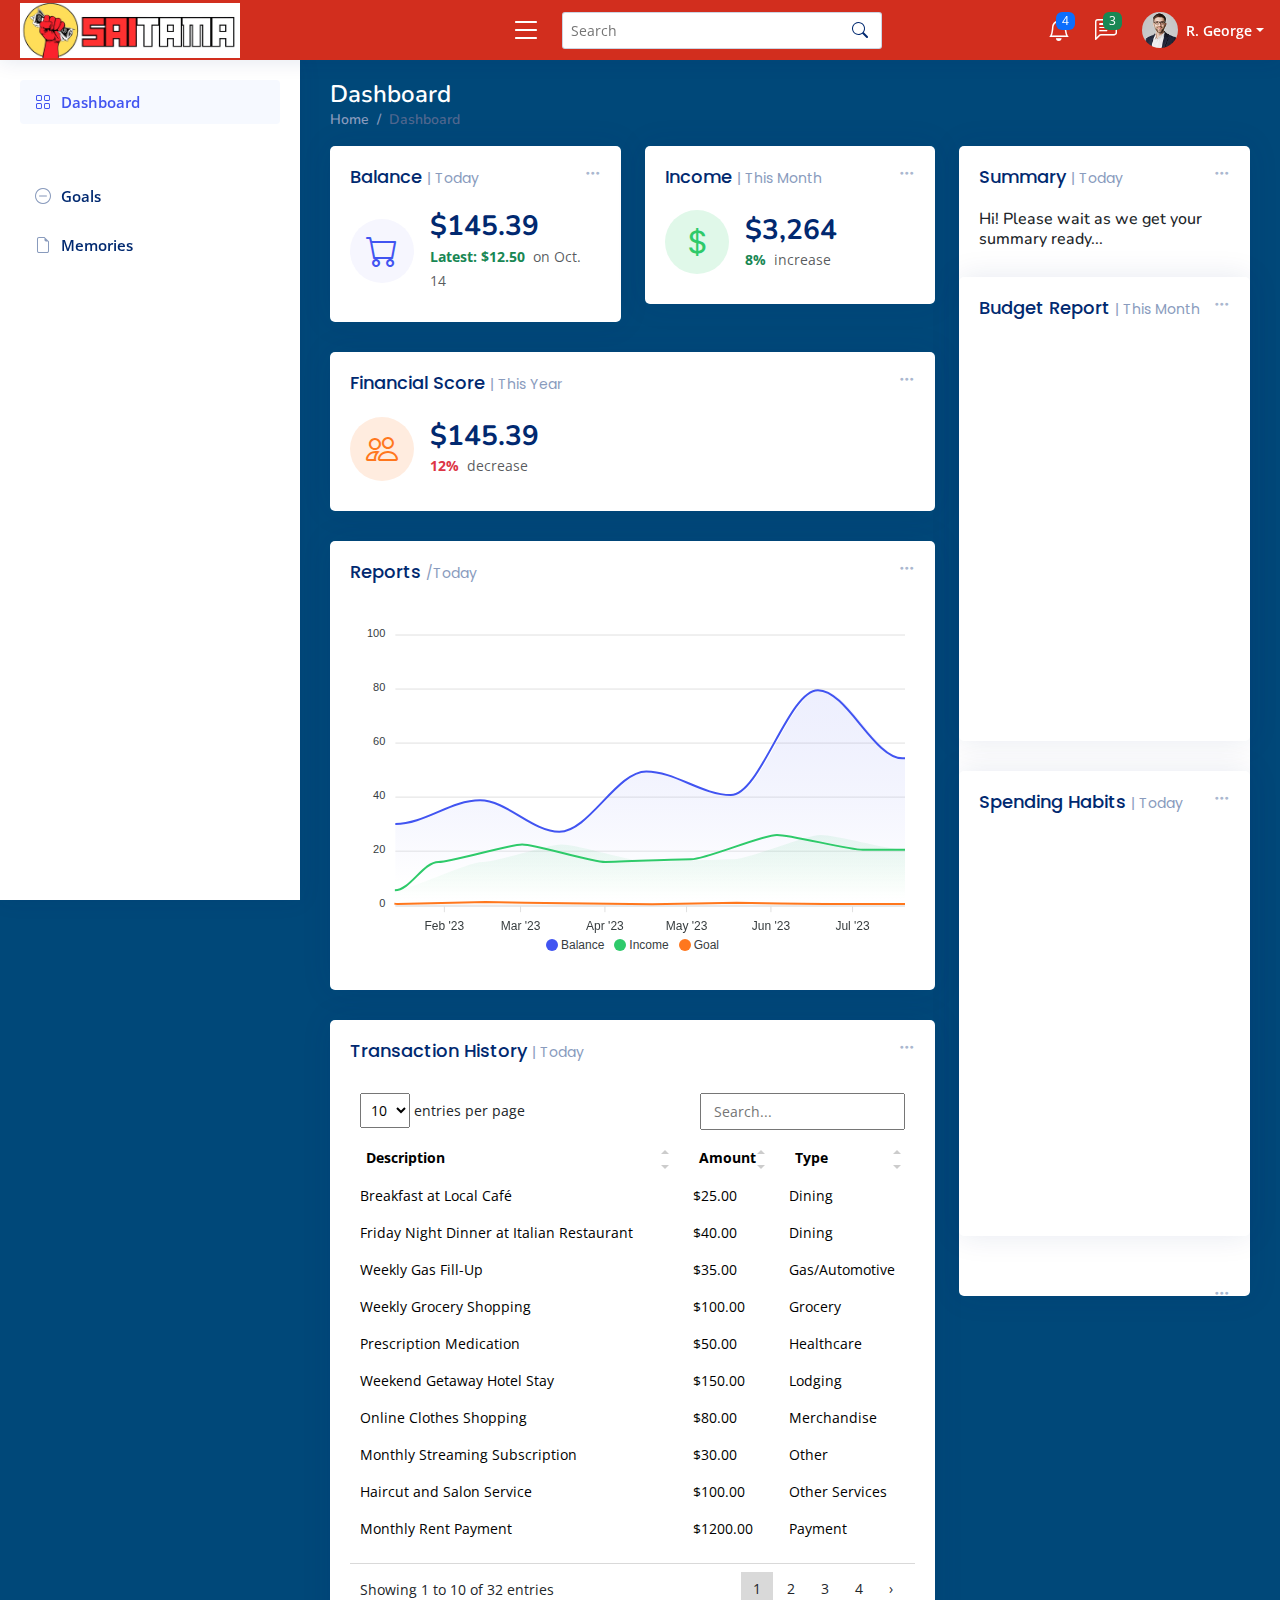
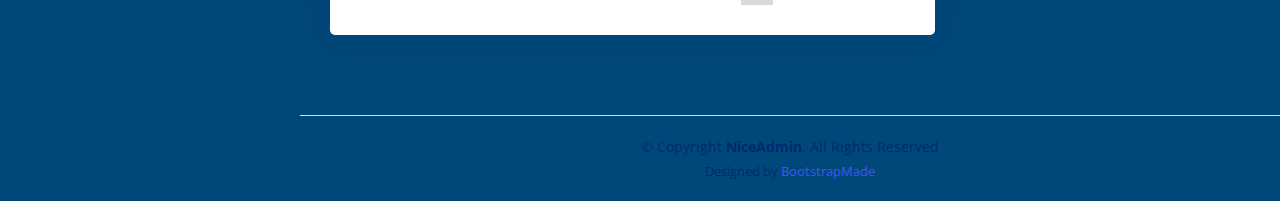
<file: index.html>
<!DOCTYPE html>
<html lang="en">
  <head>
    <meta charset="utf-8" />
    <meta content="width=device-width, initial-scale=1.0" name="viewport" />

    <title>Dashboard - NiceAdmin Bootstrap Template</title>
    <meta content="" name="description" />
    <meta content="" name="keywords" />

    <!-- Favicons -->
    <link href="assets/img/favicon.png" rel="icon" />
    <link href="assets/img/apple-touch-icon.png" rel="apple-touch-icon" />

    <!-- Google Fonts -->
    <link href="https://fonts.gstatic.com" rel="preconnect" />
    <link
      href="https://fonts.googleapis.com/css?family=Open+Sans:300,300i,400,400i,600,600i,700,700i|Nunito:300,300i,400,400i,600,600i,700,700i|Poppins:300,300i,400,400i,500,500i,600,600i,700,700i"
      rel="stylesheet"
    />

    <!-- Vendor CSS Files -->
    <link
      href="assets/vendor/bootstrap/css/bootstrap.min.css"
      rel="stylesheet"
    />
    <link
      href="assets/vendor/bootstrap-icons/bootstrap-icons.css"
      rel="stylesheet"
    />
    <link href="assets/vendor/boxicons/css/boxicons.min.css" rel="stylesheet" />
    <link href="assets/vendor/quill/quill.snow.css" rel="stylesheet" />
    <link href="assets/vendor/quill/quill.bubble.css" rel="stylesheet" />
    <link href="assets/vendor/remixicon/remixicon.css" rel="stylesheet" />
    <link href="assets/vendor/simple-datatables/style.css" rel="stylesheet" />

    <!-- Template Main CSS File -->
    <link href="assets/css/style.css" rel="stylesheet" />

    <!-- =======================================================
  * Template Name: NiceAdmin
  * Updated: Sep 18 2023 with Bootstrap v5.3.2
  * Template URL: https://bootstrapmade.com/nice-admin-bootstrap-admin-html-template/
  * Author: BootstrapMade.com
  * License: https://bootstrapmade.com/license/
  ======================================================== -->
  </head>

  <body>
    <!-- ======= Header ======= -->
    <header id="header" class="header fixed-top d-flex align-items-center">
      <div class="d-flex align-items-center justify-content-between">
        <a href="index.html" class="logo d-flex align-items-center">
          <img src="assets/img/SAITAMA Combined Logo FINAL.jpg" alt="" />
        </a>
        <i class="bi bi-list toggle-sidebar-btn"></i>
      </div>
      <!-- End Logo -->

      <div class="search-bar">
        <form
          class="search-form d-flex align-items-center"
          method="POST"
          action="#"
        >
          <input
            type="text"
            name="query"
            placeholder="Search"
            title="Enter search keyword"
          />
          <button type="submit" title="Search">
            <i class="bi bi-search"></i>
          </button>
        </form>
      </div>
      <!-- End Search Bar -->

      <nav class="header-nav ms-auto">
        <ul class="d-flex align-items-center">
          <li class="nav-item d-block d-lg-none">
            <a class="nav-link nav-icon search-bar-toggle" href="#">
              <i class="bi bi-search"></i>
            </a>
          </li>
          <!-- End Search Icon-->

          <li class="nav-item dropdown">
            <a class="nav-link nav-icon" href="#" data-bs-toggle="dropdown">
              <i class="bi bi-bell"></i>
              <span class="badge bg-primary badge-number">4</span> </a
            ><!-- End Notification Icon -->

            <ul
              class="dropdown-menu dropdown-menu-end dropdown-menu-arrow notifications"
            >
              <li class="dropdown-header">
                You have 4 new notifications
                <a href="#"
                  ><span class="badge rounded-pill bg-primary p-2 ms-2"
                    >View all</span
                  ></a
                >
              </li>
              <li>
                <hr class="dropdown-divider" />
              </li>

              <li class="notification-item">
                <i class="bi bi-exclamation-circle text-warning"></i>
                <div>
                  <h4>Lorem Ipsum</h4>
                  <p>Quae dolorem earum veritatis oditseno</p>
                  <p>30 min. ago</p>
                </div>
              </li>

              <li>
                <hr class="dropdown-divider" />
              </li>

              <li class="notification-item">
                <i class="bi bi-x-circle text-danger"></i>
                <div>
                  <h4>Atque rerum nesciunt</h4>
                  <p>Quae dolorem earum veritatis oditseno</p>
                  <p>1 hr. ago</p>
                </div>
              </li>

              <li>
                <hr class="dropdown-divider" />
              </li>

              <li class="notification-item">
                <i class="bi bi-check-circle text-success"></i>
                <div>
                  <h4>Sit rerum fuga</h4>
                  <p>Quae dolorem earum veritatis oditseno</p>
                  <p>2 hrs. ago</p>
                </div>
              </li>

              <li>
                <hr class="dropdown-divider" />
              </li>

              <li class="notification-item">
                <i class="bi bi-info-circle text-primary"></i>
                <div>
                  <h4>Dicta reprehenderit</h4>
                  <p>Quae dolorem earum veritatis oditseno</p>
                  <p>4 hrs. ago</p>
                </div>
              </li>

              <li>
                <hr class="dropdown-divider" />
              </li>
              <li class="dropdown-footer">
                <a href="#">Show all notifications</a>
              </li>
            </ul>
            <!-- End Notification Dropdown Items -->
          </li>
          <!-- End Notification Nav -->

          <li class="nav-item dropdown">
            <a class="nav-link nav-icon" href="#" data-bs-toggle="dropdown">
              <i class="bi bi-chat-left-text"></i>
              <span class="badge bg-success badge-number">3</span> </a
            ><!-- End Messages Icon -->

            <ul
              class="dropdown-menu dropdown-menu-end dropdown-menu-arrow messages"
            >
              <li class="dropdown-header">
                You have 3 new messages
                <a href="#"
                  ><span class="badge rounded-pill bg-primary p-2 ms-2"
                    >View all</span
                  ></a
                >
              </li>
              <li>
                <hr class="dropdown-divider" />
              </li>

              <li class="message-item">
                <a href="#">
                  <img
                    src="assets/img/messages-1.jpg"
                    alt=""
                    class="rounded-circle"
                  />
                  <div>
                    <h4>Maria Hudson</h4>
                    <p>
                      Velit asperiores et ducimus soluta repudiandae labore
                      officia est ut...
                    </p>
                    <p>4 hrs. ago</p>
                  </div>
                </a>
              </li>
              <li>
                <hr class="dropdown-divider" />
              </li>

              <li class="message-item">
                <a href="#">
                  <img
                    src="assets/img/messages-2.jpg"
                    alt=""
                    class="rounded-circle"
                  />
                  <div>
                    <h4>Anna Nelson</h4>
                    <p>
                      Velit asperiores et ducimus soluta repudiandae labore
                      officia est ut...
                    </p>
                    <p>6 hrs. ago</p>
                  </div>
                </a>
              </li>
              <li>
                <hr class="dropdown-divider" />
              </li>

              <li class="message-item">
                <a href="#">
                  <img
                    src="assets/img/messages-3.jpg"
                    alt=""
                    class="rounded-circle"
                  />
                  <div>
                    <h4>David Muldon</h4>
                    <p>
                      Velit asperiores et ducimus soluta repudiandae labore
                      officia est ut...
                    </p>
                    <p>8 hrs. ago</p>
                  </div>
                </a>
              </li>
              <li>
                <hr class="dropdown-divider" />
              </li>

              <li class="dropdown-footer">
                <a href="#">Show all messages</a>
              </li>
            </ul>
            <!-- End Messages Dropdown Items -->
          </li>
          <!-- End Messages Nav -->

          <li class="nav-item dropdown pe-3">
            <a
              class="nav-link nav-profile d-flex align-items-center pe-0"
              href="#"
              data-bs-toggle="dropdown"
            >
              <img
                src="assets/img/profile-img.jpg"
                alt="Profile"
                class="rounded-circle"
              />
              <span class="d-none d-md-block dropdown-toggle ps-2"
                >R. George</span
              > </a
            ><!-- End Profile Iamge Icon -->

            <ul
              class="dropdown-menu dropdown-menu-end dropdown-menu-arrow profile"
            >
              <li class="dropdown-header">
                <h6>Kevin Anderson</h6>
                <span>Web Designer</span>
              </li>
              <li>
                <hr class="dropdown-divider" />
              </li>

              <li>
                <a
                  class="dropdown-item d-flex align-items-center"
                  href="users-profile.html"
                >
                  <i class="bi bi-person"></i>
                  <span>My Profile</span>
                </a>
              </li>
              <li>
                <hr class="dropdown-divider" />
              </li>

              <li>
                <a
                  class="dropdown-item d-flex align-items-center"
                  href="users-profile.html"
                >
                  <i class="bi bi-gear"></i>
                  <span>Account Settings</span>
                </a>
              </li>
              <li>
                <hr class="dropdown-divider" />
              </li>

              <li>
                <a
                  class="dropdown-item d-flex align-items-center"
                  href="pages-faq.html"
                >
                  <i class="bi bi-question-circle"></i>
                  <span>Need Help?</span>
                </a>
              </li>
              <li>
                <hr class="dropdown-divider" />
              </li>

              <li>
                <a class="dropdown-item d-flex align-items-center" href="#">
                  <i class="bi bi-box-arrow-right"></i>
                  <span>Sign Out</span>
                </a>
              </li>
            </ul>
            <!-- End Profile Dropdown Items -->
          </li>
          <!-- End Profile Nav -->
        </ul>
      </nav>
      <!-- End Icons Navigation -->
    </header>
    <!-- End Header -->

    <!-- ======= Sidebar ======= -->
    <aside id="sidebar" class="sidebar">
      <ul class="sidebar-nav" id="sidebar-nav">
        <li class="nav-item">
          <a class="nav-link" href="index.html">
            <i class="bi bi-grid"></i>
            <span>Dashboard</span>
          </a>
        </li>
        <!-- End Dashboard Nav -->

        <li class="nav-item">
          <a
            class="nav-link collapsed"
            data-bs-target="#components-nav"
            data-bs-toggle="collapse"
            href="#"
          >

        <li class="nav-item">
          <a class="nav-link collapsed" href="goal.html">
            <i class="bi bi-dash-circle"></i>
            <span>Goals</span>
          </a>
        </li>
        <!-- End Error 404 Page Nav -->

        <li class="nav-item">
          <a class="nav-link collapsed" href="memories.html">
            <i class="bi bi-file-earmark"></i>
            <span>Memories</span>
          </a>
        </li>
        <!-- End Blank Page Nav -->
      </ul>
    </aside>
    <!-- End Sidebar-->

    <main id="main" class="main">
      <div class="pagetitle">
        <h1>Dashboard</h1>
        <nav>
          <ol class="breadcrumb">
            <li class="breadcrumb-item"><a href="index.html">Home</a></li>
            <li class="breadcrumb-item active">Dashboard</li>
          </ol>
        </nav>
      </div>
      <!-- End Page Title -->

      <section class="section dashboard">
        <div class="row">
          <!-- Left side columns -->
          <div class="col-lg-8">
            <div class="row">
              <!-- Sales Card -->
              <div class="col-xxl-4 col-md-6">
                <div class="card info-card sales-card">
                  <div class="filter">
                    <a class="icon" href="#" data-bs-toggle="dropdown"
                      ><i class="bi bi-three-dots"></i
                    ></a>
                    <ul
                      class="dropdown-menu dropdown-menu-end dropdown-menu-arrow"
                    >
                      <li class="dropdown-header text-start">
                        <h6>Filter</h6>
                      </li>

                      <li><a class="dropdown-item" href="#">Today</a></li>
                      <li><a class="dropdown-item" href="#">This Month</a></li>
                      <li><a class="dropdown-item" href="#">This Year</a></li>
                    </ul>
                  </div>

                  <div class="card-body">
                    <h5 class="card-title">Balance <span>| Today</span></h5>

                    <div class="d-flex align-items-center">
                      <div
                        class="card-icon rounded-circle d-flex align-items-center justify-content-center"
                      >
                        <i class="bi bi-cart"></i>
                      </div>
                      <div class="ps-3">
                        <h6 id="data-display">$145.39</h6>
                      <script>
                        document.addEventListener("DOMContentLoaded", () => {
                          fetch('http://127.0.0.1:5000/savings', {
                                method: 'get',
                                headers: {
                                    'Content-Type': 'application/json'
                                },
                                body: JSON.stringify()
                            }).then(response => {
                                  if (!response.ok) {
                                      throw new Error('Network response was not ok');
                                  }
                                  return response.json();
                              }).then(data => {
                                  const displayElement = document.getElementById("data-display");
                                  displayElement.textContent = data.savings.toLocaleString('en-US', { style: 'currency', currency: 'EUR' });
                                  }).catch(error => {
                                      console.log('Fetch error: ', error);
                                  });
                              });
                              </script>
                        <span class="text-success small pt-1 fw-bold"
                          >Latest: $12.50</span
                        >
                        <span class="text-muted small pt-2 ps-1"
                          >on Oct. 14</span
                        >
                      </div>
                    </div>
                  </div>
                </div>
              </div>
              <!-- End Sales Card -->

              <!-- Revenue Card -->
              <div class="col-xxl-4 col-md-6">
                <div class="card info-card revenue-card">
                  <div class="filter">
                    <a class="icon" href="#" data-bs-toggle="dropdown"
                      ><i class="bi bi-three-dots"></i
                    ></a>
                    <ul
                      class="dropdown-menu dropdown-menu-end dropdown-menu-arrow"
                    >
                      <li class="dropdown-header text-start">
                        <h6>Filter</h6>
                      </li>

                      <li><a class="dropdown-item" href="#">Today</a></li>
                      <li><a class="dropdown-item" href="#">This Month</a></li>
                      <li><a class="dropdown-item" href="#">This Year</a></li>
                    </ul>
                  </div>

                  <div class="card-body">
                    <h5 class="card-title">Income <span>| This Month</span></h5>
                    <div class="d-flex align-items-center">
                      <div
                        class="card-icon rounded-circle d-flex align-items-center justify-content-center"
                      >
                        <i class="bi bi-currency-dollar"></i>
                      </div>
                      <div class="ps-3">
                        <h6 id="data-display2">$3,264</h6>
                        <script>
                          document.addEventListener("DOMContentLoaded", () => {
                            fetch('http://127.0.0.1:5000/income', {
                                  method: 'GET',
                                  headers: {
                                      'Content-Type': 'application/json'
                                  },
                                  body: JSON.stringify()
                              }).then(response => {
                                    if (!response.ok) {
                                        throw new Error('Network response was not ok');
                                    }
                                    return response.json();
                                }).then(data => {
                                    const displayElement = document.getElementById("data-display2");
                                    displayElement.textContent = data.income.toLocaleString('en-US', { style: 'currency', currency: 'USD' });
                                    }).catch(error => {
                                        console.log('Fetch error: ', error);
                                    });
                                });
                                </script>
                        <span class="text-success small pt-1 fw-bold">8%</span>
                        <span class="text-muted small pt-2 ps-1">increase</span>
                      </div>
                    </div>
                  </div>
                </div>
              </div>
              <!-- End Revenue Card -->

              <!-- Customers Card -->
              <div class="col-xxl-4 col-xl-12">
                <div class="card info-card customers-card">
                  <div class="filter">
                    <a class="icon" href="#" data-bs-toggle="dropdown"
                      ><i class="bi bi-three-dots"></i
                    ></a>
                    <ul
                      class="dropdown-menu dropdown-menu-end dropdown-menu-arrow"
                    >
                      <li class="dropdown-header text-start">
                        <h6>Filter</h6>
                      </li>

                      <li><a class="dropdown-item" href="#">Today</a></li>
                      <li><a class="dropdown-item" href="#">This Month</a></li>
                      <li><a class="dropdown-item" href="#">This Year</a></li>
                    </ul>
                  </div>

                  <div class="card-body">
                    <h5 class="card-title">
                      Financial Score <span>| This Year</span>
                    </h5>

                    <div class="d-flex align-items-center">
                      <div
                        class="card-icon rounded-circle d-flex align-items-center justify-content-center"
                      >
                        <i class="bi bi-people"></i>
                      </div>
                      <div class="ps-3">
                        <h6 id="finscore">$145.39</h6>
                      <script>
                        document.addEventListener("DOMContentLoaded", () => {
                          fetch('http://127.0.0.1:5000/score', {
                                method: 'GET',
                                headers: {
                                    'Content-Type': 'apsplication/json'
                                },
                                body: JSON.stringify()
                            }).then(response => {
                                  if (!response.ok) {
                                      throw new Error('Network response was not ok');
                                  }
                                  return response.json();
                              }).then(data => {
                                  const displayElement = document.getElementById("finscore");
                                  displayElement.textContent = parseFloat(data.score.toFixed(2)) + "/100"; 
                                  }).catch(error => {
                                      console.log('Fetch error: ', error);
                                  });
                              });
                              </script>
                        
                        <span class="text-danger small pt-1 fw-bold">12%</span>
                        <span class="text-muted small pt-2 ps-1">decrease</span>
                      </div>
                    </div>
                  </div>
                </div>
              </div>
              <!-- End Customers Card -->

              <!-- Reports -->
              <div class="col-12">
                <div class="card">
                  <div class="filter">
                    <a class="icon" href="#" data-bs-toggle="dropdown"
                      ><i class="bi bi-three-dots"></i
                    ></a>
                    <ul
                      class="dropdown-menu dropdown-menu-end dropdown-menu-arrow"
                    >
                      <li class="dropdown-header text-start">
                        <h6>Filter</h6>
                      </li>

                      <li><a class="dropdown-item" href="#">Today</a></li>
                      <li><a class="dropdown-item" href="#">This Month</a></li>
                      <li><a class="dropdown-item" href="#">This Year</a></li>
                    </ul>
                  </div>

                  <div class="card-body">
                    <h5 class="card-title">Reports <span>/Today</span></h5>

                    <!-- Line Chart -->
                    <div id="reportsChart"></div>

                    <script>
                      document.addEventListener("DOMContentLoaded", () => {
                        new ApexCharts(
                          document.querySelector("#reportsChart"),
                          {
                            series: [
                              {
                                name: "Balance",
                                data: [31, 40, 28, 51, 42, 82, 56],
                              },
                              {
                                name: "Income",
                                data: [11, 32, 45, 32, 34, 52, 41],
                              },
                              {
                                name: "Goal",
                                data: [15, 11, 32, 18, 9, 24, 11],
                              },
                            ],
                            chart: {
                              height: 350,
                              type: "area",
                              toolbar: {
                                show: false,
                              },
                            },
                            markers: {
                              size: 4,
                            },
                            colors: ["#4154f1", "#2eca6a", "#ff771d"],
                            fill: {
                              type: "gradient",
                              gradient: {
                                shadeIntensity: 1,
                                opacityFrom: 0.3,
                                opacityTo: 0.4,
                                stops: [0, 90, 100],
                              },
                            },
                            dataLabels: {
                              enabled: false,
                            },
                            stroke: {
                              curve: "smooth",
                              width: 2,
                            },
                            xaxis: {
                              type: "datetime",
                              categories: [
                                "2023-01-14T00:00:00.000Z",
                                "2023-02-15T01:30:00.000Z",
                                "2023-03-16T02:30:00.000Z",
                                "2023-04-17T03:30:00.000Z",
                                "2023-05-18T04:30:00.000Z",
                                "2023-06-19T05:30:00.000Z",
                                "2023-07-20T06:30:00.000Z",
                              ],
                            },
                            tooltip: {
                              x: {
                                format: "MM",
                              },
                            },
                          }
                        ).render();
                      });
                    </script>
                    <!-- End Line Chart -->
                  </div>
                </div>
              </div>
              <!-- End Reports -->

              <script>
                const transactions = [
    { description: "Breakfast at Local Café", amount: "$25.00", type: "Dining" },
    { description: "Friday Night Dinner at Italian Restaurant", amount: "$40.00", type: "Dining" },
    { description: "Weekly Gas Fill-Up", amount: "$35.00", type: "Gas/Automotive" },
    { description: "Weekly Grocery Shopping", amount: "$100.00", type: "Grocery" },
    { description: "Prescription Medication", amount: "$50.00", type: "Healthcare" },
    { description: "Weekend Getaway Hotel Stay", amount: "$150.00", type: "Lodging" },
    { description: "Online Clothes Shopping", amount: "$80.00", type: "Merchandise" },
    { description: "Monthly Streaming Subscription", amount: "$30.00", type: "Other" },
    { description: "Haircut and Salon Service", amount: "$100.00", type: "Other Services" },
    { description: "Monthly Rent Payment", amount: "$1200.00", type: "Payment" },

    { description: "Coffee and Sandwich at Local Café", amount: "$12.00", type: "Dining" },
    { description: "Saturday Night Dinner at Sushi Restaurant", amount: "$50.00", type: "Dining" },
    { description: "Weekly Gas Fill-Up", amount: "$35.00", type: "Gas/Automotive" },
    { description: "Weekly Grocery Shopping", amount: "$95.00", type: "Grocery" },
    { description: "Over-the-counter Medication", amount: "$25.00", type: "Healthcare" },
    { description: "Shoes from Department Store", amount: "$60.00", type: "Merchandise" },
    { description: "Monthly Magazine Subscription", amount: "$10.00", type: "Other" },
    { description: "House Cleaning Service", amount: "$60.00", type: "Other Services" },
    { description: "Utility Bill", amount: "$100.00", type: "Payment" },

    { description: "Coffee and Muffin at Local Café", amount: "$10.00", type: "Dining" },
    { description: "Weekly Gas Fill-Up", amount: "$40.00", type: "Gas/Automotive" },
    { description: "Weekly Grocery Shopping", amount: "$110.00", type: "Grocery" },
    { description: "Hotel for Friend's Wedding", amount: "$180.00", type: "Lodging" },
    { description: "Book from Local Bookstore", amount: "$20.00", type: "Merchandise" },
    { description: "Manicure and Pedicure", amount: "$50.00", type: "Other Services" },
    { description: "Cell Phone Bill", amount: "$50.00", type: "Payment" },

    { description: "Salad and Juice at Health Food Restaurant", amount: "$15.00", type: "Dining" },
    { description: "Weekly Gas Fill-Up", amount: "$38.00", type: "Gas/Automotive" },
    { description: "Weekly Grocery Shopping", amount: "$85.00", type: "Grocery" },
    { description: "Kitchen Appliance from Online Store", amount: "$40.00", type: "Merchandise" },
    { description: "Monthly Music Streaming Subscription", amount: "$15.00", type: "Other" },
    { description: "Internet Bill", amount: "$60.00", type: "Payment" }
];          
                function renderTransactions() {
                    let tbody = document.getElementById("transaction-table-body");
              
                    tbody.innerHTML = ""; // clear any previous data
            
                    transactions.forEach(transaction => {
                        const tr = `<tr>
                                        <td>${transaction.description}</td>
                                        <td>${transaction.amount}</td>
                                        <td>${transaction.type}</td>
                                    </tr>`;
                        tbody.innerHTML += tr;
                    });
                }
            
            </script>
              <!-- Recent Sales -->
              <div class="col-12">
                <div class="card recent-sales overflow-auto">
                  <div class="filter">
                    <a class="icon" href="#" data-bs-toggle="dropdown"
                      ><i class="bi bi-three-dots"></i
                    ></a>
                    <ul
                      class="dropdown-menu dropdown-menu-end dropdown-menu-arrow"
                    >
                      <li class="dropdown-header text-start">
                        <h6>Filter</h6>
                      </li>

                      <li><a class="dropdown-item" href="#">Today</a></li>
                      <li><a class="dropdown-item" href="#">This Month</a></li>
                      <li><a class="dropdown-item" href="#">This Year</a></li>
                    </ul>
                  </div>

                  <div class="card-body">
                    <h5 class="card-title">
                      Transaction History <span>| Today</span>
                    </h5>

                    <table class="table table-borderless datatable">
                      <thead>
                        <tr>
                          <th scope="col">Description</th>
                          <th scope="col">Amount</th>
                          <th scope="col">Type</th>
                        </tr>
                      </thead>
                      <tbody id="transaction-table-body">
                        <script>renderTransactions()</script>
                      </tbody>
                    </table>
                  </div>
                </div>
              </div>
              
              <!-- End Recent Sales -->

              <!-- Top Selling -->
              <div class="col-12">
                <div class="card top-selling overflow-auto">
                  <div class="filter">
                    <a class="icon" href="#" data-bs-toggle="dropdown"
                      ><i class="bi bi-three-dots"></i
                    ></a>
                    <ul
                      class="dropdown-menu dropdown-menu-end dropdown-menu-arrow"
                    >
                      <li class="dropdown-header text-start">
                        <h6>Filter</h6>
                      </li>

                      <li><a class="dropdown-item" href="#">Today</a></li>
                      <li><a class="dropdown-item" href="#">This Month</a></li>
                      <li><a class="dropdown-item" href="#">This Year</a></li>
                    </ul>
                  </div>
                </div>
              </div>
              <!-- End Top Selling -->
            </div>
          </div>
          <!-- End Left side columns -->

          <!-- Right side columns -->
          <div class="col-lg-4">
            <!-- Recent Activity -->
            <div class="card">
              <div class="filter">
                <a class="icon" href="#" data-bs-toggle="dropdown"
                  ><i class="bi bi-three-dots"></i
                ></a>
                <ul class="dropdown-menu dropdown-menu-end dropdown-menu-arrow">
                  <li class="dropdown-header text-start">
                    <h6>Filter</h6>
                  </li>

                  <li><a class="dropdown-item" href="#">Today</a></li>
                  <li><a class="dropdown-item" href="#">This Month</a></li>
                  <li><a class="dropdown-item" href="#">This Year</a></li>
                </ul>
              </div>

              <div class="card-body">
                <h5 class="card-title">Summary <span>| Today</span></h5>
                <h6 id="sum">Hi! Please wait as we get your summary ready...</h6>
                      <script>
                        document.addEventListener("DOMContentLoaded", () => {
                          fetch('http://127.0.0.1:5000/gpt', {
                                method: 'GET',
                                headers: {
                                    'Content-Type': 'application/json'
                                },
                                body: JSON.stringify()
                            }).then(response => {
                                  if (!response.ok) {
                                      throw new Error('Network response was not ok');
                                  }
                                  return response.json();
                              }).then(data => {
                                  const displayElement = document.getElementById("sum");
                                  displayElement.textContent = data.message;
                                  }).catch(error => {
                                      console.log('Fetch error: ', error);
                                  });
                              });
                              </script>
            </div>
            <!-- End Recent Activity -->

            <!-- Budget Report -->
            <div class="card">
              <div class="filter">
                <a class="icon" href="#" data-bs-toggle="dropdown"
                  ><i class="bi bi-three-dots"></i
                ></a>
                <ul class="dropdown-menu dropdown-menu-end dropdown-menu-arrow">
                  <li class="dropdown-header text-start">
                    <h6>Filter</h6>
                  </li>

                  <li><a class="dropdown-item" href="#">Today</a></li>
                  <li><a class="dropdown-item" href="#">This Month</a></li>
                  <li><a class="dropdown-item" href="#">This Year</a></li>
                </ul>
              </div>

              <div class="card-body pb-0">
                <h5 class="card-title">
                  Budget Report <span>| This Month</span>
                </h5>

                <div
                  id="budgetChart"
                  style="min-height: 400px"
                  class="echart"
                ></div>

                <script>
                  document.addEventListener("DOMContentLoaded", () => {
                    fetch('http://127.0.0.1:5000/EA', {
                                method: 'GET',
                                headers: {
                                    'Content-Type': 'application/json'
                                },
                                body: JSON.stringify()
                            }).then(response => {
                                  if (!response.ok) {
                                      throw new Error('Network response was not ok');
                                  }
                                  return response.json();
                              }).then(data => {echarts
                      .init(document.querySelector("#budgetChart"))
                      .setOption({
                        legend: {
                          data: ["Expected Spending", "Actual Spending"],
                        },
                        radar: {
                          // shape: 'circle',
                          indicator: [
                            {
                              name: "Wants",
                              max: data.income * 0.3,
                            },
                            {
                              name: "Situational",
                              max: data.income * 0.25,
                            },
                            {
                              name: "Needs",
                              max: data.income * 0.85,
                            },
                          ],
                        },
                        series: [
                          {
                            name: "Budget vs spending",
                            type: "radar",
                            data: [
                              {
                                value: [data.wants, data.situational, data.needs],
                                name: "Actual Spending",
                              },
                              {
                                value: [
                                  data.e_wants, data.e_situational, data.e_needs
                                ],
                                name: "Expected Spending",
                              },
                            ],
                          },
                        ],
                      });
                  });
                });
                </script>
              </div>
            </div>
            <!-- End Budget Report -->

            <!-- Website Traffic -->
            <div class="card">
              <div class="filter">
                <a class="icon" href="#" data-bs-toggle="dropdown"
                  ><i class="bi bi-three-dots"></i
                ></a>
                <ul class="dropdown-menu dropdown-menu-end dropdown-menu-arrow">
                  <li class="dropdown-header text-start">
                    <h6>Filter</h6>
                  </li>

                  <li><a class="dropdown-item" href="#">Today</a></li>
                  <li><a class="dropdown-item" href="#">This Month</a></li>
                  <li><a class="dropdown-item" href="#">This Year</a></li>
                </ul>
              </div>

              <div class="card-body pb-0">
                <h5 class="card-title">Spending Habits <span>| Today</span></h5>

                <div
                  id="trafficChart"
                  style="min-height: 400px"
                  class="echart"
                ></div>

                <script>
                  document.addEventListener("DOMContentLoaded", () => {
                    fetch('http://127.0.0.1:5000/transactions', {
                                method: 'GET',
                                headers: {
                                    'Content-Type': 'application/json'
                                },
                                body: JSON.stringify()
                            }).then(response => {
                                  if (!response.ok) {
                                      throw new Error('Network response was not ok');
                                  }
                                  return response.json();
                              }).then(data => {
                    echarts
                      .init(document.querySelector("#trafficChart"))
                      .setOption({
                        tooltip: {
                          trigger: "item",
                        },
                        legend: {
                          top: "5%",
                          left: "center",
                        },
                        series: [
                          {
                            name: "Access From",
                            type: "pie",
                            radius: ["40%", "70%"],
                            avoidLabelOverlap: false,
                            label: {
                              show: false,
                              position: "center",
                            },
                            emphasis: {
                              label: {
                                show: true,
                                fontSize: "18",
                                fontWeight: "bold",
                              },
                            },
                            labelLine: {
                              show: false,
                            },
                            data: [
                              {
                                value: Math.round(data.needs * 100),
                                name: "Needs",
                              },
                              {
                                value: Math.round(data.wants * 100),
                                name: "Wants",
                              },
                              {
                                value: Math.round(data.situational * 100),
                                name: "Situational",
                              },
                            ],
                          },
                        ],
                      });
                    });
                  });
                </script>
              </div>
            </div>
            <!-- End Website Traffic -->

            <!-- News & Updates Traffic -->
            <div class="card">
              <div class="filter">
                <a class="icon" href="#" data-bs-toggle="dropdown"
                  ><i class="bi bi-three-dots"></i
                ></a>
                <ul class="dropdown-menu dropdown-menu-end dropdown-menu-arrow">
                  <li class="dropdown-header text-start">
                    <h6>Filter</h6>
                  </li>

                  <li><a class="dropdown-item" href="#">Today</a></li>
                  <li><a class="dropdown-item" href="#">This Month</a></li>
                  <li><a class="dropdown-item" href="#">This Year</a></li>
                </ul>
              </div>
            </div>
            <!-- End News & Updates -->
          </div>
          <!-- End Right side columns -->
        </div>
      </section>
    </main>
    <!-- End #main -->

    <!-- ======= Footer ======= -->
    <footer id="footer" class="footer">
      <div class="copyright">
        &copy; Copyright <strong><span>NiceAdmin</span></strong
        >. All Rights Reserved
      </div>
      <div class="credits">
        <!-- All the links in the footer should remain intact. -->
        <!-- You can delete the links only if you purchased the pro version. -->
        <!-- Licensing information: https://bootstrapmade.com/license/ -->
        <!-- Purchase the pro version with working PHP/AJAX contact form: https://bootstrapmade.com/nice-admin-bootstrap-admin-html-template/ -->
        Designed by <a href="https://bootstrapmade.com/">BootstrapMade</a>
      </div>
    </footer>
    <!-- End Footer -->

    <a
      href="#"
      class="back-to-top d-flex align-items-center justify-content-center"
      ><i class="bi bi-arrow-up-short"></i
    ></a>

    <!-- Vendor JS Files -->
    <script src="assets/vendor/apexcharts/apexcharts.min.js"></script>
    <script src="assets/vendor/bootstrap/js/bootstrap.bundle.min.js"></script>
    <script src="assets/vendor/chart.js/chart.umd.js"></script>
    <script src="assets/vendor/echarts/echarts.min.js"></script>
    <script src="assets/vendor/quill/quill.min.js"></script>
    <script src="assets/vendor/simple-datatables/simple-datatables.js"></script>
    <script src="assets/vendor/tinymce/tinymce.min.js"></script>
    <script src="assets/vendor/php-email-form/validate.js"></script>

    <!-- Template Main JS File -->
    <script src="assets/js/main.js"></script>
  </body>
</html>
</file>
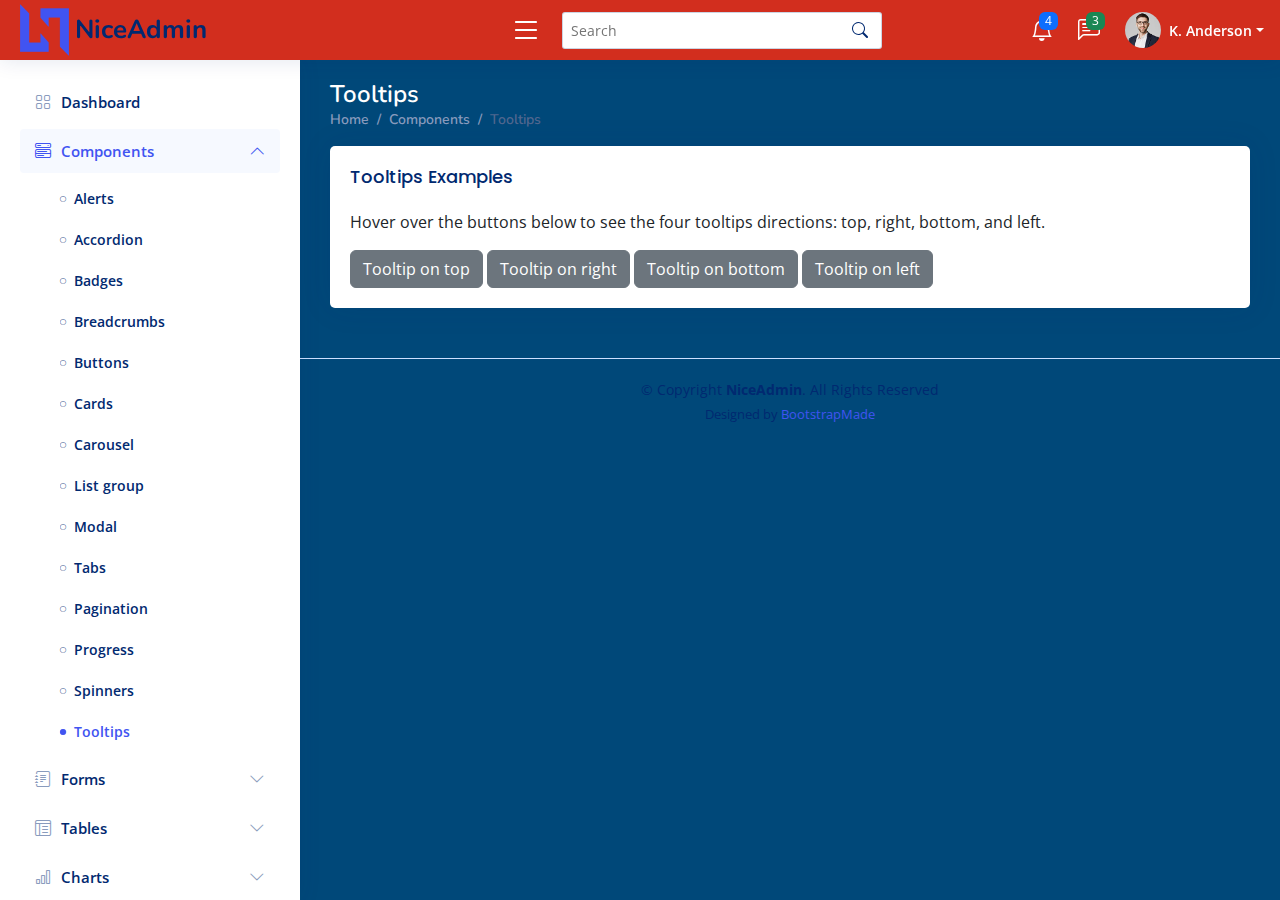
<file: components-tooltips.html>
<!DOCTYPE html>
<html lang="en">

<head>
  <meta charset="utf-8">
  <meta content="width=device-width, initial-scale=1.0" name="viewport">

  <title>Components / Tooltips - NiceAdmin Bootstrap Template</title>
  <meta content="" name="description">
  <meta content="" name="keywords">

  <!-- Favicons -->
  <link href="assets/img/favicon.png" rel="icon">
  <link href="assets/img/apple-touch-icon.png" rel="apple-touch-icon">

  <!-- Google Fonts -->
  <link href="https://fonts.gstatic.com" rel="preconnect">
  <link href="https://fonts.googleapis.com/css?family=Open+Sans:300,300i,400,400i,600,600i,700,700i|Nunito:300,300i,400,400i,600,600i,700,700i|Poppins:300,300i,400,400i,500,500i,600,600i,700,700i" rel="stylesheet">

  <!-- Vendor CSS Files -->
  <link href="assets/vendor/bootstrap/css/bootstrap.min.css" rel="stylesheet">
  <link href="assets/vendor/bootstrap-icons/bootstrap-icons.css" rel="stylesheet">
  <link href="assets/vendor/boxicons/css/boxicons.min.css" rel="stylesheet">
  <link href="assets/vendor/quill/quill.snow.css" rel="stylesheet">
  <link href="assets/vendor/quill/quill.bubble.css" rel="stylesheet">
  <link href="assets/vendor/remixicon/remixicon.css" rel="stylesheet">
  <link href="assets/vendor/simple-datatables/style.css" rel="stylesheet">

  <!-- Template Main CSS File -->
  <link href="assets/css/style.css" rel="stylesheet">

  <!-- =======================================================
  * Template Name: NiceAdmin
  * Updated: Sep 18 2023 with Bootstrap v5.3.2
  * Template URL: https://bootstrapmade.com/nice-admin-bootstrap-admin-html-template/
  * Author: BootstrapMade.com
  * License: https://bootstrapmade.com/license/
  ======================================================== -->
</head>

<body>

  <!-- ======= Header ======= -->
  <header id="header" class="header fixed-top d-flex align-items-center">

    <div class="d-flex align-items-center justify-content-between">
      <a href="index.html" class="logo d-flex align-items-center">
        <img src="assets/img/logo.png" alt="">
        <span class="d-none d-lg-block">NiceAdmin</span>
      </a>
      <i class="bi bi-list toggle-sidebar-btn"></i>
    </div><!-- End Logo -->

    <div class="search-bar">
      <form class="search-form d-flex align-items-center" method="POST" action="#">
        <input type="text" name="query" placeholder="Search" title="Enter search keyword">
        <button type="submit" title="Search"><i class="bi bi-search"></i></button>
      </form>
    </div><!-- End Search Bar -->

    <nav class="header-nav ms-auto">
      <ul class="d-flex align-items-center">

        <li class="nav-item d-block d-lg-none">
          <a class="nav-link nav-icon search-bar-toggle " href="#">
            <i class="bi bi-search"></i>
          </a>
        </li><!-- End Search Icon-->

        <li class="nav-item dropdown">

          <a class="nav-link nav-icon" href="#" data-bs-toggle="dropdown">
            <i class="bi bi-bell"></i>
            <span class="badge bg-primary badge-number">4</span>
          </a><!-- End Notification Icon -->

          <ul class="dropdown-menu dropdown-menu-end dropdown-menu-arrow notifications">
            <li class="dropdown-header">
              You have 4 new notifications
              <a href="#"><span class="badge rounded-pill bg-primary p-2 ms-2">View all</span></a>
            </li>
            <li>
              <hr class="dropdown-divider">
            </li>

            <li class="notification-item">
              <i class="bi bi-exclamation-circle text-warning"></i>
              <div>
                <h4>Lorem Ipsum</h4>
                <p>Quae dolorem earum veritatis oditseno</p>
                <p>30 min. ago</p>
              </div>
            </li>

            <li>
              <hr class="dropdown-divider">
            </li>

            <li class="notification-item">
              <i class="bi bi-x-circle text-danger"></i>
              <div>
                <h4>Atque rerum nesciunt</h4>
                <p>Quae dolorem earum veritatis oditseno</p>
                <p>1 hr. ago</p>
              </div>
            </li>

            <li>
              <hr class="dropdown-divider">
            </li>

            <li class="notification-item">
              <i class="bi bi-check-circle text-success"></i>
              <div>
                <h4>Sit rerum fuga</h4>
                <p>Quae dolorem earum veritatis oditseno</p>
                <p>2 hrs. ago</p>
              </div>
            </li>

            <li>
              <hr class="dropdown-divider">
            </li>

            <li class="notification-item">
              <i class="bi bi-info-circle text-primary"></i>
              <div>
                <h4>Dicta reprehenderit</h4>
                <p>Quae dolorem earum veritatis oditseno</p>
                <p>4 hrs. ago</p>
              </div>
            </li>

            <li>
              <hr class="dropdown-divider">
            </li>
            <li class="dropdown-footer">
              <a href="#">Show all notifications</a>
            </li>

          </ul><!-- End Notification Dropdown Items -->

        </li><!-- End Notification Nav -->

        <li class="nav-item dropdown">

          <a class="nav-link nav-icon" href="#" data-bs-toggle="dropdown">
            <i class="bi bi-chat-left-text"></i>
            <span class="badge bg-success badge-number">3</span>
          </a><!-- End Messages Icon -->

          <ul class="dropdown-menu dropdown-menu-end dropdown-menu-arrow messages">
            <li class="dropdown-header">
              You have 3 new messages
              <a href="#"><span class="badge rounded-pill bg-primary p-2 ms-2">View all</span></a>
            </li>
            <li>
              <hr class="dropdown-divider">
            </li>

            <li class="message-item">
              <a href="#">
                <img src="assets/img/messages-1.jpg" alt="" class="rounded-circle">
                <div>
                  <h4>Maria Hudson</h4>
                  <p>Velit asperiores et ducimus soluta repudiandae labore officia est ut...</p>
                  <p>4 hrs. ago</p>
                </div>
              </a>
            </li>
            <li>
              <hr class="dropdown-divider">
            </li>

            <li class="message-item">
              <a href="#">
                <img src="assets/img/messages-2.jpg" alt="" class="rounded-circle">
                <div>
                  <h4>Anna Nelson</h4>
                  <p>Velit asperiores et ducimus soluta repudiandae labore officia est ut...</p>
                  <p>6 hrs. ago</p>
                </div>
              </a>
            </li>
            <li>
              <hr class="dropdown-divider">
            </li>

            <li class="message-item">
              <a href="#">
                <img src="assets/img/messages-3.jpg" alt="" class="rounded-circle">
                <div>
                  <h4>David Muldon</h4>
                  <p>Velit asperiores et ducimus soluta repudiandae labore officia est ut...</p>
                  <p>8 hrs. ago</p>
                </div>
              </a>
            </li>
            <li>
              <hr class="dropdown-divider">
            </li>

            <li class="dropdown-footer">
              <a href="#">Show all messages</a>
            </li>

          </ul><!-- End Messages Dropdown Items -->

        </li><!-- End Messages Nav -->

        <li class="nav-item dropdown pe-3">

          <a class="nav-link nav-profile d-flex align-items-center pe-0" href="#" data-bs-toggle="dropdown">
            <img src="assets/img/profile-img.jpg" alt="Profile" class="rounded-circle">
            <span class="d-none d-md-block dropdown-toggle ps-2">K. Anderson</span>
          </a><!-- End Profile Iamge Icon -->

          <ul class="dropdown-menu dropdown-menu-end dropdown-menu-arrow profile">
            <li class="dropdown-header">
              <h6>Kevin Anderson</h6>
              <span>Web Designer</span>
            </li>
            <li>
              <hr class="dropdown-divider">
            </li>

            <li>
              <a class="dropdown-item d-flex align-items-center" href="users-profile.html">
                <i class="bi bi-person"></i>
                <span>My Profile</span>
              </a>
            </li>
            <li>
              <hr class="dropdown-divider">
            </li>

            <li>
              <a class="dropdown-item d-flex align-items-center" href="users-profile.html">
                <i class="bi bi-gear"></i>
                <span>Account Settings</span>
              </a>
            </li>
            <li>
              <hr class="dropdown-divider">
            </li>

            <li>
              <a class="dropdown-item d-flex align-items-center" href="pages-faq.html">
                <i class="bi bi-question-circle"></i>
                <span>Need Help?</span>
              </a>
            </li>
            <li>
              <hr class="dropdown-divider">
            </li>

            <li>
              <a class="dropdown-item d-flex align-items-center" href="#">
                <i class="bi bi-box-arrow-right"></i>
                <span>Sign Out</span>
              </a>
            </li>

          </ul><!-- End Profile Dropdown Items -->
        </li><!-- End Profile Nav -->

      </ul>
    </nav><!-- End Icons Navigation -->

  </header><!-- End Header -->

  <!-- ======= Sidebar ======= -->
  <aside id="sidebar" class="sidebar">

    <ul class="sidebar-nav" id="sidebar-nav">

      <li class="nav-item">
        <a class="nav-link collapsed" href="index.html">
          <i class="bi bi-grid"></i>
          <span>Dashboard</span>
        </a>
      </li><!-- End Dashboard Nav -->

      <li class="nav-item">
        <a class="nav-link " data-bs-target="#components-nav" data-bs-toggle="collapse" href="#">
          <i class="bi bi-menu-button-wide"></i><span>Components</span><i class="bi bi-chevron-down ms-auto"></i>
        </a>
        <ul id="components-nav" class="nav-content collapse show" data-bs-parent="#sidebar-nav">
          <li>
            <a href="components-alerts.html">
              <i class="bi bi-circle"></i><span>Alerts</span>
            </a>
          </li>
          <li>
            <a href="components-accordion.html">
              <i class="bi bi-circle"></i><span>Accordion</span>
            </a>
          </li>
          <li>
            <a href="components-badges.html">
              <i class="bi bi-circle"></i><span>Badges</span>
            </a>
          </li>
          <li>
            <a href="components-breadcrumbs.html">
              <i class="bi bi-circle"></i><span>Breadcrumbs</span>
            </a>
          </li>
          <li>
            <a href="components-buttons.html">
              <i class="bi bi-circle"></i><span>Buttons</span>
            </a>
          </li>
          <li>
            <a href="components-cards.html">
              <i class="bi bi-circle"></i><span>Cards</span>
            </a>
          </li>
          <li>
            <a href="components-carousel.html">
              <i class="bi bi-circle"></i><span>Carousel</span>
            </a>
          </li>
          <li>
            <a href="components-list-group.html">
              <i class="bi bi-circle"></i><span>List group</span>
            </a>
          </li>
          <li>
            <a href="components-modal.html">
              <i class="bi bi-circle"></i><span>Modal</span>
            </a>
          </li>
          <li>
            <a href="components-tabs.html">
              <i class="bi bi-circle"></i><span>Tabs</span>
            </a>
          </li>
          <li>
            <a href="components-pagination.html">
              <i class="bi bi-circle"></i><span>Pagination</span>
            </a>
          </li>
          <li>
            <a href="components-progress.html">
              <i class="bi bi-circle"></i><span>Progress</span>
            </a>
          </li>
          <li>
            <a href="components-spinners.html">
              <i class="bi bi-circle"></i><span>Spinners</span>
            </a>
          </li>
          <li>
            <a href="components-tooltips.html" class="active">
              <i class="bi bi-circle"></i><span>Tooltips</span>
            </a>
          </li>
        </ul>
      </li><!-- End Components Nav -->

      <li class="nav-item">
        <a class="nav-link collapsed" data-bs-target="#forms-nav" data-bs-toggle="collapse" href="#">
          <i class="bi bi-journal-text"></i><span>Forms</span><i class="bi bi-chevron-down ms-auto"></i>
        </a>
        <ul id="forms-nav" class="nav-content collapse " data-bs-parent="#sidebar-nav">
          <li>
            <a href="forms-elements.html">
              <i class="bi bi-circle"></i><span>Form Elements</span>
            </a>
          </li>
          <li>
            <a href="forms-layouts.html">
              <i class="bi bi-circle"></i><span>Form Layouts</span>
            </a>
          </li>
          <li>
            <a href="forms-editors.html">
              <i class="bi bi-circle"></i><span>Form Editors</span>
            </a>
          </li>
          <li>
            <a href="forms-validation.html">
              <i class="bi bi-circle"></i><span>Form Validation</span>
            </a>
          </li>
        </ul>
      </li><!-- End Forms Nav -->

      <li class="nav-item">
        <a class="nav-link collapsed" data-bs-target="#tables-nav" data-bs-toggle="collapse" href="#">
          <i class="bi bi-layout-text-window-reverse"></i><span>Tables</span><i class="bi bi-chevron-down ms-auto"></i>
        </a>
        <ul id="tables-nav" class="nav-content collapse " data-bs-parent="#sidebar-nav">
          <li>
            <a href="tables-general.html">
              <i class="bi bi-circle"></i><span>General Tables</span>
            </a>
          </li>
          <li>
            <a href="tables-data.html">
              <i class="bi bi-circle"></i><span>Data Tables</span>
            </a>
          </li>
        </ul>
      </li><!-- End Tables Nav -->

      <li class="nav-item">
        <a class="nav-link collapsed" data-bs-target="#charts-nav" data-bs-toggle="collapse" href="#">
          <i class="bi bi-bar-chart"></i><span>Charts</span><i class="bi bi-chevron-down ms-auto"></i>
        </a>
        <ul id="charts-nav" class="nav-content collapse " data-bs-parent="#sidebar-nav">
          <li>
            <a href="charts-chartjs.html">
              <i class="bi bi-circle"></i><span>Chart.js</span>
            </a>
          </li>
          <li>
            <a href="charts-apexcharts.html">
              <i class="bi bi-circle"></i><span>ApexCharts</span>
            </a>
          </li>
          <li>
            <a href="charts-echarts.html">
              <i class="bi bi-circle"></i><span>ECharts</span>
            </a>
          </li>
        </ul>
      </li><!-- End Charts Nav -->

      <li class="nav-item">
        <a class="nav-link collapsed" data-bs-target="#icons-nav" data-bs-toggle="collapse" href="#">
          <i class="bi bi-gem"></i><span>Icons</span><i class="bi bi-chevron-down ms-auto"></i>
        </a>
        <ul id="icons-nav" class="nav-content collapse " data-bs-parent="#sidebar-nav">
          <li>
            <a href="icons-bootstrap.html">
              <i class="bi bi-circle"></i><span>Bootstrap Icons</span>
            </a>
          </li>
          <li>
            <a href="icons-remix.html">
              <i class="bi bi-circle"></i><span>Remix Icons</span>
            </a>
          </li>
          <li>
            <a href="icons-boxicons.html">
              <i class="bi bi-circle"></i><span>Boxicons</span>
            </a>
          </li>
        </ul>
      </li><!-- End Icons Nav -->

      <li class="nav-heading">Pages</li>

      <li class="nav-item">
        <a class="nav-link collapsed" href="users-profile.html">
          <i class="bi bi-person"></i>
          <span>Profile</span>
        </a>
      </li><!-- End Profile Page Nav -->

      <li class="nav-item">
        <a class="nav-link collapsed" href="pages-faq.html">
          <i class="bi bi-question-circle"></i>
          <span>F.A.Q</span>
        </a>
      </li><!-- End F.A.Q Page Nav -->

      <li class="nav-item">
        <a class="nav-link collapsed" href="pages-contact.html">
          <i class="bi bi-envelope"></i>
          <span>Contact</span>
        </a>
      </li><!-- End Contact Page Nav -->

      <li class="nav-item">
        <a class="nav-link collapsed" href="pages-register.html">
          <i class="bi bi-card-list"></i>
          <span>Register</span>
        </a>
      </li><!-- End Register Page Nav -->

      <li class="nav-item">
        <a class="nav-link collapsed" href="pages-login.html">
          <i class="bi bi-box-arrow-in-right"></i>
          <span>Login</span>
        </a>
      </li><!-- End Login Page Nav -->

      <li class="nav-item">
        <a class="nav-link collapsed" href="pages-error-404.html">
          <i class="bi bi-dash-circle"></i>
          <span>Error 404</span>
        </a>
      </li><!-- End Error 404 Page Nav -->

      <li class="nav-item">
        <a class="nav-link collapsed" href="pages-blank.html">
          <i class="bi bi-file-earmark"></i>
          <span>Blank</span>
        </a>
      </li><!-- End Blank Page Nav -->

    </ul>

  </aside><!-- End Sidebar-->

  <main id="main" class="main">

    <div class="pagetitle">
      <h1>Tooltips</h1>
      <nav>
        <ol class="breadcrumb">
          <li class="breadcrumb-item"><a href="index.html">Home</a></li>
          <li class="breadcrumb-item">Components</li>
          <li class="breadcrumb-item active">Tooltips</li>
        </ol>
      </nav>
    </div><!-- End Page Title -->

    <section class="section">
      <div class="row">
        <div class="col-lg-12">

          <div class="card">
            <div class="card-body">
              <h5 class="card-title">Tooltips Examples</h5>
              <p>Hover over the buttons below to see the four tooltips directions: top, right, bottom, and left. </p>

              <!-- Tooltips Examples -->
              <button type="button" class="btn btn-secondary" data-bs-toggle="tooltip" data-bs-placement="top" title="Tooltip on top">
                Tooltip on top
              </button>
              <button type="button" class="btn btn-secondary" data-bs-toggle="tooltip" data-bs-placement="right" title="Tooltip on right">
                Tooltip on right
              </button>
              <button type="button" class="btn btn-secondary" data-bs-toggle="tooltip" data-bs-placement="bottom" title="Tooltip on bottom">
                Tooltip on bottom
              </button>
              <button type="button" class="btn btn-secondary" data-bs-toggle="tooltip" data-bs-placement="left" title="Tooltip on left">
                Tooltip on left
              </button>
              <!-- End Tooltips Examples -->

            </div>
          </div>

        </div>

      </div>
    </section>

  </main><!-- End #main -->

  <!-- ======= Footer ======= -->
  <footer id="footer" class="footer">
    <div class="copyright">
      &copy; Copyright <strong><span>NiceAdmin</span></strong>. All Rights Reserved
    </div>
    <div class="credits">
      <!-- All the links in the footer should remain intact. -->
      <!-- You can delete the links only if you purchased the pro version. -->
      <!-- Licensing information: https://bootstrapmade.com/license/ -->
      <!-- Purchase the pro version with working PHP/AJAX contact form: https://bootstrapmade.com/nice-admin-bootstrap-admin-html-template/ -->
      Designed by <a href="https://bootstrapmade.com/">BootstrapMade</a>
    </div>
  </footer><!-- End Footer -->

  <a href="#" class="back-to-top d-flex align-items-center justify-content-center"><i class="bi bi-arrow-up-short"></i></a>

  <!-- Vendor JS Files -->
  <script src="assets/vendor/apexcharts/apexcharts.min.js"></script>
  <script src="assets/vendor/bootstrap/js/bootstrap.bundle.min.js"></script>
  <script src="assets/vendor/chart.js/chart.umd.js"></script>
  <script src="assets/vendor/echarts/echarts.min.js"></script>
  <script src="assets/vendor/quill/quill.min.js"></script>
  <script src="assets/vendor/simple-datatables/simple-datatables.js"></script>
  <script src="assets/vendor/tinymce/tinymce.min.js"></script>
  <script src="assets/vendor/php-email-form/validate.js"></script>

  <!-- Template Main JS File -->
  <script src="assets/js/main.js"></script>

</body>

</html>
</file>
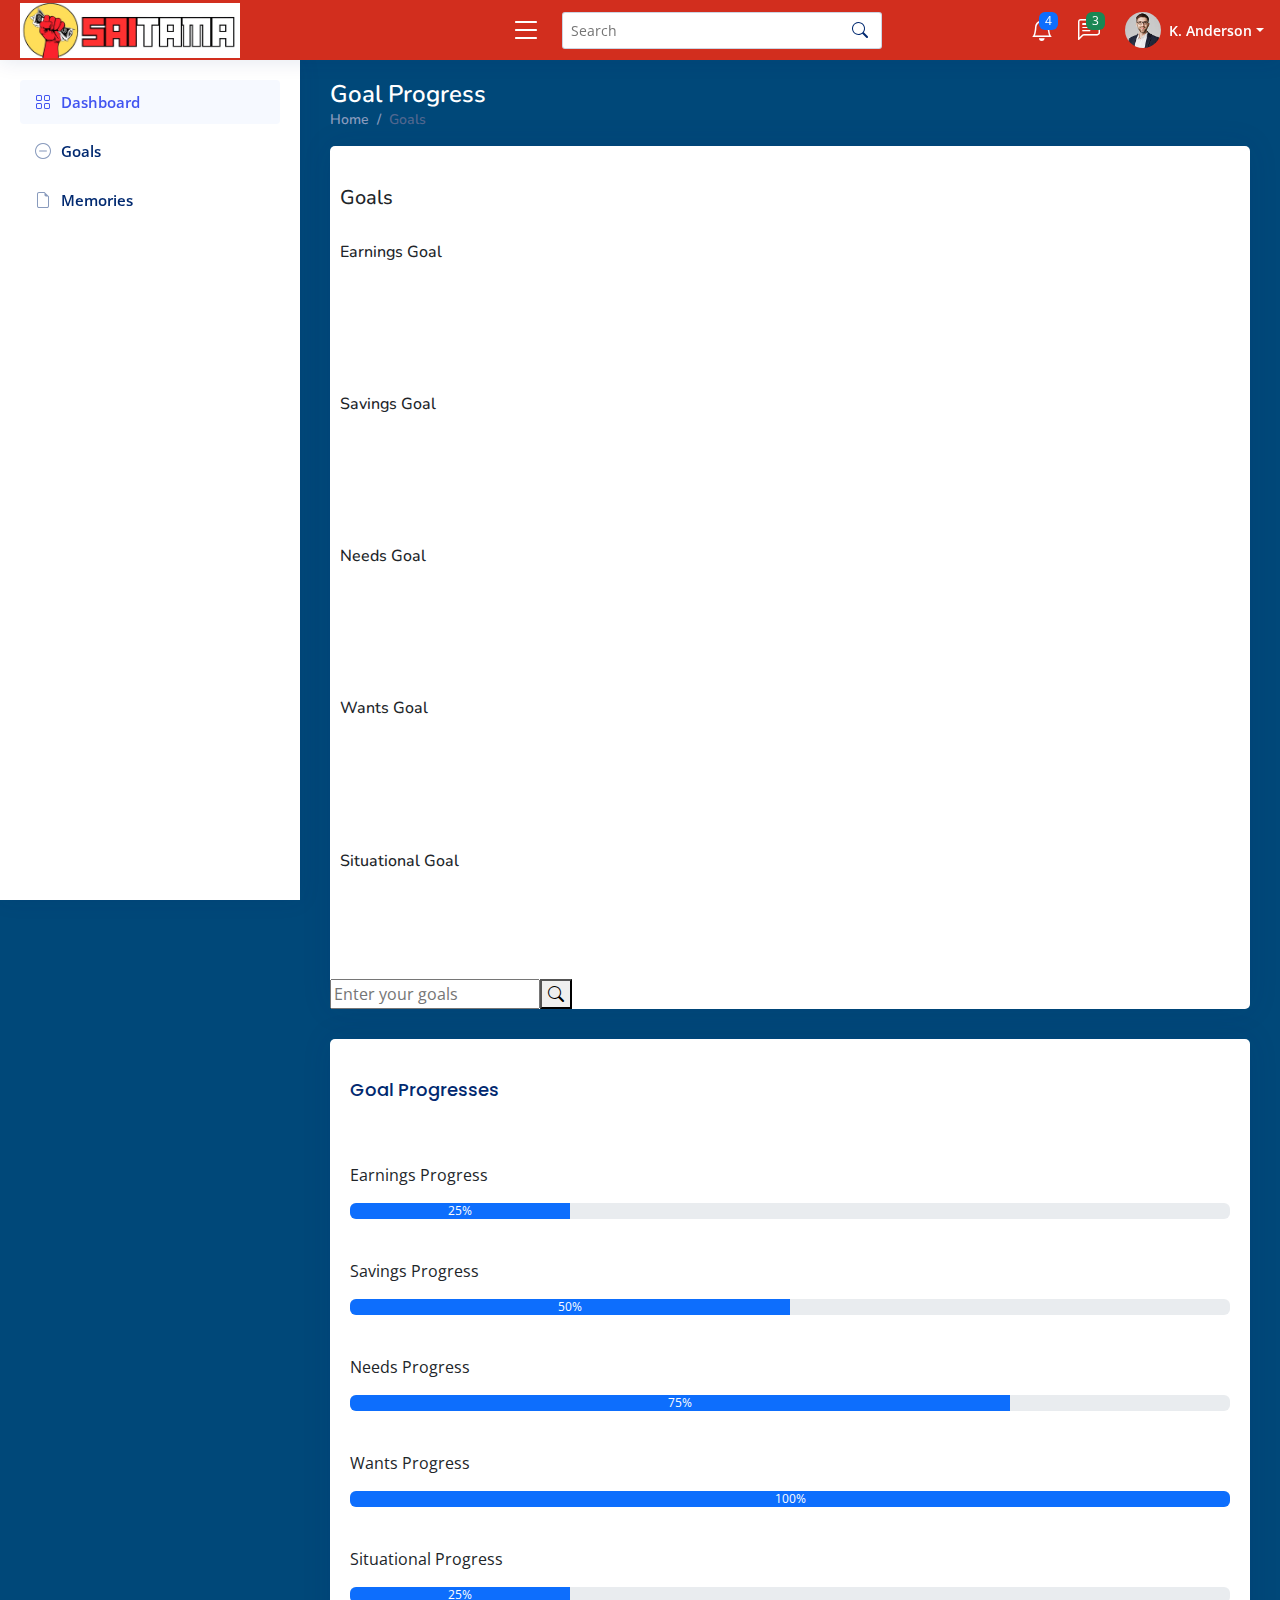
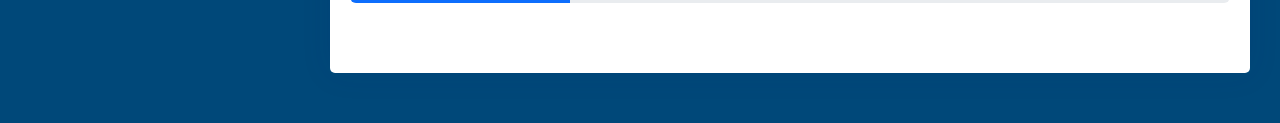
<file: goal.html>
<!DOCTYPE html>

<html lang="en">
  <head>
    <meta charset="utf-8" />
    <meta content="width=device-width, initial-scale=1.0" name="viewport" />

    <title>Goals Page</title>
    <meta content="" name="description" />
    <meta content="" name="keywords" />

    <!-- Favicons -->
    <link href="assets/img/" rel="icon" />

    <!-- Google Fonts -->
    <link href="https://fonts.gstatic.com" rel="preconnect" />
    <link
        href="https://fonts.googleapis.com/css?family=Open+Sans:300,300i,400,400i,600,600i,700,700i|Nunito:300,300i,400,400i,600,600i,700,700i|Poppins:300,300i,400,400i,500,500i,600,600i,700,700i"
        rel="stylesheet"
    />

    <!-- Vendor CSS Files -->
        <link
        href="assets/vendor/bootstrap/css/bootstrap.min.css"
        rel="stylesheet"
      />
      <link
        href="assets/vendor/bootstrap-icons/bootstrap-icons.css"
        rel="stylesheet"
      />
      <link href="assets/vendor/boxicons/css/boxicons.min.css" rel="stylesheet" />
      <link href="assets/vendor/quill/quill.snow.css" rel="stylesheet" />
      <link href="assets/vendor/quill/quill.bubble.css" rel="stylesheet" />
      <link href="assets/vendor/remixicon/remixicon.css" rel="stylesheet" />
      <link href="assets/vendor/simple-datatables/style.css" rel="stylesheet" />

      <!-- Template Main CSS File -->
      <link href="assets/css/style.css" rel="stylesheet" />
  </head>
  <body>
    <header id="header" class="header fixed-top d-flex align-items-center">
        <div class="d-flex align-items-center justify-content-between">
          <a href="goal.html" class="logo d-flex align-items-center">
            <img src="assets/img/SAITAMA Combined Logo FINAL.jpg" alt="" />
          </a>
          <i class="bi bi-list toggle-sidebar-btn"></i>
        </div>
        <!-- End Logo -->
        <div class="search-bar">
            <form
              class="search-form d-flex align-items-center"
              method="POST"
              action="#"
            >
              <input
                type="text"
                name="query"
                placeholder="Search"
                title="Enter search keyword"
              />
              <button type="submit" title="Search">
                <i class="bi bi-search"></i>
              </button>
            </form>
          </div>
          <!-- End Search Bar -->

          <nav class="header-nav ms-auto">
            <ul class="d-flex align-items-center">
              <li class="nav-item d-block d-lg-none">
                <a class="nav-link nav-icon search-bar-toggle" href="#">
                  <i class="bi bi-search"></i>
                </a>
              </li>
              <!-- End Search Icon-->

              <li class="nav-item dropdown">
                <a class="nav-link nav-icon" href="#" data-bs-toggle="dropdown">
                  <i class="bi bi-bell"></i>
                  <span class="badge bg-primary badge-number">4</span> </a
                ><!-- End Notification Icon -->

                <ul
                  class="dropdown-menu dropdown-menu-end dropdown-menu-arrow notifications"
                >
                  <li class="dropdown-header">
                    You have 4 new notifications
                    <a href="#"
                      ><span class="badge rounded-pill bg-primary p-2 ms-2"
                        >View all</span
                      ></a
                    >
                  </li>
                  <li>
                    <hr class="dropdown-divider" />
                  </li>

                  <li class="notification-item">
                    <i class="bi bi-exclamation-circle text-warning"></i>
                    <div>
                      <h4>Lorem Ipsum</h4>
                      <p>Quae dolorem earum veritatis oditseno</p>
                      <p>30 min. ago</p>
                    </div>
                  </li>

                  <li>
                    <hr class="dropdown-divider" />
                  </li>

                  <li class="notification-item">
                    <i class="bi bi-x-circle text-danger"></i>
                    <div>
                      <h4>Atque rerum nesciunt</h4>
                      <p>Quae dolorem earum veritatis oditseno</p>
                      <p>1 hr. ago</p>
                    </div>
                  </li>

                  <li>
                    <hr class="dropdown-divider" />
                  </li>

                  <li class="notification-item">
                    <i class="bi bi-check-circle text-success"></i>
                    <div>
                      <h4>Sit rerum fuga</h4>
                      <p>Quae dolorem earum veritatis oditseno</p>
                      <p>2 hrs. ago</p>
                    </div>
                  </li>

                  <li>
                    <hr class="dropdown-divider" />
                  </li>

                  <li class="notification-item">
                    <i class="bi bi-info-circle text-primary"></i>
                    <div>
                      <h4>Dicta reprehenderit</h4>
                      <p>Quae dolorem earum veritatis oditseno</p>
                      <p>4 hrs. ago</p>
                    </div>
                  </li>

                  <li>
                    <hr class="dropdown-divider" />
                  </li>
                  <li class="dropdown-footer">
                    <a href="#">Show all notifications</a>
                  </li>
                </ul>
                <!-- End Notification Dropdown Items -->
              </li>
              <!-- End Notification Nav -->

              <li class="nav-item dropdown">
                <a class="nav-link nav-icon" href="#" data-bs-toggle="dropdown">
                  <i class="bi bi-chat-left-text"></i>
                  <span class="badge bg-success badge-number">3</span> </a
                ><!-- End Messages Icon -->

                <ul
                  class="dropdown-menu dropdown-menu-end dropdown-menu-arrow messages"
                >
                  <li class="dropdown-header">
                    You have 3 new messages
                    <a href="#"
                      ><span class="badge rounded-pill bg-primary p-2 ms-2"
                        >View all</span
                      ></a
                    >
                  </li>
                  <li>
                    <hr class="dropdown-divider" />
                  </li>

                  <li class="message-item">
                    <a href="#">
                      <img
                        src="assets/img/messages-1.jpg"
                        alt=""
                        class="rounded-circle"
                      />
                      <div>
                        <h4>Maria Hudson</h4>
                        <p>
                          Velit asperiores et ducimus soluta repudiandae labore
                          officia est ut...
                        </p>
                        <p>4 hrs. ago</p>
                      </div>
                    </a>
                  </li>
                  <li>
                    <hr class="dropdown-divider" />
                  </li>

                  <li class="message-item">
                    <a href="#">
                      <img
                        src="assets/img/messages-2.jpg"
                        alt=""
                        class="rounded-circle"
                      />
                      <div>
                        <h4>Anna Nelson</h4>
                        <p>
                          Velit asperiores et ducimus soluta repudiandae labore
                          officia est ut...
                        </p>
                        <p>6 hrs. ago</p>
                      </div>
                    </a>
                  </li>
                  <li>
                    <hr class="dropdown-divider" />
                  </li>

                  <li class="message-item">
                    <a href="#">
                      <img
                        src="assets/img/messages-3.jpg"
                        alt=""
                        class="rounded-circle"
                      />
                      <div>
                        <h4>David Muldon</h4>
                        <p>
                          Velit asperiores et ducimus soluta repudiandae labore
                          officia est ut...
                        </p>
                        <p>8 hrs. ago</p>
                      </div>
                    </a>
                  </li>
                  <li>
                    <hr class="dropdown-divider" />
                  </li>

                  <li class="dropdown-footer">
                    <a href="#">Show all messages</a>
                  </li>
                </ul>
                <!-- End Messages Dropdown Items -->
              </li>
              <!-- End Messages Nav -->

              <li class="nav-item dropdown pe-3">
                <a
                  class="nav-link nav-profile d-flex align-items-center pe-0"
                  href="#"
                  data-bs-toggle="dropdown"
                >
                  <img
                    src="assets/img/profile-img.jpg"
                    alt="Profile"
                    class="rounded-circle"
                  />
                  <span class="d-none d-md-block dropdown-toggle ps-2"
                    >K. Anderson</span
                  > </a
                ><!-- End Profile Iamge Icon -->

                <ul
                  class="dropdown-menu dropdown-menu-end dropdown-menu-arrow profile"
                >
                  <li class="dropdown-header">
                    <h6>Kevin Anderson</h6>
                    <span>Web Designer</span>
                  </li>
                  <li>
                    <hr class="dropdown-divider" />
                  </li>

                  <li>
                    <a
                      class="dropdown-item d-flex align-items-center"
                      href="users-profile.html"
                    >
                      <i class="bi bi-person"></i>
                      <span>My Profile</span>
                    </a>
                  </li>
                  <li>
                    <hr class="dropdown-divider" />
                  </li>

                  <li>
                    <a
                      class="dropdown-item d-flex align-items-center"
                      href="users-profile.html"
                    >
                      <i class="bi bi-gear"></i>
                      <span>Account Settings</span>
                    </a>
                  </li>
                  <li>
                    <hr class="dropdown-divider" />
                  </li>

                  <li>
                    <a
                      class="dropdown-item d-flex align-items-center"
                      href="pages-faq.html"
                    >
                      <i class="bi bi-question-circle"></i>
                      <span>Need Help?</span>
                    </a>
                  </li>
                  <li>
                    <hr class="dropdown-divider" />
                  </li>

                  <li>
                    <a class="dropdown-item d-flex align-items-center" href="#">
                      <i class="bi bi-box-arrow-right"></i>
                      <span>Sign Out</span>
                    </a>
                  </li>
                </ul>
                <!-- End Profile Dropdown Items -->
              </li>
              <!-- End Profile Nav -->
            </ul>
          </nav>
          <!-- End Icons Navigation -->
        </header>
        <!-- End Header -->



    <!-- ======= Sidebar ======= -->
    <aside id="sidebar" class="sidebar">
        <ul class="sidebar-nav" id="sidebar-nav">
          <li class="nav-item">
            <a class="nav-link" href="index.html">
              <i class="bi bi-grid"></i>
              <span>Dashboard</span>
            </a>
          </li>
          <!-- End Dashboard Nav -->

          <li class="nav-item">
            <a class="nav-link collapsed" href="goal.html">
              <i class="bi bi-dash-circle"></i>
              <span>Goals</span>
            </a>
          </li>
          <!-- End Error 404 Page Nav -->

          <li class="nav-item">
            <a class="nav-link collapsed" href="memories.html">
              <i class="bi bi-file-earmark"></i>
              <span>Memories</span>
            </a>
          </li>
          <!-- End Blank Page Nav -->
        </ul>
      </aside>
      <!-- End Sidebar-->



        <main id="main" class="main">
            <div class="pagetitle">
              <h1>Goal Progress</h1>
              <nav>
                <ol class="breadcrumb">
                  <li class="breadcrumb-item"><a href="index.html">Home</a></li>
                  <li class="breadcrumb-item active">Goals</li>
                </ol>
              </nav>
            </div>
            <!-- End Page Title -->

    <!-- ======= right (goals) card ======= -->
    <aside id="goals" class="card">
        <ul class="sidebar-nav" id="sidebar-nav">
          <li class="nav-item">
              <!-- <i class="bi bi-grid"></i> -->
              <h5>Goals</h5>
              <style>
                h5 {
                    padding-top: 40px;
                    padding-left: 10px;
                }
              </style>
            </a>
          </li>
          <!-- End Dashboard Nav -->

          <li class="nav-item">
            <a
              class="nav-link collapsed"
              data-bs-target="#components-nav"
              data-bs-toggle="collapse"
              href="#"

            >

              </a>

          </li>
          <h3>Earnings Goal</h3>
          <style>
            h3 {
                padding-bottom: 100px; /* Adjust the desired padding value */
            }
            </style>


          <!-- End earnings goal Nav -->

          <li class="nav-item">
            <a
              class="nav-link collapsed"
              data-bs-target="#forms-nav"
              data-bs-toggle="collapse"
              href="#"
            >

            </a>
          </li>
          <h3>Savings Goal</h3>
          <style>
            h3 {
                padding-bottom: 100px; /* Adjust the desired padding value */
            }
            </style>
          <!-- End savings goal Nav -->

          <li class="nav-item">
            <a
              class="nav-link collapsed"
              data-bs-target="#tables-nav"
              data-bs-toggle="collapse"
              href="#"
            >
            </a>
          </li>

          <h3>Needs Goal</h3>
          <style>
            h3 {
                padding-bottom: 100px; /* Adjust the desired padding value */
            }
            </style>
          <!-- End needs goal Nav -->

          <li class="nav-item">
            <a
              class="nav-link collapsed"
              data-bs-target="#charts-nav"
              data-bs-toggle="collapse"
              href="#"
            >

            </a>
          </li>

          <h3>Wants Goal</h3>
          <style>
            h3 {
                padding-bottom: 100px; /* Adjust the desired padding value */
            }
            </style>
          <!-- End wants goal Nav -->

          <li class="nav-item">
            <a
              class="nav-link collapsed"
              data-bs-target="#icons-nav"
              data-bs-toggle="collapse"
              href="#"
            >

            </a>
          </li>
          <!-- End situational goal Nav -->
          <h3>Situational Goal</h3>
          <style>
            h3 {
                padding-bottom: 100px; /* Adjust the desired padding value */
                padding-left: 10px;
                font-size: medium;
            }
            </style>



        <div class="userinput">
            <script>
                document.addEventListener("DOMContentLoaded", () => {
                  fetch('http://127.0.0.1:5000/savings', {
                        method: 'get',
                        headers: {
                            'Content-Type': 'application/json'
                        },
                        body: JSON.stringify()
                    }).then(response => {
                          if (!response.ok) {
                              throw new Error('Network response was not ok');
                          }
                          return response.json();
                      }).then(data => {
                          const displayElement = document.getElementById("data-display");
                          displayElement.textContent = data.savings;
                          }).catch(error => {
                              console.log('Fetch error: ', error);
                          });
                      });
                      </script>

            <form class="search-form d-flex align-items-center" method="POST" action="#">
              <input type="text" name="query" placeholder="Enter your goals" title="Enter your goals">
              <button type="submit" title="User Input"><i class="bi bi-search"></i></button>

              <ul id="goalList">
                <!-- Goals will be displayed here -->
            </ul>

            <script>
                // Get references to HTML elements
                const goalInput = document.getElementById('goalInput');
                const addGoalButton = document.getElementById('addGoal');
                const goalList = document.getElementById('goalList');

                // Add an event listener to the "Add Goal" button
                addGoalButton.addEventListener('click', function () {
                    const goalText = goalInput.value.trim();

                    if (goalText !== '') {
                        // Create a new list item and append it to the goalList
                        const listItem = document.createElement('li');
                        listItem.textContent = goalText;
                        goalList.appendChild(listItem);

                        // Clear the input field
                        goalInput.value = '';
                    }
                });
            </script>
            </form>
          </div><!-- End user input Bar -->

        </div>
    </div>
</aside>
<!-- End right Sidebar-->

          <div class="card">
            <div class="goalsbarpadding">
              <h5 class="card-title">Goal Progresses</h5>

              <!-- Progress Bars with labels-->
              <p>Earnings Progress</p>
              <div class="progress">
                <div class="progress-bar" role="progressbar" style="width: 25%" aria-valuenow="25" aria-valuemin="0" aria-valuemax="100">25%</div>
              </div>
              <p>Savings Progress</p>
              <div class="progress mt-3">
                <div class="progress-bar" role="progressbar" style="width: 50%" aria-valuenow="50" aria-valuemin="0" aria-valuemax="100">50%</div>
              </div>
              <p>Needs Progress</p>
              <div class="progress mt-3">
                <div class="progress-bar" role="progressbar" style="width: 75%" aria-valuenow="75" aria-valuemin="0" aria-valuemax="100">75%</div>
              </div>
              <p>Wants Progress</p>
              <div class="progress mt-3">
                <div class="progress-bar" role="progressbar" style="width: 100%" aria-valuenow="100" aria-valuemin="0" aria-valuemax="100">100%</div>
              </div>
              <p>Situational Progress </p>
              <div class="progress mt-3">
                <div class="progress-bar" role="progressbar" style="width: 25%" aria-valuenow="25" aria-valuemin="0" aria-valuemax="100">25%</div>
              </div>
              <!-- End Progress Bars with labels -->




</html>
</file>
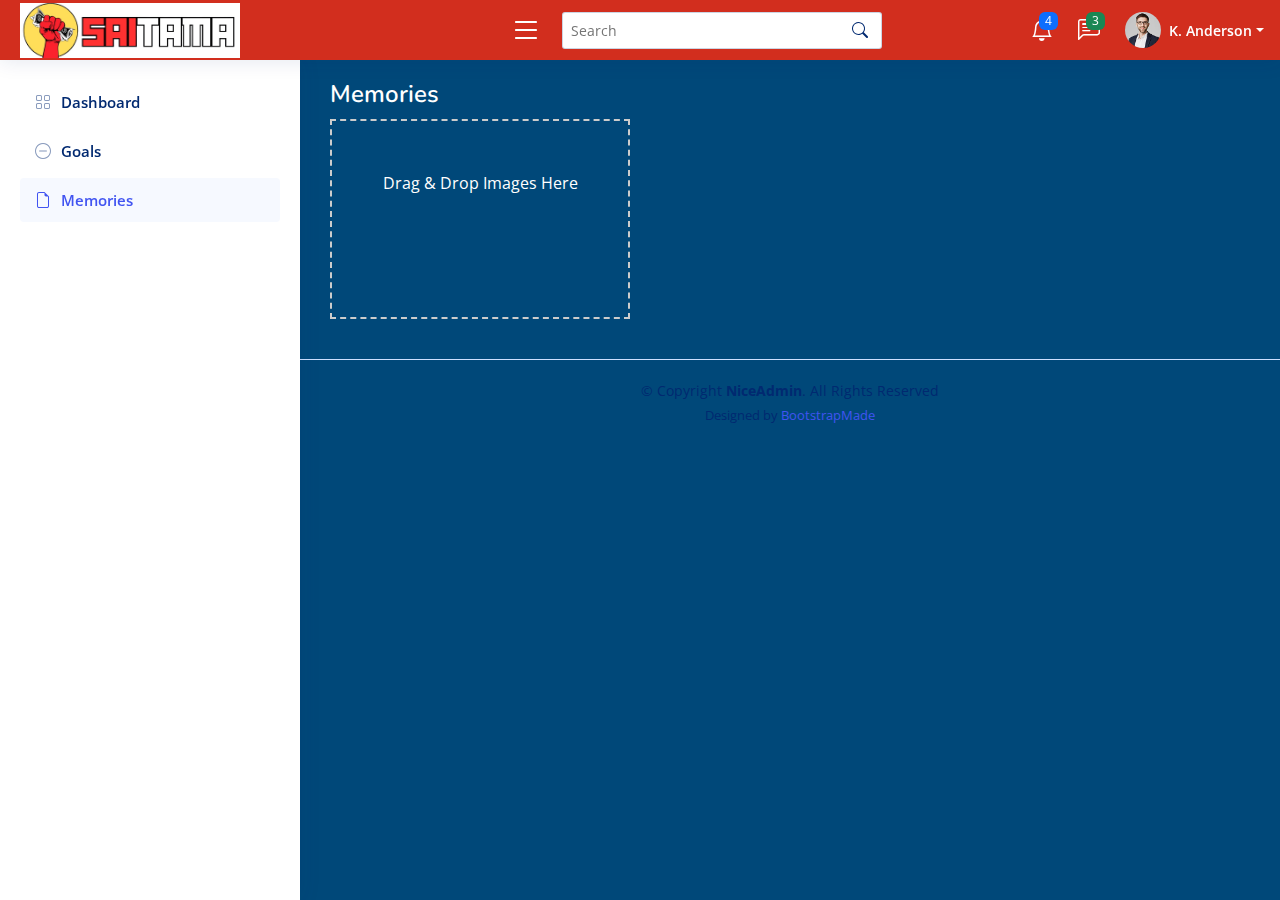
<file: memories.html>
<!DOCTYPE html>
<html lang="en">

<head>
  <meta charset="utf-8">
  <meta content="width=device-width, initial-scale=1.0" name="viewport">

  <title>Components / Accordion - NiceAdmin Bootstrap Template</title>
  <meta content="" name="description">
  <meta content="" name="keywords">

  <!-- Favicons -->
  <link href="assets/img/favicon.png" rel="icon">
  <link href="assets/img/apple-touch-icon.png" rel="apple-touch-icon">

  <!-- Google Fonts -->
  <link href="https://fonts.gstatic.com" rel="preconnect">
  <link href="https://fonts.googleapis.com/css?family=Open+Sans:300,300i,400,400i,600,600i,700,700i|Nunito:300,300i,400,400i,600,600i,700,700i|Poppins:300,300i,400,400i,500,500i,600,600i,700,700i" rel="stylesheet">

  <!-- Vendor CSS Files -->
  <link href="assets/vendor/bootstrap/css/bootstrap.min.css" rel="stylesheet">
  <link href="assets/vendor/bootstrap-icons/bootstrap-icons.css" rel="stylesheet">
  <link href="assets/vendor/boxicons/css/boxicons.min.css" rel="stylesheet">
  <link href="assets/vendor/quill/quill.snow.css" rel="stylesheet">
  <link href="assets/vendor/quill/quill.bubble.css" rel="stylesheet">
  <link href="assets/vendor/remixicon/remixicon.css" rel="stylesheet">
  <link href="assets/vendor/simple-datatables/style.css" rel="stylesheet">

  <!-- Template Main CSS File -->
  <link href="assets/css/style.css" rel="stylesheet">
  <style>
    #drop-area {
      border: 2px dashed #ccc;
      color: white;
      width: 300px;
      height: 200px;
      text-align: center;
      padding: 50px;
      margin-bottom: 20px;
      cursor: pointer;
    }
    #images-list img {
      max-width: 400px;
      margin: 10px;
    }
    </style>
  </style>

  <!-- =======================================================
  * Template Name: NiceAdmin
  * Updated: Sep 18 2023 with Bootstrap v5.3.2
  * Template URL: https://bootstrapmade.com/nice-admin-bootstrap-admin-html-template/
  * Author: BootstrapMade.com
  * License: https://bootstrapmade.com/license/
  ======================================================== -->
</head>

<body>

  <!-- ======= Header ======= -->
  <header id="header" class="header fixed-top d-flex align-items-center">

    <div class="d-flex align-items-center justify-content-between">
      <a href="index.html" class="logo d-flex align-items-center">
        <img src="assets/img/SAITAMA Combined Logo FINAL.jpg" alt="">
      </a>
      <i class="bi bi-list toggle-sidebar-btn"></i>
    </div><!-- End Logo -->

    <div class="search-bar">
      <form class="search-form d-flex align-items-center" method="POST" action="#">
        <input type="text" name="query" placeholder="Search" title="Enter search keyword">
        <button type="submit" title="Search"><i class="bi bi-search"></i></button>
      </form>
    </div><!-- End Search Bar -->

    <nav class="header-nav ms-auto">
      <ul class="d-flex align-items-center">

        <li class="nav-item d-block d-lg-none">
          <a class="nav-link nav-icon search-bar-toggle " href="#">
            <i class="bi bi-search"></i>
          </a>
        </li><!-- End Search Icon-->

        <li class="nav-item dropdown">

          <a class="nav-link nav-icon" href="#" data-bs-toggle="dropdown">
            <i class="bi bi-bell"></i>
            <span class="badge bg-primary badge-number">4</span>
          </a><!-- End Notification Icon -->

          <ul class="dropdown-menu dropdown-menu-end dropdown-menu-arrow notifications">
            <li class="dropdown-header">
              You have 4 new notifications
              <a href="#"><span class="badge rounded-pill bg-primary p-2 ms-2">View all</span></a>
            </li>
            <li>
              <hr class="dropdown-divider">
            </li>

            <li class="notification-item">
              <i class="bi bi-exclamation-circle text-warning"></i>
              <div>
                <h4>Lorem Ipsum</h4>
                <p>Quae dolorem earum veritatis oditseno</p>
                <p>30 min. ago</p>
              </div>
            </li>

            <li>
              <hr class="dropdown-divider">
            </li>

            <li class="notification-item">
              <i class="bi bi-x-circle text-danger"></i>
              <div>
                <h4>Atque rerum nesciunt</h4>
                <p>Quae dolorem earum veritatis oditseno</p>
                <p>1 hr. ago</p>
              </div>
            </li>

            <li>
              <hr class="dropdown-divider">
            </li>

            <li class="notification-item">
              <i class="bi bi-check-circle text-success"></i>
              <div>
                <h4>Sit rerum fuga</h4>
                <p>Quae dolorem earum veritatis oditseno</p>
                <p>2 hrs. ago</p>
              </div>
            </li>

            <li>
              <hr class="dropdown-divider">
            </li>

            <li class="notification-item">
              <i class="bi bi-info-circle text-primary"></i>
              <div>
                <h4>Dicta reprehenderit</h4>
                <p>Quae dolorem earum veritatis oditseno</p>
                <p>4 hrs. ago</p>
              </div>
            </li>

            <li>
              <hr class="dropdown-divider">
            </li>
            <li class="dropdown-footer">
              <a href="#">Show all notifications</a>
            </li>

          </ul><!-- End Notification Dropdown Items -->

        </li><!-- End Notification Nav -->

        <li class="nav-item dropdown">

          <a class="nav-link nav-icon" href="#" data-bs-toggle="dropdown">
            <i class="bi bi-chat-left-text"></i>
            <span class="badge bg-success badge-number">3</span>
          </a><!-- End Messages Icon -->

          <ul class="dropdown-menu dropdown-menu-end dropdown-menu-arrow messages">
            <li class="dropdown-header">
              You have 3 new messages
              <a href="#"><span class="badge rounded-pill bg-primary p-2 ms-2">View all</span></a>
            </li>
            <li>
              <hr class="dropdown-divider">
            </li>

            <li class="message-item">
              <a href="#">
                <img src="assets/img/messages-1.jpg" alt="" class="rounded-circle">
                <div>
                  <h4>Maria Hudson</h4>
                  <p>Velit asperiores et ducimus soluta repudiandae labore officia est ut...</p>
                  <p>4 hrs. ago</p>
                </div>
              </a>
            </li>
            <li>
              <hr class="dropdown-divider">
            </li>

            <li class="message-item">
              <a href="#">
                <img src="assets/img/messages-2.jpg" alt="" class="rounded-circle">
                <div>
                  <h4>Anna Nelson</h4>
                  <p>Velit asperiores et ducimus soluta repudiandae labore officia est ut...</p>
                  <p>6 hrs. ago</p>
                </div>
              </a>
            </li>
            <li>
              <hr class="dropdown-divider">
            </li>

            <li class="message-item">
              <a href="#">
                <img src="assets/img/messages-3.jpg" alt="" class="rounded-circle">
                <div>
                  <h4>David Muldon</h4>
                  <p>Velit asperiores et ducimus soluta repudiandae labore officia est ut...</p>
                  <p>8 hrs. ago</p>
                </div>
              </a>
            </li>
            <li>
              <hr class="dropdown-divider">
            </li>

            <li class="dropdown-footer">
              <a href="#">Show all messages</a>
            </li>

          </ul><!-- End Messages Dropdown Items -->

        </li><!-- End Messages Nav -->

        <li class="nav-item dropdown pe-3">

          <a class="nav-link nav-profile d-flex align-items-center pe-0" href="#" data-bs-toggle="dropdown">
            <img src="assets/img/profile-img.jpg" alt="Profile" class="rounded-circle">
            <span class="d-none d-md-block dropdown-toggle ps-2">K. Anderson</span>
          </a><!-- End Profile Iamge Icon -->

          <ul class="dropdown-menu dropdown-menu-end dropdown-menu-arrow profile">
            <li class="dropdown-header">
              <h6>Kevin Anderson</h6>
              <span>Web Designer</span>
            </li>
            <li>
              <hr class="dropdown-divider">
            </li>

            <li>
              <a class="dropdown-item d-flex align-items-center" href="users-profile.html">
                <i class="bi bi-person"></i>
                <span>My Profile</span>
              </a>
            </li>
            <li>
              <hr class="dropdown-divider">
            </li>

            <li>
              <a class="dropdown-item d-flex align-items-center" href="users-profile.html">
                <i class="bi bi-gear"></i>
                <span>Account Settings</span>
              </a>
            </li>
            <li>
              <hr class="dropdown-divider">
            </li>

            <li>
              <a class="dropdown-item d-flex align-items-center" href="pages-faq.html">
                <i class="bi bi-question-circle"></i>
                <span>Need Help?</span>
              </a>
            </li>
            <li>
              <hr class="dropdown-divider">
            </li>

            <li>
              <a class="dropdown-item d-flex align-items-center" href="#">
                <i class="bi bi-box-arrow-right"></i>
                <span>Sign Out</span>
              </a>
            </li>

          </ul><!-- End Profile Dropdown Items -->
        </li><!-- End Profile Nav -->

      </ul>
    </nav><!-- End Icons Navigation -->

  </header><!-- End Header -->

  <!-- ======= Sidebar ======= -->
  <aside id="sidebar" class="sidebar">

    <ul class="sidebar-nav" id="sidebar-nav">

      <li class="nav-item">
        <a class="nav-link collapsed" href="index.html">
          <i class="bi bi-grid"></i>
          <span>Dashboard</span>
        </a>
      </li><!-- End Dashboard Nav -->

      <li class="nav-item">
        <a class="nav-link collapsed" href="goal.html">
          <i class="bi bi-dash-circle"></i>
          <span>Goals</span>
        </a>
      </li><!-- End Error 404 Page Nav -->

      <li class="nav-item">
        <a class="nav-link " href="memories.html">
          <i class="bi bi-file-earmark"></i>
          <span>Memories</span>
        </a>
      </li><!-- End Blank Page Nav -->

    </ul>

  </aside><!-- End Sidebar-->

  <main id="main" class="main">

    <div class="pagetitle">
      <h1>Memories</h1>
    </div><!-- End Page Title -->

    <section class="section">
      <div class="row">
        <div class="col-lg-6">

          <body>
          <div id="drop-area">Drag & Drop Images Here</div>
          <ul id="images-list"></ul>

          <script>
            document.addEventListener("DOMContentLoaded", function() {
              let dropArea = document.getElementById('drop-area');
              let imagesList = document.getElementById('images-list');

              // Prevent default drag behaviors
              ['dragenter', 'dragover', 'dragleave', 'drop'].forEach(eventName => {
                dropArea.addEventListener(eventName, preventDefaults, false);
              });

              // Highlight and unhighlight drop area
              ['dragenter', 'dragover'].forEach(eventName => {
                dropArea.addEventListener(eventName, highlight, false);
              });

              ['dragleave', 'drop'].forEach(eventName => {
                dropArea.addEventListener(eventName, unhighlight, false);
              });

              // Handle dropped files
              dropArea.addEventListener('drop', handleDrop, false);

              function preventDefaults(e) {
                e.preventDefault();
                e.stopPropagation();
              }

              function highlight() {
                dropArea.style.background = "#eaeaea";
              }

              function unhighlight() {
                dropArea.style.background = "none";
              }

              function handleDrop(e) {
                let files = e.dataTransfer.files;
                [...files].forEach(uploadFile);
              }

              function uploadFile(file) {
                if (file.type.startsWith('image/')) { // Make sure the file is an image
                  let reader = new FileReader();

                  reader.onloadend = function() {
                    let img = document.createElement('img');
                    img.src = reader.result;
                    let listItem = document.createElement('li');
                    listItem.appendChild(img);
                    imagesList.appendChild(listItem);
                  }

                  reader.readAsDataURL(file);
                }
              }
            });
          </script>
          </body>

        </div>
      </div>
    </section>

  </main><!-- End #main -->

  <!-- ======= Footer ======= -->
  <footer id="footer" class="footer">
    <div class="copyright">
      &copy; Copyright <strong><span>NiceAdmin</span></strong>. All Rights Reserved
    </div>
    <div class="credits">
      <!-- All the links in the footer should remain intact. -->
      <!-- You can delete the links only if you purchased the pro version. -->
      <!-- Licensing information: https://bootstrapmade.com/license/ -->
      <!-- Purchase the pro version with working PHP/AJAX contact form: https://bootstrapmade.com/nice-admin-bootstrap-admin-html-template/ -->
      Designed by <a href="https://bootstrapmade.com/">BootstrapMade</a>
    </div>
  </footer><!-- End Footer -->

  <a href="#" class="back-to-top d-flex align-items-center justify-content-center"><i class="bi bi-arrow-up-short"></i></a>

  <!-- Vendor JS Files -->
  <script src="assets/vendor/apexcharts/apexcharts.min.js"></script>
  <script src="assets/vendor/bootstrap/js/bootstrap.bundle.min.js"></script>
  <script src="assets/vendor/chart.js/chart.umd.js"></script>
  <script src="assets/vendor/echarts/echarts.min.js"></script>
  <script src="assets/vendor/quill/quill.min.js"></script>
  <script src="assets/vendor/simple-datatables/simple-datatables.js"></script>
  <script src="assets/vendor/tinymce/tinymce.min.js"></script>
  <script src="assets/vendor/php-email-form/validate.js"></script>

  <!-- Template Main JS File -->
  <script src="assets/js/main.js"></script>

</body>

</html>
</file>
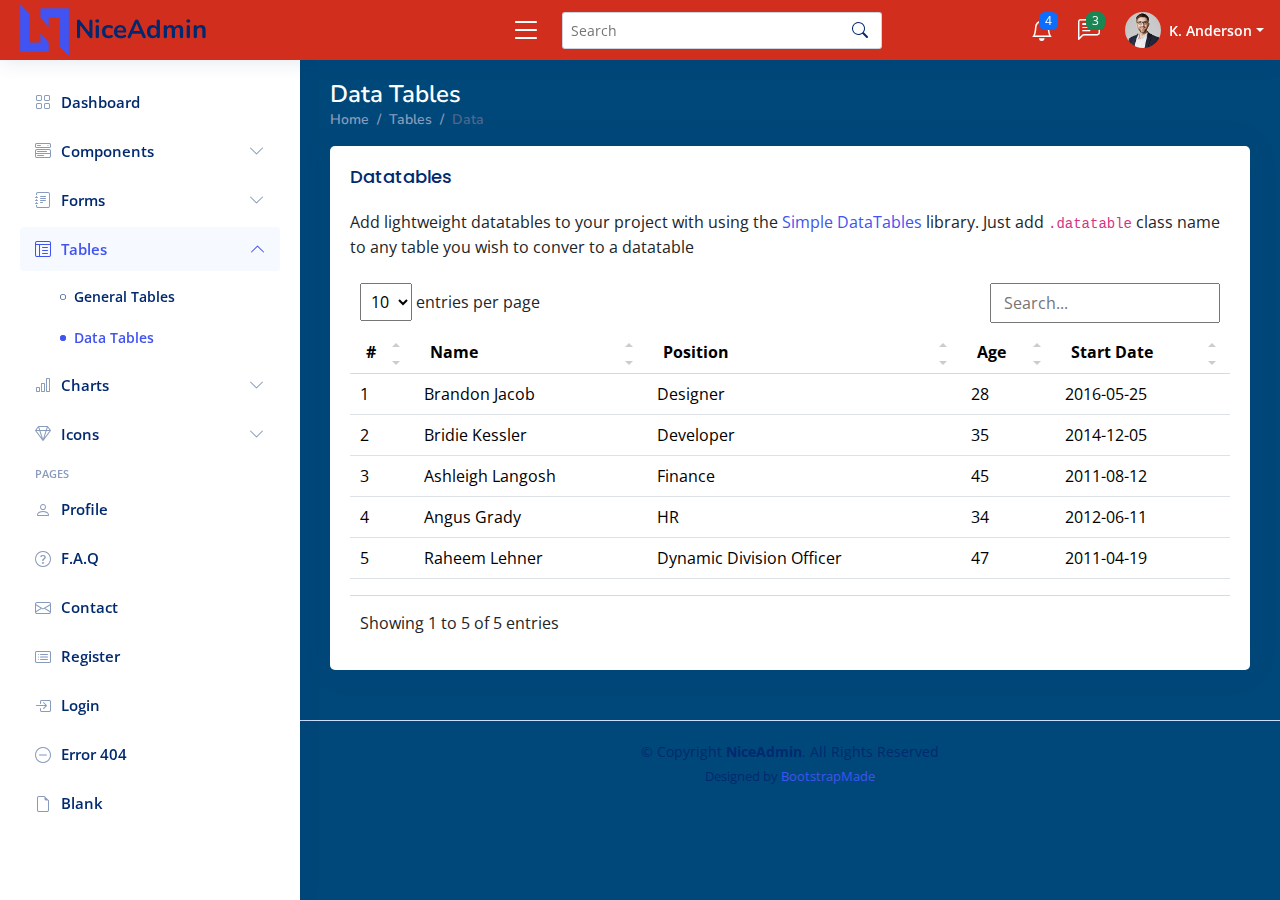
<file: tables-data.html>
<!DOCTYPE html>
<html lang="en">

<head>
  <meta charset="utf-8">
  <meta content="width=device-width, initial-scale=1.0" name="viewport">

  <title>Tables / Data - NiceAdmin Bootstrap Template</title>
  <meta content="" name="description">
  <meta content="" name="keywords">

  <!-- Favicons -->
  <link href="assets/img/favicon.png" rel="icon">
  <link href="assets/img/apple-touch-icon.png" rel="apple-touch-icon">

  <!-- Google Fonts -->
  <link href="https://fonts.gstatic.com" rel="preconnect">
  <link href="https://fonts.googleapis.com/css?family=Open+Sans:300,300i,400,400i,600,600i,700,700i|Nunito:300,300i,400,400i,600,600i,700,700i|Poppins:300,300i,400,400i,500,500i,600,600i,700,700i" rel="stylesheet">

  <!-- Vendor CSS Files -->
  <link href="assets/vendor/bootstrap/css/bootstrap.min.css" rel="stylesheet">
  <link href="assets/vendor/bootstrap-icons/bootstrap-icons.css" rel="stylesheet">
  <link href="assets/vendor/boxicons/css/boxicons.min.css" rel="stylesheet">
  <link href="assets/vendor/quill/quill.snow.css" rel="stylesheet">
  <link href="assets/vendor/quill/quill.bubble.css" rel="stylesheet">
  <link href="assets/vendor/remixicon/remixicon.css" rel="stylesheet">
  <link href="assets/vendor/simple-datatables/style.css" rel="stylesheet">

  <!-- Template Main CSS File -->
  <link href="assets/css/style.css" rel="stylesheet">

  <!-- =======================================================
  * Template Name: NiceAdmin
  * Updated: Sep 18 2023 with Bootstrap v5.3.2
  * Template URL: https://bootstrapmade.com/nice-admin-bootstrap-admin-html-template/
  * Author: BootstrapMade.com
  * License: https://bootstrapmade.com/license/
  ======================================================== -->
</head>

<body>

  <!-- ======= Header ======= -->
  <header id="header" class="header fixed-top d-flex align-items-center">

    <div class="d-flex align-items-center justify-content-between">
      <a href="index.html" class="logo d-flex align-items-center">
        <img src="assets/img/logo.png" alt="">
        <span class="d-none d-lg-block">NiceAdmin</span>
      </a>
      <i class="bi bi-list toggle-sidebar-btn"></i>
    </div><!-- End Logo -->

    <div class="search-bar">
      <form class="search-form d-flex align-items-center" method="POST" action="#">
        <input type="text" name="query" placeholder="Search" title="Enter search keyword">
        <button type="submit" title="Search"><i class="bi bi-search"></i></button>
      </form>
    </div><!-- End Search Bar -->

    <nav class="header-nav ms-auto">
      <ul class="d-flex align-items-center">

        <li class="nav-item d-block d-lg-none">
          <a class="nav-link nav-icon search-bar-toggle " href="#">
            <i class="bi bi-search"></i>
          </a>
        </li><!-- End Search Icon-->

        <li class="nav-item dropdown">

          <a class="nav-link nav-icon" href="#" data-bs-toggle="dropdown">
            <i class="bi bi-bell"></i>
            <span class="badge bg-primary badge-number">4</span>
          </a><!-- End Notification Icon -->

          <ul class="dropdown-menu dropdown-menu-end dropdown-menu-arrow notifications">
            <li class="dropdown-header">
              You have 4 new notifications
              <a href="#"><span class="badge rounded-pill bg-primary p-2 ms-2">View all</span></a>
            </li>
            <li>
              <hr class="dropdown-divider">
            </li>

            <li class="notification-item">
              <i class="bi bi-exclamation-circle text-warning"></i>
              <div>
                <h4>Lorem Ipsum</h4>
                <p>Quae dolorem earum veritatis oditseno</p>
                <p>30 min. ago</p>
              </div>
            </li>

            <li>
              <hr class="dropdown-divider">
            </li>

            <li class="notification-item">
              <i class="bi bi-x-circle text-danger"></i>
              <div>
                <h4>Atque rerum nesciunt</h4>
                <p>Quae dolorem earum veritatis oditseno</p>
                <p>1 hr. ago</p>
              </div>
            </li>

            <li>
              <hr class="dropdown-divider">
            </li>

            <li class="notification-item">
              <i class="bi bi-check-circle text-success"></i>
              <div>
                <h4>Sit rerum fuga</h4>
                <p>Quae dolorem earum veritatis oditseno</p>
                <p>2 hrs. ago</p>
              </div>
            </li>

            <li>
              <hr class="dropdown-divider">
            </li>

            <li class="notification-item">
              <i class="bi bi-info-circle text-primary"></i>
              <div>
                <h4>Dicta reprehenderit</h4>
                <p>Quae dolorem earum veritatis oditseno</p>
                <p>4 hrs. ago</p>
              </div>
            </li>

            <li>
              <hr class="dropdown-divider">
            </li>
            <li class="dropdown-footer">
              <a href="#">Show all notifications</a>
            </li>

          </ul><!-- End Notification Dropdown Items -->

        </li><!-- End Notification Nav -->

        <li class="nav-item dropdown">

          <a class="nav-link nav-icon" href="#" data-bs-toggle="dropdown">
            <i class="bi bi-chat-left-text"></i>
            <span class="badge bg-success badge-number">3</span>
          </a><!-- End Messages Icon -->

          <ul class="dropdown-menu dropdown-menu-end dropdown-menu-arrow messages">
            <li class="dropdown-header">
              You have 3 new messages
              <a href="#"><span class="badge rounded-pill bg-primary p-2 ms-2">View all</span></a>
            </li>
            <li>
              <hr class="dropdown-divider">
            </li>

            <li class="message-item">
              <a href="#">
                <img src="assets/img/messages-1.jpg" alt="" class="rounded-circle">
                <div>
                  <h4>Maria Hudson</h4>
                  <p>Velit asperiores et ducimus soluta repudiandae labore officia est ut...</p>
                  <p>4 hrs. ago</p>
                </div>
              </a>
            </li>
            <li>
              <hr class="dropdown-divider">
            </li>

            <li class="message-item">
              <a href="#">
                <img src="assets/img/messages-2.jpg" alt="" class="rounded-circle">
                <div>
                  <h4>Anna Nelson</h4>
                  <p>Velit asperiores et ducimus soluta repudiandae labore officia est ut...</p>
                  <p>6 hrs. ago</p>
                </div>
              </a>
            </li>
            <li>
              <hr class="dropdown-divider">
            </li>

            <li class="message-item">
              <a href="#">
                <img src="assets/img/messages-3.jpg" alt="" class="rounded-circle">
                <div>
                  <h4>David Muldon</h4>
                  <p>Velit asperiores et ducimus soluta repudiandae labore officia est ut...</p>
                  <p>8 hrs. ago</p>
                </div>
              </a>
            </li>
            <li>
              <hr class="dropdown-divider">
            </li>

            <li class="dropdown-footer">
              <a href="#">Show all messages</a>
            </li>

          </ul><!-- End Messages Dropdown Items -->

        </li><!-- End Messages Nav -->

        <li class="nav-item dropdown pe-3">

          <a class="nav-link nav-profile d-flex align-items-center pe-0" href="#" data-bs-toggle="dropdown">
            <img src="assets/img/profile-img.jpg" alt="Profile" class="rounded-circle">
            <span class="d-none d-md-block dropdown-toggle ps-2">K. Anderson</span>
          </a><!-- End Profile Iamge Icon -->

          <ul class="dropdown-menu dropdown-menu-end dropdown-menu-arrow profile">
            <li class="dropdown-header">
              <h6>Kevin Anderson</h6>
              <span>Web Designer</span>
            </li>
            <li>
              <hr class="dropdown-divider">
            </li>

            <li>
              <a class="dropdown-item d-flex align-items-center" href="users-profile.html">
                <i class="bi bi-person"></i>
                <span>My Profile</span>
              </a>
            </li>
            <li>
              <hr class="dropdown-divider">
            </li>

            <li>
              <a class="dropdown-item d-flex align-items-center" href="users-profile.html">
                <i class="bi bi-gear"></i>
                <span>Account Settings</span>
              </a>
            </li>
            <li>
              <hr class="dropdown-divider">
            </li>

            <li>
              <a class="dropdown-item d-flex align-items-center" href="pages-faq.html">
                <i class="bi bi-question-circle"></i>
                <span>Need Help?</span>
              </a>
            </li>
            <li>
              <hr class="dropdown-divider">
            </li>

            <li>
              <a class="dropdown-item d-flex align-items-center" href="#">
                <i class="bi bi-box-arrow-right"></i>
                <span>Sign Out</span>
              </a>
            </li>

          </ul><!-- End Profile Dropdown Items -->
        </li><!-- End Profile Nav -->

      </ul>
    </nav><!-- End Icons Navigation -->

  </header><!-- End Header -->

  <!-- ======= Sidebar ======= -->
  <aside id="sidebar" class="sidebar">

    <ul class="sidebar-nav" id="sidebar-nav">

      <li class="nav-item">
        <a class="nav-link collapsed" href="index.html">
          <i class="bi bi-grid"></i>
          <span>Dashboard</span>
        </a>
      </li><!-- End Dashboard Nav -->

      <li class="nav-item">
        <a class="nav-link collapsed" data-bs-target="#components-nav" data-bs-toggle="collapse" href="#">
          <i class="bi bi-menu-button-wide"></i><span>Components</span><i class="bi bi-chevron-down ms-auto"></i>
        </a>
        <ul id="components-nav" class="nav-content collapse " data-bs-parent="#sidebar-nav">
          <li>
            <a href="components-alerts.html">
              <i class="bi bi-circle"></i><span>Alerts</span>
            </a>
          </li>
          <li>
            <a href="components-accordion.html">
              <i class="bi bi-circle"></i><span>Accordion</span>
            </a>
          </li>
          <li>
            <a href="components-badges.html">
              <i class="bi bi-circle"></i><span>Badges</span>
            </a>
          </li>
          <li>
            <a href="components-breadcrumbs.html">
              <i class="bi bi-circle"></i><span>Breadcrumbs</span>
            </a>
          </li>
          <li>
            <a href="components-buttons.html">
              <i class="bi bi-circle"></i><span>Buttons</span>
            </a>
          </li>
          <li>
            <a href="components-cards.html">
              <i class="bi bi-circle"></i><span>Cards</span>
            </a>
          </li>
          <li>
            <a href="components-carousel.html">
              <i class="bi bi-circle"></i><span>Carousel</span>
            </a>
          </li>
          <li>
            <a href="components-list-group.html">
              <i class="bi bi-circle"></i><span>List group</span>
            </a>
          </li>
          <li>
            <a href="components-modal.html">
              <i class="bi bi-circle"></i><span>Modal</span>
            </a>
          </li>
          <li>
            <a href="components-tabs.html">
              <i class="bi bi-circle"></i><span>Tabs</span>
            </a>
          </li>
          <li>
            <a href="components-pagination.html">
              <i class="bi bi-circle"></i><span>Pagination</span>
            </a>
          </li>
          <li>
            <a href="components-progress.html">
              <i class="bi bi-circle"></i><span>Progress</span>
            </a>
          </li>
          <li>
            <a href="components-spinners.html">
              <i class="bi bi-circle"></i><span>Spinners</span>
            </a>
          </li>
          <li>
            <a href="components-tooltips.html">
              <i class="bi bi-circle"></i><span>Tooltips</span>
            </a>
          </li>
        </ul>
      </li><!-- End Components Nav -->

      <li class="nav-item">
        <a class="nav-link collapsed" data-bs-target="#forms-nav" data-bs-toggle="collapse" href="#">
          <i class="bi bi-journal-text"></i><span>Forms</span><i class="bi bi-chevron-down ms-auto"></i>
        </a>
        <ul id="forms-nav" class="nav-content collapse " data-bs-parent="#sidebar-nav">
          <li>
            <a href="forms-elements.html">
              <i class="bi bi-circle"></i><span>Form Elements</span>
            </a>
          </li>
          <li>
            <a href="forms-layouts.html">
              <i class="bi bi-circle"></i><span>Form Layouts</span>
            </a>
          </li>
          <li>
            <a href="forms-editors.html">
              <i class="bi bi-circle"></i><span>Form Editors</span>
            </a>
          </li>
          <li>
            <a href="forms-validation.html">
              <i class="bi bi-circle"></i><span>Form Validation</span>
            </a>
          </li>
        </ul>
      </li><!-- End Forms Nav -->

      <li class="nav-item">
        <a class="nav-link " data-bs-target="#tables-nav" data-bs-toggle="collapse" href="#">
          <i class="bi bi-layout-text-window-reverse"></i><span>Tables</span><i class="bi bi-chevron-down ms-auto"></i>
        </a>
        <ul id="tables-nav" class="nav-content collapse show" data-bs-parent="#sidebar-nav">
          <li>
            <a href="tables-general.html">
              <i class="bi bi-circle"></i><span>General Tables</span>
            </a>
          </li>
          <li>
            <a href="tables-data.html" class="active">
              <i class="bi bi-circle"></i><span>Data Tables</span>
            </a>
          </li>
        </ul>
      </li><!-- End Tables Nav -->

      <li class="nav-item">
        <a class="nav-link collapsed" data-bs-target="#charts-nav" data-bs-toggle="collapse" href="#">
          <i class="bi bi-bar-chart"></i><span>Charts</span><i class="bi bi-chevron-down ms-auto"></i>
        </a>
        <ul id="charts-nav" class="nav-content collapse " data-bs-parent="#sidebar-nav">
          <li>
            <a href="charts-chartjs.html">
              <i class="bi bi-circle"></i><span>Chart.js</span>
            </a>
          </li>
          <li>
            <a href="charts-apexcharts.html">
              <i class="bi bi-circle"></i><span>ApexCharts</span>
            </a>
          </li>
          <li>
            <a href="charts-echarts.html">
              <i class="bi bi-circle"></i><span>ECharts</span>
            </a>
          </li>
        </ul>
      </li><!-- End Charts Nav -->

      <li class="nav-item">
        <a class="nav-link collapsed" data-bs-target="#icons-nav" data-bs-toggle="collapse" href="#">
          <i class="bi bi-gem"></i><span>Icons</span><i class="bi bi-chevron-down ms-auto"></i>
        </a>
        <ul id="icons-nav" class="nav-content collapse " data-bs-parent="#sidebar-nav">
          <li>
            <a href="icons-bootstrap.html">
              <i class="bi bi-circle"></i><span>Bootstrap Icons</span>
            </a>
          </li>
          <li>
            <a href="icons-remix.html">
              <i class="bi bi-circle"></i><span>Remix Icons</span>
            </a>
          </li>
          <li>
            <a href="icons-boxicons.html">
              <i class="bi bi-circle"></i><span>Boxicons</span>
            </a>
          </li>
        </ul>
      </li><!-- End Icons Nav -->

      <li class="nav-heading">Pages</li>

      <li class="nav-item">
        <a class="nav-link collapsed" href="users-profile.html">
          <i class="bi bi-person"></i>
          <span>Profile</span>
        </a>
      </li><!-- End Profile Page Nav -->

      <li class="nav-item">
        <a class="nav-link collapsed" href="pages-faq.html">
          <i class="bi bi-question-circle"></i>
          <span>F.A.Q</span>
        </a>
      </li><!-- End F.A.Q Page Nav -->

      <li class="nav-item">
        <a class="nav-link collapsed" href="pages-contact.html">
          <i class="bi bi-envelope"></i>
          <span>Contact</span>
        </a>
      </li><!-- End Contact Page Nav -->

      <li class="nav-item">
        <a class="nav-link collapsed" href="pages-register.html">
          <i class="bi bi-card-list"></i>
          <span>Register</span>
        </a>
      </li><!-- End Register Page Nav -->

      <li class="nav-item">
        <a class="nav-link collapsed" href="pages-login.html">
          <i class="bi bi-box-arrow-in-right"></i>
          <span>Login</span>
        </a>
      </li><!-- End Login Page Nav -->

      <li class="nav-item">
        <a class="nav-link collapsed" href="pages-error-404.html">
          <i class="bi bi-dash-circle"></i>
          <span>Error 404</span>
        </a>
      </li><!-- End Error 404 Page Nav -->

      <li class="nav-item">
        <a class="nav-link collapsed" href="pages-blank.html">
          <i class="bi bi-file-earmark"></i>
          <span>Blank</span>
        </a>
      </li><!-- End Blank Page Nav -->

    </ul>

  </aside><!-- End Sidebar-->

  <main id="main" class="main">

    <div class="pagetitle">
      <h1>Data Tables</h1>
      <nav>
        <ol class="breadcrumb">
          <li class="breadcrumb-item"><a href="index.html">Home</a></li>
          <li class="breadcrumb-item">Tables</li>
          <li class="breadcrumb-item active">Data</li>
        </ol>
      </nav>
    </div><!-- End Page Title -->

    <section class="section">
      <div class="row">
        <div class="col-lg-12">

          <div class="card">
            <div class="card-body">
              <h5 class="card-title">Datatables</h5>
              <p>Add lightweight datatables to your project with using the <a href="https://github.com/fiduswriter/Simple-DataTables" target="_blank">Simple DataTables</a> library. Just add <code>.datatable</code> class name to any table you wish to conver to a datatable</p>

              <!-- Table with stripped rows -->
              <table class="table datatable">
                <thead>
                  <tr>
                    <th scope="col">#</th>
                    <th scope="col">Name</th>
                    <th scope="col">Position</th>
                    <th scope="col">Age</th>
                    <th scope="col">Start Date</th>
                  </tr>
                </thead>
                <tbody>
                  <tr>
                    <th scope="row">1</th>
                    <td>Brandon Jacob</td>
                    <td>Designer</td>
                    <td>28</td>
                    <td>2016-05-25</td>
                  </tr>
                  <tr>
                    <th scope="row">2</th>
                    <td>Bridie Kessler</td>
                    <td>Developer</td>
                    <td>35</td>
                    <td>2014-12-05</td>
                  </tr>
                  <tr>
                    <th scope="row">3</th>
                    <td>Ashleigh Langosh</td>
                    <td>Finance</td>
                    <td>45</td>
                    <td>2011-08-12</td>
                  </tr>
                  <tr>
                    <th scope="row">4</th>
                    <td>Angus Grady</td>
                    <td>HR</td>
                    <td>34</td>
                    <td>2012-06-11</td>
                  </tr>
                  <tr>
                    <th scope="row">5</th>
                    <td>Raheem Lehner</td>
                    <td>Dynamic Division Officer</td>
                    <td>47</td>
                    <td>2011-04-19</td>
                  </tr>
                </tbody>
              </table>
              <!-- End Table with stripped rows -->

            </div>
          </div>

        </div>
      </div>
    </section>

  </main><!-- End #main -->

  <!-- ======= Footer ======= -->
  <footer id="footer" class="footer">
    <div class="copyright">
      &copy; Copyright <strong><span>NiceAdmin</span></strong>. All Rights Reserved
    </div>
    <div class="credits">
      <!-- All the links in the footer should remain intact. -->
      <!-- You can delete the links only if you purchased the pro version. -->
      <!-- Licensing information: https://bootstrapmade.com/license/ -->
      <!-- Purchase the pro version with working PHP/AJAX contact form: https://bootstrapmade.com/nice-admin-bootstrap-admin-html-template/ -->
      Designed by <a href="https://bootstrapmade.com/">BootstrapMade</a>
    </div>
  </footer><!-- End Footer -->

  <a href="#" class="back-to-top d-flex align-items-center justify-content-center"><i class="bi bi-arrow-up-short"></i></a>

  <!-- Vendor JS Files -->
  <script src="assets/vendor/apexcharts/apexcharts.min.js"></script>
  <script src="assets/vendor/bootstrap/js/bootstrap.bundle.min.js"></script>
  <script src="assets/vendor/chart.js/chart.umd.js"></script>
  <script src="assets/vendor/echarts/echarts.min.js"></script>
  <script src="assets/vendor/quill/quill.min.js"></script>
  <script src="assets/vendor/simple-datatables/simple-datatables.js"></script>
  <script src="assets/vendor/tinymce/tinymce.min.js"></script>
  <script src="assets/vendor/php-email-form/validate.js"></script>

  <!-- Template Main JS File -->
  <script src="assets/js/main.js"></script>

</body>

</html>
</file>
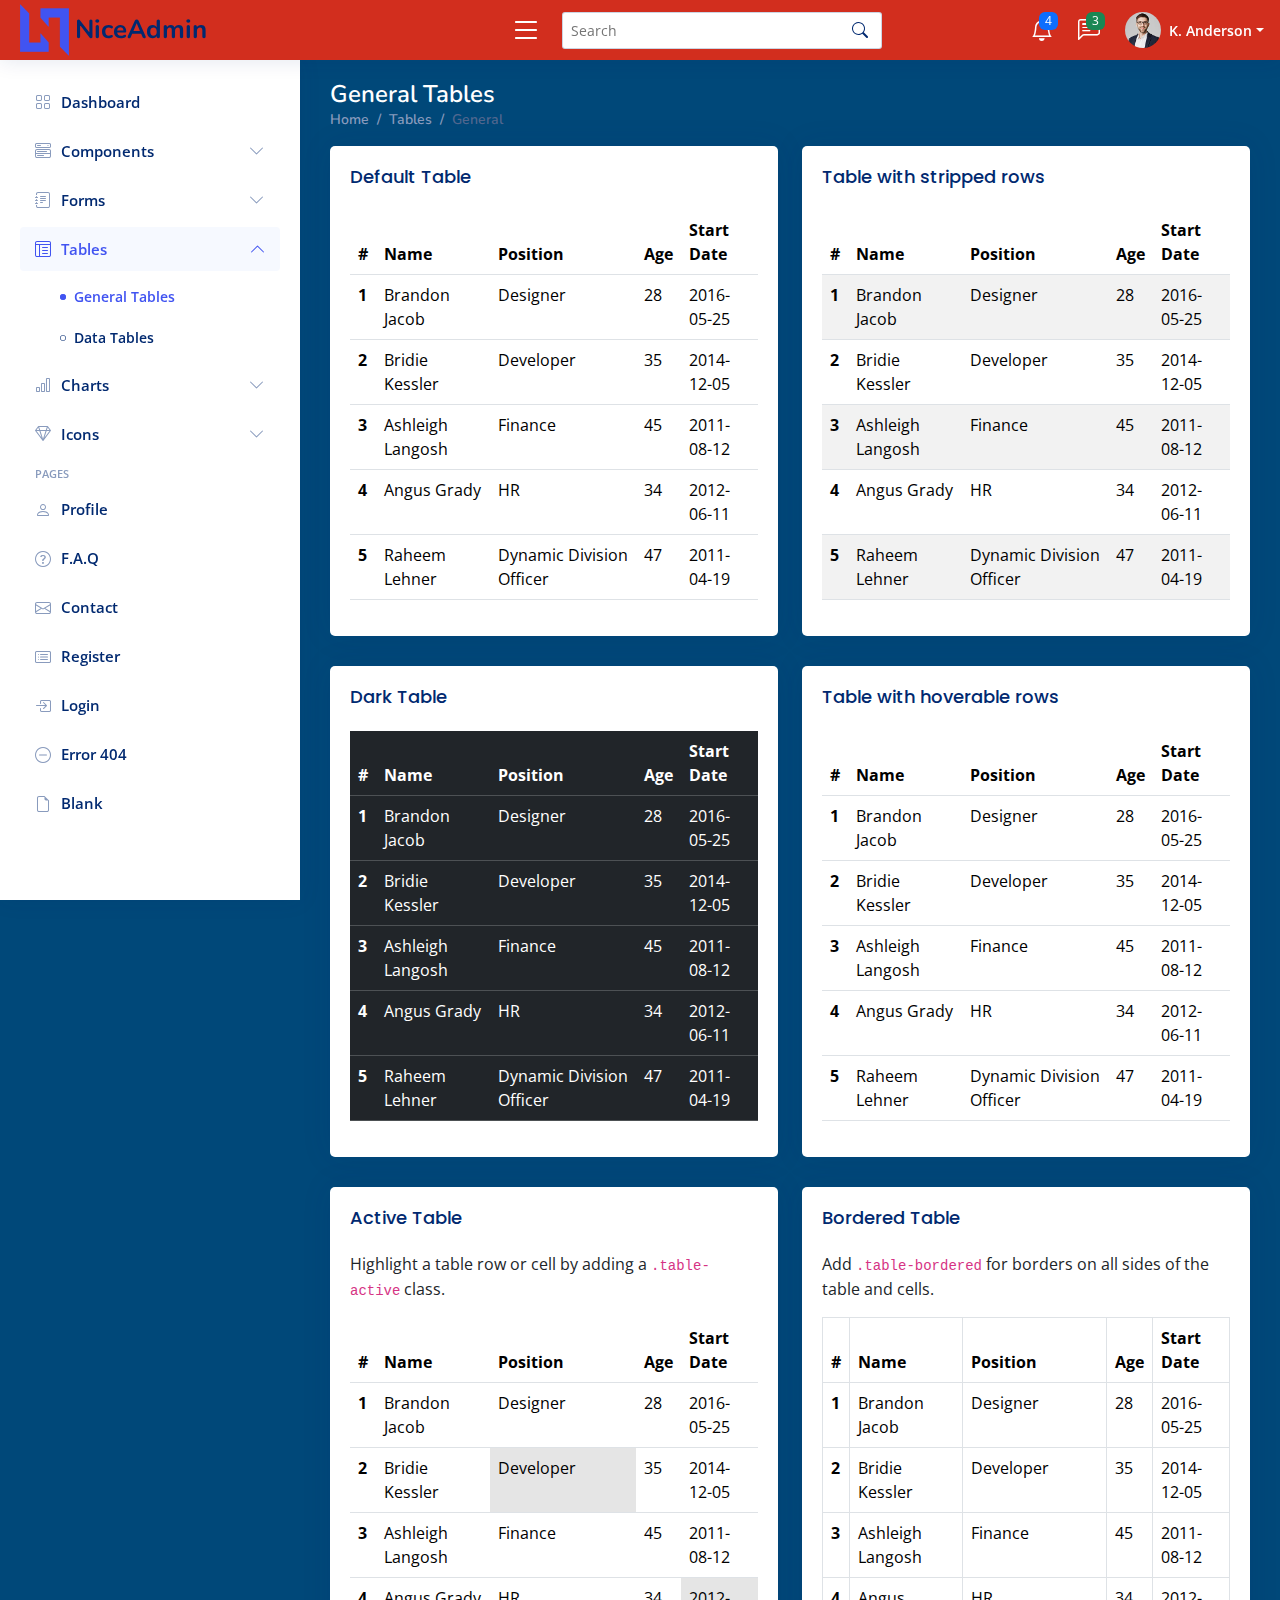
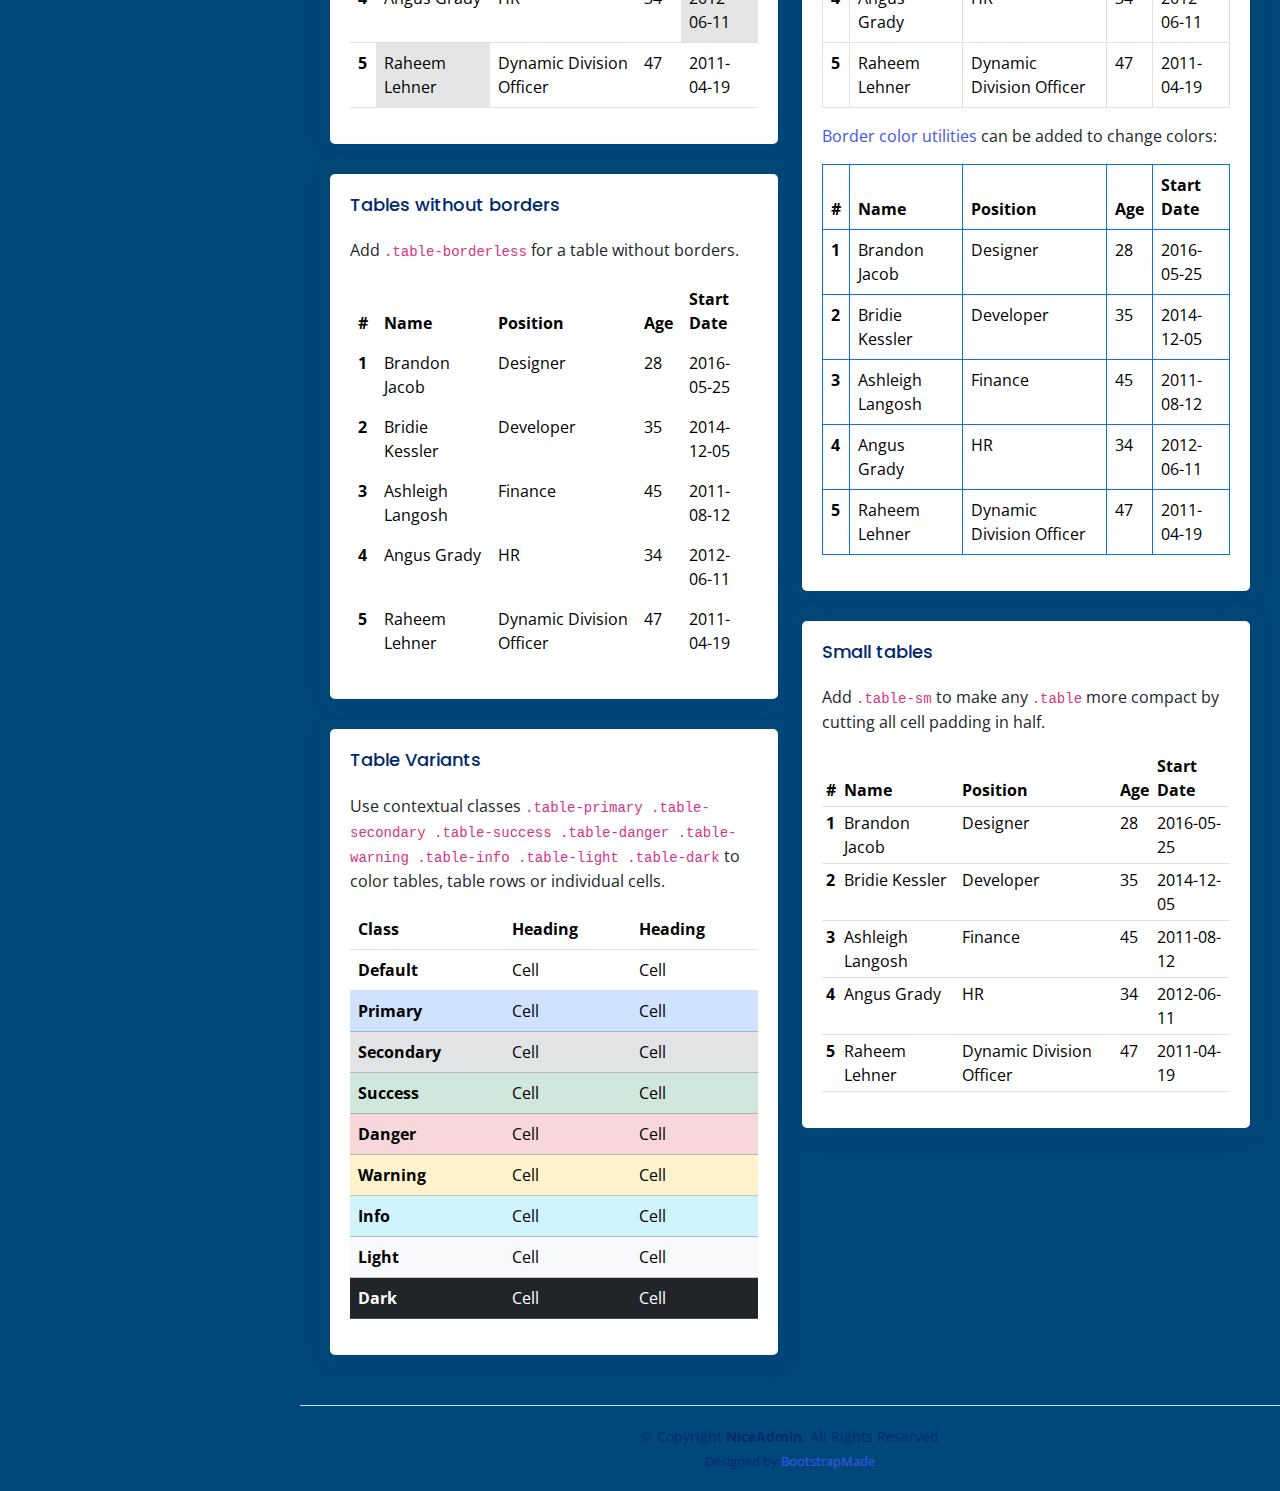
<file: tables-general.html>
<!DOCTYPE html>
<html lang="en">

<head>
  <meta charset="utf-8">
  <meta content="width=device-width, initial-scale=1.0" name="viewport">

  <title>Tables / General - NiceAdmin Bootstrap Template</title>
  <meta content="" name="description">
  <meta content="" name="keywords">

  <!-- Favicons -->
  <link href="assets/img/favicon.png" rel="icon">
  <link href="assets/img/apple-touch-icon.png" rel="apple-touch-icon">

  <!-- Google Fonts -->
  <link href="https://fonts.gstatic.com" rel="preconnect">
  <link href="https://fonts.googleapis.com/css?family=Open+Sans:300,300i,400,400i,600,600i,700,700i|Nunito:300,300i,400,400i,600,600i,700,700i|Poppins:300,300i,400,400i,500,500i,600,600i,700,700i" rel="stylesheet">

  <!-- Vendor CSS Files -->
  <link href="assets/vendor/bootstrap/css/bootstrap.min.css" rel="stylesheet">
  <link href="assets/vendor/bootstrap-icons/bootstrap-icons.css" rel="stylesheet">
  <link href="assets/vendor/boxicons/css/boxicons.min.css" rel="stylesheet">
  <link href="assets/vendor/quill/quill.snow.css" rel="stylesheet">
  <link href="assets/vendor/quill/quill.bubble.css" rel="stylesheet">
  <link href="assets/vendor/remixicon/remixicon.css" rel="stylesheet">
  <link href="assets/vendor/simple-datatables/style.css" rel="stylesheet">

  <!-- Template Main CSS File -->
  <link href="assets/css/style.css" rel="stylesheet">

  <!-- =======================================================
  * Template Name: NiceAdmin
  * Updated: Sep 18 2023 with Bootstrap v5.3.2
  * Template URL: https://bootstrapmade.com/nice-admin-bootstrap-admin-html-template/
  * Author: BootstrapMade.com
  * License: https://bootstrapmade.com/license/
  ======================================================== -->
</head>

<body>

  <!-- ======= Header ======= -->
  <header id="header" class="header fixed-top d-flex align-items-center">

    <div class="d-flex align-items-center justify-content-between">
      <a href="index.html" class="logo d-flex align-items-center">
        <img src="assets/img/logo.png" alt="">
        <span class="d-none d-lg-block">NiceAdmin</span>
      </a>
      <i class="bi bi-list toggle-sidebar-btn"></i>
    </div><!-- End Logo -->

    <div class="search-bar">
      <form class="search-form d-flex align-items-center" method="POST" action="#">
        <input type="text" name="query" placeholder="Search" title="Enter search keyword">
        <button type="submit" title="Search"><i class="bi bi-search"></i></button>
      </form>
    </div><!-- End Search Bar -->

    <nav class="header-nav ms-auto">
      <ul class="d-flex align-items-center">

        <li class="nav-item d-block d-lg-none">
          <a class="nav-link nav-icon search-bar-toggle " href="#">
            <i class="bi bi-search"></i>
          </a>
        </li><!-- End Search Icon-->

        <li class="nav-item dropdown">

          <a class="nav-link nav-icon" href="#" data-bs-toggle="dropdown">
            <i class="bi bi-bell"></i>
            <span class="badge bg-primary badge-number">4</span>
          </a><!-- End Notification Icon -->

          <ul class="dropdown-menu dropdown-menu-end dropdown-menu-arrow notifications">
            <li class="dropdown-header">
              You have 4 new notifications
              <a href="#"><span class="badge rounded-pill bg-primary p-2 ms-2">View all</span></a>
            </li>
            <li>
              <hr class="dropdown-divider">
            </li>

            <li class="notification-item">
              <i class="bi bi-exclamation-circle text-warning"></i>
              <div>
                <h4>Lorem Ipsum</h4>
                <p>Quae dolorem earum veritatis oditseno</p>
                <p>30 min. ago</p>
              </div>
            </li>

            <li>
              <hr class="dropdown-divider">
            </li>

            <li class="notification-item">
              <i class="bi bi-x-circle text-danger"></i>
              <div>
                <h4>Atque rerum nesciunt</h4>
                <p>Quae dolorem earum veritatis oditseno</p>
                <p>1 hr. ago</p>
              </div>
            </li>

            <li>
              <hr class="dropdown-divider">
            </li>

            <li class="notification-item">
              <i class="bi bi-check-circle text-success"></i>
              <div>
                <h4>Sit rerum fuga</h4>
                <p>Quae dolorem earum veritatis oditseno</p>
                <p>2 hrs. ago</p>
              </div>
            </li>

            <li>
              <hr class="dropdown-divider">
            </li>

            <li class="notification-item">
              <i class="bi bi-info-circle text-primary"></i>
              <div>
                <h4>Dicta reprehenderit</h4>
                <p>Quae dolorem earum veritatis oditseno</p>
                <p>4 hrs. ago</p>
              </div>
            </li>

            <li>
              <hr class="dropdown-divider">
            </li>
            <li class="dropdown-footer">
              <a href="#">Show all notifications</a>
            </li>

          </ul><!-- End Notification Dropdown Items -->

        </li><!-- End Notification Nav -->

        <li class="nav-item dropdown">

          <a class="nav-link nav-icon" href="#" data-bs-toggle="dropdown">
            <i class="bi bi-chat-left-text"></i>
            <span class="badge bg-success badge-number">3</span>
          </a><!-- End Messages Icon -->

          <ul class="dropdown-menu dropdown-menu-end dropdown-menu-arrow messages">
            <li class="dropdown-header">
              You have 3 new messages
              <a href="#"><span class="badge rounded-pill bg-primary p-2 ms-2">View all</span></a>
            </li>
            <li>
              <hr class="dropdown-divider">
            </li>

            <li class="message-item">
              <a href="#">
                <img src="assets/img/messages-1.jpg" alt="" class="rounded-circle">
                <div>
                  <h4>Maria Hudson</h4>
                  <p>Velit asperiores et ducimus soluta repudiandae labore officia est ut...</p>
                  <p>4 hrs. ago</p>
                </div>
              </a>
            </li>
            <li>
              <hr class="dropdown-divider">
            </li>

            <li class="message-item">
              <a href="#">
                <img src="assets/img/messages-2.jpg" alt="" class="rounded-circle">
                <div>
                  <h4>Anna Nelson</h4>
                  <p>Velit asperiores et ducimus soluta repudiandae labore officia est ut...</p>
                  <p>6 hrs. ago</p>
                </div>
              </a>
            </li>
            <li>
              <hr class="dropdown-divider">
            </li>

            <li class="message-item">
              <a href="#">
                <img src="assets/img/messages-3.jpg" alt="" class="rounded-circle">
                <div>
                  <h4>David Muldon</h4>
                  <p>Velit asperiores et ducimus soluta repudiandae labore officia est ut...</p>
                  <p>8 hrs. ago</p>
                </div>
              </a>
            </li>
            <li>
              <hr class="dropdown-divider">
            </li>

            <li class="dropdown-footer">
              <a href="#">Show all messages</a>
            </li>

          </ul><!-- End Messages Dropdown Items -->

        </li><!-- End Messages Nav -->

        <li class="nav-item dropdown pe-3">

          <a class="nav-link nav-profile d-flex align-items-center pe-0" href="#" data-bs-toggle="dropdown">
            <img src="assets/img/profile-img.jpg" alt="Profile" class="rounded-circle">
            <span class="d-none d-md-block dropdown-toggle ps-2">K. Anderson</span>
          </a><!-- End Profile Iamge Icon -->

          <ul class="dropdown-menu dropdown-menu-end dropdown-menu-arrow profile">
            <li class="dropdown-header">
              <h6>Kevin Anderson</h6>
              <span>Web Designer</span>
            </li>
            <li>
              <hr class="dropdown-divider">
            </li>

            <li>
              <a class="dropdown-item d-flex align-items-center" href="users-profile.html">
                <i class="bi bi-person"></i>
                <span>My Profile</span>
              </a>
            </li>
            <li>
              <hr class="dropdown-divider">
            </li>

            <li>
              <a class="dropdown-item d-flex align-items-center" href="users-profile.html">
                <i class="bi bi-gear"></i>
                <span>Account Settings</span>
              </a>
            </li>
            <li>
              <hr class="dropdown-divider">
            </li>

            <li>
              <a class="dropdown-item d-flex align-items-center" href="pages-faq.html">
                <i class="bi bi-question-circle"></i>
                <span>Need Help?</span>
              </a>
            </li>
            <li>
              <hr class="dropdown-divider">
            </li>

            <li>
              <a class="dropdown-item d-flex align-items-center" href="#">
                <i class="bi bi-box-arrow-right"></i>
                <span>Sign Out</span>
              </a>
            </li>

          </ul><!-- End Profile Dropdown Items -->
        </li><!-- End Profile Nav -->

      </ul>
    </nav><!-- End Icons Navigation -->

  </header><!-- End Header -->

  <!-- ======= Sidebar ======= -->
  <aside id="sidebar" class="sidebar">

    <ul class="sidebar-nav" id="sidebar-nav">

      <li class="nav-item">
        <a class="nav-link collapsed" href="index.html">
          <i class="bi bi-grid"></i>
          <span>Dashboard</span>
        </a>
      </li><!-- End Dashboard Nav -->

      <li class="nav-item">
        <a class="nav-link collapsed" data-bs-target="#components-nav" data-bs-toggle="collapse" href="#">
          <i class="bi bi-menu-button-wide"></i><span>Components</span><i class="bi bi-chevron-down ms-auto"></i>
        </a>
        <ul id="components-nav" class="nav-content collapse " data-bs-parent="#sidebar-nav">
          <li>
            <a href="components-alerts.html">
              <i class="bi bi-circle"></i><span>Alerts</span>
            </a>
          </li>
          <li>
            <a href="components-accordion.html">
              <i class="bi bi-circle"></i><span>Accordion</span>
            </a>
          </li>
          <li>
            <a href="components-badges.html">
              <i class="bi bi-circle"></i><span>Badges</span>
            </a>
          </li>
          <li>
            <a href="components-breadcrumbs.html">
              <i class="bi bi-circle"></i><span>Breadcrumbs</span>
            </a>
          </li>
          <li>
            <a href="components-buttons.html">
              <i class="bi bi-circle"></i><span>Buttons</span>
            </a>
          </li>
          <li>
            <a href="components-cards.html">
              <i class="bi bi-circle"></i><span>Cards</span>
            </a>
          </li>
          <li>
            <a href="components-carousel.html">
              <i class="bi bi-circle"></i><span>Carousel</span>
            </a>
          </li>
          <li>
            <a href="components-list-group.html">
              <i class="bi bi-circle"></i><span>List group</span>
            </a>
          </li>
          <li>
            <a href="components-modal.html">
              <i class="bi bi-circle"></i><span>Modal</span>
            </a>
          </li>
          <li>
            <a href="components-tabs.html">
              <i class="bi bi-circle"></i><span>Tabs</span>
            </a>
          </li>
          <li>
            <a href="components-pagination.html">
              <i class="bi bi-circle"></i><span>Pagination</span>
            </a>
          </li>
          <li>
            <a href="components-progress.html">
              <i class="bi bi-circle"></i><span>Progress</span>
            </a>
          </li>
          <li>
            <a href="components-spinners.html">
              <i class="bi bi-circle"></i><span>Spinners</span>
            </a>
          </li>
          <li>
            <a href="components-tooltips.html">
              <i class="bi bi-circle"></i><span>Tooltips</span>
            </a>
          </li>
        </ul>
      </li><!-- End Components Nav -->

      <li class="nav-item">
        <a class="nav-link collapsed" data-bs-target="#forms-nav" data-bs-toggle="collapse" href="#">
          <i class="bi bi-journal-text"></i><span>Forms</span><i class="bi bi-chevron-down ms-auto"></i>
        </a>
        <ul id="forms-nav" class="nav-content collapse " data-bs-parent="#sidebar-nav">
          <li>
            <a href="forms-elements.html">
              <i class="bi bi-circle"></i><span>Form Elements</span>
            </a>
          </li>
          <li>
            <a href="forms-layouts.html">
              <i class="bi bi-circle"></i><span>Form Layouts</span>
            </a>
          </li>
          <li>
            <a href="forms-editors.html">
              <i class="bi bi-circle"></i><span>Form Editors</span>
            </a>
          </li>
          <li>
            <a href="forms-validation.html">
              <i class="bi bi-circle"></i><span>Form Validation</span>
            </a>
          </li>
        </ul>
      </li><!-- End Forms Nav -->

      <li class="nav-item">
        <a class="nav-link " data-bs-target="#tables-nav" data-bs-toggle="collapse" href="#">
          <i class="bi bi-layout-text-window-reverse"></i><span>Tables</span><i class="bi bi-chevron-down ms-auto"></i>
        </a>
        <ul id="tables-nav" class="nav-content collapse show" data-bs-parent="#sidebar-nav">
          <li>
            <a href="tables-general.html" class="active">
              <i class="bi bi-circle"></i><span>General Tables</span>
            </a>
          </li>
          <li>
            <a href="tables-data.html">
              <i class="bi bi-circle"></i><span>Data Tables</span>
            </a>
          </li>
        </ul>
      </li><!-- End Tables Nav -->

      <li class="nav-item">
        <a class="nav-link collapsed" data-bs-target="#charts-nav" data-bs-toggle="collapse" href="#">
          <i class="bi bi-bar-chart"></i><span>Charts</span><i class="bi bi-chevron-down ms-auto"></i>
        </a>
        <ul id="charts-nav" class="nav-content collapse " data-bs-parent="#sidebar-nav">
          <li>
            <a href="charts-chartjs.html">
              <i class="bi bi-circle"></i><span>Chart.js</span>
            </a>
          </li>
          <li>
            <a href="charts-apexcharts.html">
              <i class="bi bi-circle"></i><span>ApexCharts</span>
            </a>
          </li>
          <li>
            <a href="charts-echarts.html">
              <i class="bi bi-circle"></i><span>ECharts</span>
            </a>
          </li>
        </ul>
      </li><!-- End Charts Nav -->

      <li class="nav-item">
        <a class="nav-link collapsed" data-bs-target="#icons-nav" data-bs-toggle="collapse" href="#">
          <i class="bi bi-gem"></i><span>Icons</span><i class="bi bi-chevron-down ms-auto"></i>
        </a>
        <ul id="icons-nav" class="nav-content collapse " data-bs-parent="#sidebar-nav">
          <li>
            <a href="icons-bootstrap.html">
              <i class="bi bi-circle"></i><span>Bootstrap Icons</span>
            </a>
          </li>
          <li>
            <a href="icons-remix.html">
              <i class="bi bi-circle"></i><span>Remix Icons</span>
            </a>
          </li>
          <li>
            <a href="icons-boxicons.html">
              <i class="bi bi-circle"></i><span>Boxicons</span>
            </a>
          </li>
        </ul>
      </li><!-- End Icons Nav -->

      <li class="nav-heading">Pages</li>

      <li class="nav-item">
        <a class="nav-link collapsed" href="users-profile.html">
          <i class="bi bi-person"></i>
          <span>Profile</span>
        </a>
      </li><!-- End Profile Page Nav -->

      <li class="nav-item">
        <a class="nav-link collapsed" href="pages-faq.html">
          <i class="bi bi-question-circle"></i>
          <span>F.A.Q</span>
        </a>
      </li><!-- End F.A.Q Page Nav -->

      <li class="nav-item">
        <a class="nav-link collapsed" href="pages-contact.html">
          <i class="bi bi-envelope"></i>
          <span>Contact</span>
        </a>
      </li><!-- End Contact Page Nav -->

      <li class="nav-item">
        <a class="nav-link collapsed" href="pages-register.html">
          <i class="bi bi-card-list"></i>
          <span>Register</span>
        </a>
      </li><!-- End Register Page Nav -->

      <li class="nav-item">
        <a class="nav-link collapsed" href="pages-login.html">
          <i class="bi bi-box-arrow-in-right"></i>
          <span>Login</span>
        </a>
      </li><!-- End Login Page Nav -->

      <li class="nav-item">
        <a class="nav-link collapsed" href="pages-error-404.html">
          <i class="bi bi-dash-circle"></i>
          <span>Error 404</span>
        </a>
      </li><!-- End Error 404 Page Nav -->

      <li class="nav-item">
        <a class="nav-link collapsed" href="pages-blank.html">
          <i class="bi bi-file-earmark"></i>
          <span>Blank</span>
        </a>
      </li><!-- End Blank Page Nav -->

    </ul>

  </aside><!-- End Sidebar-->

  <main id="main" class="main">

    <div class="pagetitle">
      <h1>General Tables</h1>
      <nav>
        <ol class="breadcrumb">
          <li class="breadcrumb-item"><a href="index.html">Home</a></li>
          <li class="breadcrumb-item">Tables</li>
          <li class="breadcrumb-item active">General</li>
        </ol>
      </nav>
    </div><!-- End Page Title -->

    <section class="section">
      <div class="row">
        <div class="col-lg-6">

          <div class="card">
            <div class="card-body">
              <h5 class="card-title">Default Table</h5>

              <!-- Default Table -->
              <table class="table">
                <thead>
                  <tr>
                    <th scope="col">#</th>
                    <th scope="col">Name</th>
                    <th scope="col">Position</th>
                    <th scope="col">Age</th>
                    <th scope="col">Start Date</th>
                  </tr>
                </thead>
                <tbody>
                  <tr>
                    <th scope="row">1</th>
                    <td>Brandon Jacob</td>
                    <td>Designer</td>
                    <td>28</td>
                    <td>2016-05-25</td>
                  </tr>
                  <tr>
                    <th scope="row">2</th>
                    <td>Bridie Kessler</td>
                    <td>Developer</td>
                    <td>35</td>
                    <td>2014-12-05</td>
                  </tr>
                  <tr>
                    <th scope="row">3</th>
                    <td>Ashleigh Langosh</td>
                    <td>Finance</td>
                    <td>45</td>
                    <td>2011-08-12</td>
                  </tr>
                  <tr>
                    <th scope="row">4</th>
                    <td>Angus Grady</td>
                    <td>HR</td>
                    <td>34</td>
                    <td>2012-06-11</td>
                  </tr>
                  <tr>
                    <th scope="row">5</th>
                    <td>Raheem Lehner</td>
                    <td>Dynamic Division Officer</td>
                    <td>47</td>
                    <td>2011-04-19</td>
                  </tr>
                </tbody>
              </table>
              <!-- End Default Table Example -->
            </div>
          </div>

          <div class="card">
            <div class="card-body">
              <h5 class="card-title">Dark Table</h5>

              <!-- Dark Table -->
              <table class="table table-dark">
                <thead>
                  <tr>
                    <th scope="col">#</th>
                    <th scope="col">Name</th>
                    <th scope="col">Position</th>
                    <th scope="col">Age</th>
                    <th scope="col">Start Date</th>
                  </tr>
                </thead>
                <tbody>
                  <tr>
                    <th scope="row">1</th>
                    <td>Brandon Jacob</td>
                    <td>Designer</td>
                    <td>28</td>
                    <td>2016-05-25</td>
                  </tr>
                  <tr>
                    <th scope="row">2</th>
                    <td>Bridie Kessler</td>
                    <td>Developer</td>
                    <td>35</td>
                    <td>2014-12-05</td>
                  </tr>
                  <tr>
                    <th scope="row">3</th>
                    <td>Ashleigh Langosh</td>
                    <td>Finance</td>
                    <td>45</td>
                    <td>2011-08-12</td>
                  </tr>
                  <tr>
                    <th scope="row">4</th>
                    <td>Angus Grady</td>
                    <td>HR</td>
                    <td>34</td>
                    <td>2012-06-11</td>
                  </tr>
                  <tr>
                    <th scope="row">5</th>
                    <td>Raheem Lehner</td>
                    <td>Dynamic Division Officer</td>
                    <td>47</td>
                    <td>2011-04-19</td>
                  </tr>
                </tbody>
              </table>
              <!-- End Dark Table -->

            </div>
          </div>

          <div class="card">
            <div class="card-body">
              <h5 class="card-title">Active Table</h5>
              <p>Highlight a table row or cell by adding a <code>.table-active</code> class.</p>
              <!-- Active Table -->
              <table class="table">
                <thead>
                  <tr>
                    <th scope="col">#</th>
                    <th scope="col">Name</th>
                    <th scope="col">Position</th>
                    <th scope="col">Age</th>
                    <th scope="col">Start Date</th>
                  </tr>
                </thead>
                <tbody>
                  <tr>
                    <th scope="row">1</th>
                    <td>Brandon Jacob</td>
                    <td>Designer</td>
                    <td>28</td>
                    <td>2016-05-25</td>
                  </tr>
                  <tr>
                    <th scope="row">2</th>
                    <td>Bridie Kessler</td>
                    <td class="table-active">Developer</td>
                    <td>35</td>
                    <td>2014-12-05</td>
                  </tr>
                  <tr>
                    <th scope="row">3</th>
                    <td>Ashleigh Langosh</td>
                    <td>Finance</td>
                    <td>45</td>
                    <td>2011-08-12</td>
                  </tr>
                  <tr>
                    <th scope="row">4</th>
                    <td>Angus Grady</td>
                    <td>HR</td>
                    <td>34</td>
                    <td class="table-active">2012-06-11</td>
                  </tr>
                  <tr>
                    <th scope="row">5</th>
                    <td class="table-active">Raheem Lehner</td>
                    <td>Dynamic Division Officer</td>
                    <td>47</td>
                    <td>2011-04-19</td>
                  </tr>
                </tbody>
              </table>
              <!-- End Active Table -->

            </div>
          </div>

          <div class="card">
            <div class="card-body">
              <h5 class="card-title">Tables without borders</h5>
              <p>Add <code>.table-borderless</code> for a table without borders.</p>
              <!-- Active Table -->
              <table class="table table-borderless">
                <thead>
                  <tr>
                    <th scope="col">#</th>
                    <th scope="col">Name</th>
                    <th scope="col">Position</th>
                    <th scope="col">Age</th>
                    <th scope="col">Start Date</th>
                  </tr>
                </thead>
                <tbody>
                  <tr>
                    <th scope="row">1</th>
                    <td>Brandon Jacob</td>
                    <td>Designer</td>
                    <td>28</td>
                    <td>2016-05-25</td>
                  </tr>
                  <tr>
                    <th scope="row">2</th>
                    <td>Bridie Kessler</td>
                    <td>Developer</td>
                    <td>35</td>
                    <td>2014-12-05</td>
                  </tr>
                  <tr>
                    <th scope="row">3</th>
                    <td>Ashleigh Langosh</td>
                    <td>Finance</td>
                    <td>45</td>
                    <td>2011-08-12</td>
                  </tr>
                  <tr>
                    <th scope="row">4</th>
                    <td>Angus Grady</td>
                    <td>HR</td>
                    <td>34</td>
                    <td>2012-06-11</td>
                  </tr>
                  <tr>
                    <th scope="row">5</th>
                    <td>Raheem Lehner</td>
                    <td>Dynamic Division Officer</td>
                    <td>47</td>
                    <td>2011-04-19</td>
                  </tr>
                </tbody>
              </table>
              <!-- End Tables without borders -->

            </div>
          </div>

          <div class="card">
            <div class="card-body">
              <h5 class="card-title">Table Variants</h5>
              <p>Use contextual classes <code>.table-primary .table-secondary .table-success .table-danger .table-warning .table-info .table-light .table-dark</code> to color tables, table rows or individual cells.</p>
              <!-- Table Variants -->
              <table class="table">
                <thead>
                  <tr>
                    <th scope="col">Class</th>
                    <th scope="col">Heading</th>
                    <th scope="col">Heading</th>
                  </tr>
                </thead>
                <tbody>
                  <tr>
                    <th scope="row">Default</th>
                    <td>Cell</td>
                    <td>Cell</td>
                  </tr>

                  <tr class="table-primary">
                    <th scope="row">Primary</th>
                    <td>Cell</td>
                    <td>Cell</td>
                  </tr>
                  <tr class="table-secondary">
                    <th scope="row">Secondary</th>
                    <td>Cell</td>
                    <td>Cell</td>
                  </tr>
                  <tr class="table-success">
                    <th scope="row">Success</th>
                    <td>Cell</td>
                    <td>Cell</td>
                  </tr>
                  <tr class="table-danger">
                    <th scope="row">Danger</th>
                    <td>Cell</td>
                    <td>Cell</td>
                  </tr>
                  <tr class="table-warning">
                    <th scope="row">Warning</th>
                    <td>Cell</td>
                    <td>Cell</td>
                  </tr>
                  <tr class="table-info">
                    <th scope="row">Info</th>
                    <td>Cell</td>
                    <td>Cell</td>
                  </tr>
                  <tr class="table-light">
                    <th scope="row">Light</th>
                    <td>Cell</td>
                    <td>Cell</td>
                  </tr>
                  <tr class="table-dark">
                    <th scope="row">Dark</th>
                    <td>Cell</td>
                    <td>Cell</td>
                  </tr>
                </tbody>
              </table>
              <!-- End Table Variants -->

            </div>
          </div>

        </div>

        <div class="col-lg-6">

          <div class="card">
            <div class="card-body">
              <h5 class="card-title">Table with stripped rows</h5>

              <!-- Table with stripped rows -->
              <table class="table table-striped">
                <thead>
                  <tr>
                    <th scope="col">#</th>
                    <th scope="col">Name</th>
                    <th scope="col">Position</th>
                    <th scope="col">Age</th>
                    <th scope="col">Start Date</th>
                  </tr>
                </thead>
                <tbody>
                  <tr>
                    <th scope="row">1</th>
                    <td>Brandon Jacob</td>
                    <td>Designer</td>
                    <td>28</td>
                    <td>2016-05-25</td>
                  </tr>
                  <tr>
                    <th scope="row">2</th>
                    <td>Bridie Kessler</td>
                    <td>Developer</td>
                    <td>35</td>
                    <td>2014-12-05</td>
                  </tr>
                  <tr>
                    <th scope="row">3</th>
                    <td>Ashleigh Langosh</td>
                    <td>Finance</td>
                    <td>45</td>
                    <td>2011-08-12</td>
                  </tr>
                  <tr>
                    <th scope="row">4</th>
                    <td>Angus Grady</td>
                    <td>HR</td>
                    <td>34</td>
                    <td>2012-06-11</td>
                  </tr>
                  <tr>
                    <th scope="row">5</th>
                    <td>Raheem Lehner</td>
                    <td>Dynamic Division Officer</td>
                    <td>47</td>
                    <td>2011-04-19</td>
                  </tr>
                </tbody>
              </table>
              <!-- End Table with stripped rows -->

            </div>
          </div>

          <div class="card">
            <div class="card-body">
              <h5 class="card-title">Table with hoverable rows</h5>

              <!-- Table with hoverable rows -->
              <table class="table table-hover">
                <thead>
                  <tr>
                    <th scope="col">#</th>
                    <th scope="col">Name</th>
                    <th scope="col">Position</th>
                    <th scope="col">Age</th>
                    <th scope="col">Start Date</th>
                  </tr>
                </thead>
                <tbody>
                  <tr>
                    <th scope="row">1</th>
                    <td>Brandon Jacob</td>
                    <td>Designer</td>
                    <td>28</td>
                    <td>2016-05-25</td>
                  </tr>
                  <tr>
                    <th scope="row">2</th>
                    <td>Bridie Kessler</td>
                    <td>Developer</td>
                    <td>35</td>
                    <td>2014-12-05</td>
                  </tr>
                  <tr>
                    <th scope="row">3</th>
                    <td>Ashleigh Langosh</td>
                    <td>Finance</td>
                    <td>45</td>
                    <td>2011-08-12</td>
                  </tr>
                  <tr>
                    <th scope="row">4</th>
                    <td>Angus Grady</td>
                    <td>HR</td>
                    <td>34</td>
                    <td>2012-06-11</td>
                  </tr>
                  <tr>
                    <th scope="row">5</th>
                    <td>Raheem Lehner</td>
                    <td>Dynamic Division Officer</td>
                    <td>47</td>
                    <td>2011-04-19</td>
                  </tr>
                </tbody>
              </table>
              <!-- End Table with hoverable rows -->

            </div>
          </div>

          <div class="card">
            <div class="card-body">
              <h5 class="card-title">Bordered Table</h5>
              <p>Add <code>.table-bordered</code> for borders on all sides of the table and cells.</p>
              <!-- Bordered Table -->
              <table class="table table-bordered">
                <thead>
                  <tr>
                    <th scope="col">#</th>
                    <th scope="col">Name</th>
                    <th scope="col">Position</th>
                    <th scope="col">Age</th>
                    <th scope="col">Start Date</th>
                  </tr>
                </thead>
                <tbody>
                  <tr>
                    <th scope="row">1</th>
                    <td>Brandon Jacob</td>
                    <td>Designer</td>
                    <td>28</td>
                    <td>2016-05-25</td>
                  </tr>
                  <tr>
                    <th scope="row">2</th>
                    <td>Bridie Kessler</td>
                    <td>Developer</td>
                    <td>35</td>
                    <td>2014-12-05</td>
                  </tr>
                  <tr>
                    <th scope="row">3</th>
                    <td>Ashleigh Langosh</td>
                    <td>Finance</td>
                    <td>45</td>
                    <td>2011-08-12</td>
                  </tr>
                  <tr>
                    <th scope="row">4</th>
                    <td>Angus Grady</td>
                    <td>HR</td>
                    <td>34</td>
                    <td>2012-06-11</td>
                  </tr>
                  <tr>
                    <th scope="row">5</th>
                    <td>Raheem Lehner</td>
                    <td>Dynamic Division Officer</td>
                    <td>47</td>
                    <td>2011-04-19</td>
                  </tr>
                </tbody>
              </table>
              <!-- End Bordered Table -->

              <p><a href="https://getbootstrap.com/docs/5.0/utilities/borders/#border-color" target="_blank">Border color utilities</a> can be added to change colors:</p>

              <!-- Primary Color Bordered Table -->
              <table class="table table-bordered border-primary">
                <thead>
                  <tr>
                    <th scope="col">#</th>
                    <th scope="col">Name</th>
                    <th scope="col">Position</th>
                    <th scope="col">Age</th>
                    <th scope="col">Start Date</th>
                  </tr>
                </thead>
                <tbody>
                  <tr>
                    <th scope="row">1</th>
                    <td>Brandon Jacob</td>
                    <td>Designer</td>
                    <td>28</td>
                    <td>2016-05-25</td>
                  </tr>
                  <tr>
                    <th scope="row">2</th>
                    <td>Bridie Kessler</td>
                    <td>Developer</td>
                    <td>35</td>
                    <td>2014-12-05</td>
                  </tr>
                  <tr>
                    <th scope="row">3</th>
                    <td>Ashleigh Langosh</td>
                    <td>Finance</td>
                    <td>45</td>
                    <td>2011-08-12</td>
                  </tr>
                  <tr>
                    <th scope="row">4</th>
                    <td>Angus Grady</td>
                    <td>HR</td>
                    <td>34</td>
                    <td>2012-06-11</td>
                  </tr>
                  <tr>
                    <th scope="row">5</th>
                    <td>Raheem Lehner</td>
                    <td>Dynamic Division Officer</td>
                    <td>47</td>
                    <td>2011-04-19</td>
                  </tr>
                </tbody>
              </table>
              <!-- End Primary Color Bordered Table -->

            </div>
          </div>

          <div class="card">
            <div class="card-body">
              <h5 class="card-title">Small tables</h5>
              <p>Add <code>.table-sm</code> to make any <code>.table</code> more compact by cutting all cell padding in half.</p>
              <!-- Small tables -->
              <table class="table table-sm">
                <thead>
                  <tr>
                    <th scope="col">#</th>
                    <th scope="col">Name</th>
                    <th scope="col">Position</th>
                    <th scope="col">Age</th>
                    <th scope="col">Start Date</th>
                  </tr>
                </thead>
                <tbody>
                  <tr>
                    <th scope="row">1</th>
                    <td>Brandon Jacob</td>
                    <td>Designer</td>
                    <td>28</td>
                    <td>2016-05-25</td>
                  </tr>
                  <tr>
                    <th scope="row">2</th>
                    <td>Bridie Kessler</td>
                    <td>Developer</td>
                    <td>35</td>
                    <td>2014-12-05</td>
                  </tr>
                  <tr>
                    <th scope="row">3</th>
                    <td>Ashleigh Langosh</td>
                    <td>Finance</td>
                    <td>45</td>
                    <td>2011-08-12</td>
                  </tr>
                  <tr>
                    <th scope="row">4</th>
                    <td>Angus Grady</td>
                    <td>HR</td>
                    <td>34</td>
                    <td>2012-06-11</td>
                  </tr>
                  <tr>
                    <th scope="row">5</th>
                    <td>Raheem Lehner</td>
                    <td>Dynamic Division Officer</td>
                    <td>47</td>
                    <td>2011-04-19</td>
                  </tr>
                </tbody>
              </table>
              <!-- End small tables -->

            </div>
          </div>

        </div>
      </div>
    </section>

  </main><!-- End #main -->

  <!-- ======= Footer ======= -->
  <footer id="footer" class="footer">
    <div class="copyright">
      &copy; Copyright <strong><span>NiceAdmin</span></strong>. All Rights Reserved
    </div>
    <div class="credits">
      <!-- All the links in the footer should remain intact. -->
      <!-- You can delete the links only if you purchased the pro version. -->
      <!-- Licensing information: https://bootstrapmade.com/license/ -->
      <!-- Purchase the pro version with working PHP/AJAX contact form: https://bootstrapmade.com/nice-admin-bootstrap-admin-html-template/ -->
      Designed by <a href="https://bootstrapmade.com/">BootstrapMade</a>
    </div>
  </footer><!-- End Footer -->

  <a href="#" class="back-to-top d-flex align-items-center justify-content-center"><i class="bi bi-arrow-up-short"></i></a>

  <!-- Vendor JS Files -->
  <script src="assets/vendor/apexcharts/apexcharts.min.js"></script>
  <script src="assets/vendor/bootstrap/js/bootstrap.bundle.min.js"></script>
  <script src="assets/vendor/chart.js/chart.umd.js"></script>
  <script src="assets/vendor/echarts/echarts.min.js"></script>
  <script src="assets/vendor/quill/quill.min.js"></script>
  <script src="assets/vendor/simple-datatables/simple-datatables.js"></script>
  <script src="assets/vendor/tinymce/tinymce.min.js"></script>
  <script src="assets/vendor/php-email-form/validate.js"></script>

  <!-- Template Main JS File -->
  <script src="assets/js/main.js"></script>

</body>

</html>
</file>
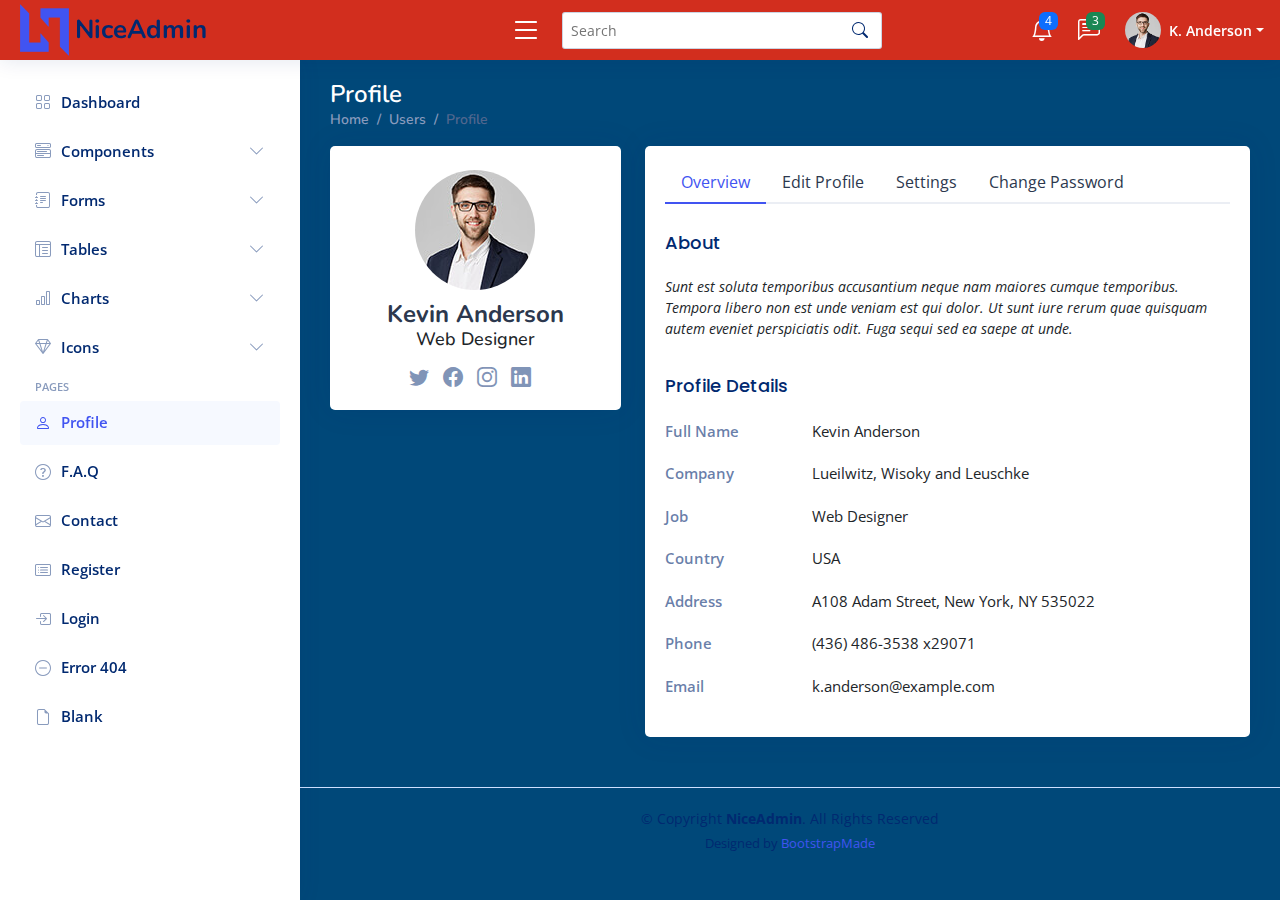
<file: users-profile.html>
<!DOCTYPE html>
<html lang="en">

<head>
  <meta charset="utf-8">
  <meta content="width=device-width, initial-scale=1.0" name="viewport">

  <title>Users / Profile - NiceAdmin Bootstrap Template</title>
  <meta content="" name="description">
  <meta content="" name="keywords">

  <!-- Favicons -->
  <link href="assets/img/favicon.png" rel="icon">
  <link href="assets/img/apple-touch-icon.png" rel="apple-touch-icon">

  <!-- Google Fonts -->
  <link href="https://fonts.gstatic.com" rel="preconnect">
  <link href="https://fonts.googleapis.com/css?family=Open+Sans:300,300i,400,400i,600,600i,700,700i|Nunito:300,300i,400,400i,600,600i,700,700i|Poppins:300,300i,400,400i,500,500i,600,600i,700,700i" rel="stylesheet">

  <!-- Vendor CSS Files -->
  <link href="assets/vendor/bootstrap/css/bootstrap.min.css" rel="stylesheet">
  <link href="assets/vendor/bootstrap-icons/bootstrap-icons.css" rel="stylesheet">
  <link href="assets/vendor/boxicons/css/boxicons.min.css" rel="stylesheet">
  <link href="assets/vendor/quill/quill.snow.css" rel="stylesheet">
  <link href="assets/vendor/quill/quill.bubble.css" rel="stylesheet">
  <link href="assets/vendor/remixicon/remixicon.css" rel="stylesheet">
  <link href="assets/vendor/simple-datatables/style.css" rel="stylesheet">

  <!-- Template Main CSS File -->
  <link href="assets/css/style.css" rel="stylesheet">

  <!-- =======================================================
  * Template Name: NiceAdmin
  * Updated: Sep 18 2023 with Bootstrap v5.3.2
  * Template URL: https://bootstrapmade.com/nice-admin-bootstrap-admin-html-template/
  * Author: BootstrapMade.com
  * License: https://bootstrapmade.com/license/
  ======================================================== -->
</head>

<body>

  <!-- ======= Header ======= -->
  <header id="header" class="header fixed-top d-flex align-items-center">

    <div class="d-flex align-items-center justify-content-between">
      <a href="index.html" class="logo d-flex align-items-center">
        <img src="assets/img/logo.png" alt="">
        <span class="d-none d-lg-block">NiceAdmin</span>
      </a>
      <i class="bi bi-list toggle-sidebar-btn"></i>
    </div><!-- End Logo -->

    <div class="search-bar">
      <form class="search-form d-flex align-items-center" method="POST" action="#">
        <input type="text" name="query" placeholder="Search" title="Enter search keyword">
        <button type="submit" title="Search"><i class="bi bi-search"></i></button>
      </form>
    </div><!-- End Search Bar -->

    <nav class="header-nav ms-auto">
      <ul class="d-flex align-items-center">

        <li class="nav-item d-block d-lg-none">
          <a class="nav-link nav-icon search-bar-toggle " href="#">
            <i class="bi bi-search"></i>
          </a>
        </li><!-- End Search Icon-->

        <li class="nav-item dropdown">

          <a class="nav-link nav-icon" href="#" data-bs-toggle="dropdown">
            <i class="bi bi-bell"></i>
            <span class="badge bg-primary badge-number">4</span>
          </a><!-- End Notification Icon -->

          <ul class="dropdown-menu dropdown-menu-end dropdown-menu-arrow notifications">
            <li class="dropdown-header">
              You have 4 new notifications
              <a href="#"><span class="badge rounded-pill bg-primary p-2 ms-2">View all</span></a>
            </li>
            <li>
              <hr class="dropdown-divider">
            </li>

            <li class="notification-item">
              <i class="bi bi-exclamation-circle text-warning"></i>
              <div>
                <h4>Lorem Ipsum</h4>
                <p>Quae dolorem earum veritatis oditseno</p>
                <p>30 min. ago</p>
              </div>
            </li>

            <li>
              <hr class="dropdown-divider">
            </li>

            <li class="notification-item">
              <i class="bi bi-x-circle text-danger"></i>
              <div>
                <h4>Atque rerum nesciunt</h4>
                <p>Quae dolorem earum veritatis oditseno</p>
                <p>1 hr. ago</p>
              </div>
            </li>

            <li>
              <hr class="dropdown-divider">
            </li>

            <li class="notification-item">
              <i class="bi bi-check-circle text-success"></i>
              <div>
                <h4>Sit rerum fuga</h4>
                <p>Quae dolorem earum veritatis oditseno</p>
                <p>2 hrs. ago</p>
              </div>
            </li>

            <li>
              <hr class="dropdown-divider">
            </li>

            <li class="notification-item">
              <i class="bi bi-info-circle text-primary"></i>
              <div>
                <h4>Dicta reprehenderit</h4>
                <p>Quae dolorem earum veritatis oditseno</p>
                <p>4 hrs. ago</p>
              </div>
            </li>

            <li>
              <hr class="dropdown-divider">
            </li>
            <li class="dropdown-footer">
              <a href="#">Show all notifications</a>
            </li>

          </ul><!-- End Notification Dropdown Items -->

        </li><!-- End Notification Nav -->

        <li class="nav-item dropdown">

          <a class="nav-link nav-icon" href="#" data-bs-toggle="dropdown">
            <i class="bi bi-chat-left-text"></i>
            <span class="badge bg-success badge-number">3</span>
          </a><!-- End Messages Icon -->

          <ul class="dropdown-menu dropdown-menu-end dropdown-menu-arrow messages">
            <li class="dropdown-header">
              You have 3 new messages
              <a href="#"><span class="badge rounded-pill bg-primary p-2 ms-2">View all</span></a>
            </li>
            <li>
              <hr class="dropdown-divider">
            </li>

            <li class="message-item">
              <a href="#">
                <img src="assets/img/messages-1.jpg" alt="" class="rounded-circle">
                <div>
                  <h4>Maria Hudson</h4>
                  <p>Velit asperiores et ducimus soluta repudiandae labore officia est ut...</p>
                  <p>4 hrs. ago</p>
                </div>
              </a>
            </li>
            <li>
              <hr class="dropdown-divider">
            </li>

            <li class="message-item">
              <a href="#">
                <img src="assets/img/messages-2.jpg" alt="" class="rounded-circle">
                <div>
                  <h4>Anna Nelson</h4>
                  <p>Velit asperiores et ducimus soluta repudiandae labore officia est ut...</p>
                  <p>6 hrs. ago</p>
                </div>
              </a>
            </li>
            <li>
              <hr class="dropdown-divider">
            </li>

            <li class="message-item">
              <a href="#">
                <img src="assets/img/messages-3.jpg" alt="" class="rounded-circle">
                <div>
                  <h4>David Muldon</h4>
                  <p>Velit asperiores et ducimus soluta repudiandae labore officia est ut...</p>
                  <p>8 hrs. ago</p>
                </div>
              </a>
            </li>
            <li>
              <hr class="dropdown-divider">
            </li>

            <li class="dropdown-footer">
              <a href="#">Show all messages</a>
            </li>

          </ul><!-- End Messages Dropdown Items -->

        </li><!-- End Messages Nav -->

        <li class="nav-item dropdown pe-3">

          <a class="nav-link nav-profile d-flex align-items-center pe-0" href="#" data-bs-toggle="dropdown">
            <img src="assets/img/profile-img.jpg" alt="Profile" class="rounded-circle">
            <span class="d-none d-md-block dropdown-toggle ps-2">K. Anderson</span>
          </a><!-- End Profile Iamge Icon -->

          <ul class="dropdown-menu dropdown-menu-end dropdown-menu-arrow profile">
            <li class="dropdown-header">
              <h6>Kevin Anderson</h6>
              <span>Web Designer</span>
            </li>
            <li>
              <hr class="dropdown-divider">
            </li>

            <li>
              <a class="dropdown-item d-flex align-items-center" href="users-profile.html">
                <i class="bi bi-person"></i>
                <span>My Profile</span>
              </a>
            </li>
            <li>
              <hr class="dropdown-divider">
            </li>

            <li>
              <a class="dropdown-item d-flex align-items-center" href="users-profile.html">
                <i class="bi bi-gear"></i>
                <span>Account Settings</span>
              </a>
            </li>
            <li>
              <hr class="dropdown-divider">
            </li>

            <li>
              <a class="dropdown-item d-flex align-items-center" href="pages-faq.html">
                <i class="bi bi-question-circle"></i>
                <span>Need Help?</span>
              </a>
            </li>
            <li>
              <hr class="dropdown-divider">
            </li>

            <li>
              <a class="dropdown-item d-flex align-items-center" href="#">
                <i class="bi bi-box-arrow-right"></i>
                <span>Sign Out</span>
              </a>
            </li>

          </ul><!-- End Profile Dropdown Items -->
        </li><!-- End Profile Nav -->

      </ul>
    </nav><!-- End Icons Navigation -->

  </header><!-- End Header -->

  <!-- ======= Sidebar ======= -->
  <aside id="sidebar" class="sidebar">

    <ul class="sidebar-nav" id="sidebar-nav">

      <li class="nav-item">
        <a class="nav-link collapsed" href="index.html">
          <i class="bi bi-grid"></i>
          <span>Dashboard</span>
        </a>
      </li><!-- End Dashboard Nav -->

      <li class="nav-item">
        <a class="nav-link collapsed" data-bs-target="#components-nav" data-bs-toggle="collapse" href="#">
          <i class="bi bi-menu-button-wide"></i><span>Components</span><i class="bi bi-chevron-down ms-auto"></i>
        </a>
        <ul id="components-nav" class="nav-content collapse " data-bs-parent="#sidebar-nav">
          <li>
            <a href="components-alerts.html">
              <i class="bi bi-circle"></i><span>Alerts</span>
            </a>
          </li>
          <li>
            <a href="components-accordion.html">
              <i class="bi bi-circle"></i><span>Accordion</span>
            </a>
          </li>
          <li>
            <a href="components-badges.html">
              <i class="bi bi-circle"></i><span>Badges</span>
            </a>
          </li>
          <li>
            <a href="components-breadcrumbs.html">
              <i class="bi bi-circle"></i><span>Breadcrumbs</span>
            </a>
          </li>
          <li>
            <a href="components-buttons.html">
              <i class="bi bi-circle"></i><span>Buttons</span>
            </a>
          </li>
          <li>
            <a href="components-cards.html">
              <i class="bi bi-circle"></i><span>Cards</span>
            </a>
          </li>
          <li>
            <a href="components-carousel.html">
              <i class="bi bi-circle"></i><span>Carousel</span>
            </a>
          </li>
          <li>
            <a href="components-list-group.html">
              <i class="bi bi-circle"></i><span>List group</span>
            </a>
          </li>
          <li>
            <a href="components-modal.html">
              <i class="bi bi-circle"></i><span>Modal</span>
            </a>
          </li>
          <li>
            <a href="components-tabs.html">
              <i class="bi bi-circle"></i><span>Tabs</span>
            </a>
          </li>
          <li>
            <a href="components-pagination.html">
              <i class="bi bi-circle"></i><span>Pagination</span>
            </a>
          </li>
          <li>
            <a href="components-progress.html">
              <i class="bi bi-circle"></i><span>Progress</span>
            </a>
          </li>
          <li>
            <a href="components-spinners.html">
              <i class="bi bi-circle"></i><span>Spinners</span>
            </a>
          </li>
          <li>
            <a href="components-tooltips.html">
              <i class="bi bi-circle"></i><span>Tooltips</span>
            </a>
          </li>
        </ul>
      </li><!-- End Components Nav -->

      <li class="nav-item">
        <a class="nav-link collapsed" data-bs-target="#forms-nav" data-bs-toggle="collapse" href="#">
          <i class="bi bi-journal-text"></i><span>Forms</span><i class="bi bi-chevron-down ms-auto"></i>
        </a>
        <ul id="forms-nav" class="nav-content collapse " data-bs-parent="#sidebar-nav">
          <li>
            <a href="forms-elements.html">
              <i class="bi bi-circle"></i><span>Form Elements</span>
            </a>
          </li>
          <li>
            <a href="forms-layouts.html">
              <i class="bi bi-circle"></i><span>Form Layouts</span>
            </a>
          </li>
          <li>
            <a href="forms-editors.html">
              <i class="bi bi-circle"></i><span>Form Editors</span>
            </a>
          </li>
          <li>
            <a href="forms-validation.html">
              <i class="bi bi-circle"></i><span>Form Validation</span>
            </a>
          </li>
        </ul>
      </li><!-- End Forms Nav -->

      <li class="nav-item">
        <a class="nav-link collapsed" data-bs-target="#tables-nav" data-bs-toggle="collapse" href="#">
          <i class="bi bi-layout-text-window-reverse"></i><span>Tables</span><i class="bi bi-chevron-down ms-auto"></i>
        </a>
        <ul id="tables-nav" class="nav-content collapse " data-bs-parent="#sidebar-nav">
          <li>
            <a href="tables-general.html">
              <i class="bi bi-circle"></i><span>General Tables</span>
            </a>
          </li>
          <li>
            <a href="tables-data.html">
              <i class="bi bi-circle"></i><span>Data Tables</span>
            </a>
          </li>
        </ul>
      </li><!-- End Tables Nav -->

      <li class="nav-item">
        <a class="nav-link collapsed" data-bs-target="#charts-nav" data-bs-toggle="collapse" href="#">
          <i class="bi bi-bar-chart"></i><span>Charts</span><i class="bi bi-chevron-down ms-auto"></i>
        </a>
        <ul id="charts-nav" class="nav-content collapse " data-bs-parent="#sidebar-nav">
          <li>
            <a href="charts-chartjs.html">
              <i class="bi bi-circle"></i><span>Chart.js</span>
            </a>
          </li>
          <li>
            <a href="charts-apexcharts.html">
              <i class="bi bi-circle"></i><span>ApexCharts</span>
            </a>
          </li>
          <li>
            <a href="charts-echarts.html">
              <i class="bi bi-circle"></i><span>ECharts</span>
            </a>
          </li>
        </ul>
      </li><!-- End Charts Nav -->

      <li class="nav-item">
        <a class="nav-link collapsed" data-bs-target="#icons-nav" data-bs-toggle="collapse" href="#">
          <i class="bi bi-gem"></i><span>Icons</span><i class="bi bi-chevron-down ms-auto"></i>
        </a>
        <ul id="icons-nav" class="nav-content collapse " data-bs-parent="#sidebar-nav">
          <li>
            <a href="icons-bootstrap.html">
              <i class="bi bi-circle"></i><span>Bootstrap Icons</span>
            </a>
          </li>
          <li>
            <a href="icons-remix.html">
              <i class="bi bi-circle"></i><span>Remix Icons</span>
            </a>
          </li>
          <li>
            <a href="icons-boxicons.html">
              <i class="bi bi-circle"></i><span>Boxicons</span>
            </a>
          </li>
        </ul>
      </li><!-- End Icons Nav -->

      <li class="nav-heading">Pages</li>

      <li class="nav-item">
        <a class="nav-link " href="users-profile.html">
          <i class="bi bi-person"></i>
          <span>Profile</span>
        </a>
      </li><!-- End Profile Page Nav -->

      <li class="nav-item">
        <a class="nav-link collapsed" href="pages-faq.html">
          <i class="bi bi-question-circle"></i>
          <span>F.A.Q</span>
        </a>
      </li><!-- End F.A.Q Page Nav -->

      <li class="nav-item">
        <a class="nav-link collapsed" href="pages-contact.html">
          <i class="bi bi-envelope"></i>
          <span>Contact</span>
        </a>
      </li><!-- End Contact Page Nav -->

      <li class="nav-item">
        <a class="nav-link collapsed" href="pages-register.html">
          <i class="bi bi-card-list"></i>
          <span>Register</span>
        </a>
      </li><!-- End Register Page Nav -->

      <li class="nav-item">
        <a class="nav-link collapsed" href="pages-login.html">
          <i class="bi bi-box-arrow-in-right"></i>
          <span>Login</span>
        </a>
      </li><!-- End Login Page Nav -->

      <li class="nav-item">
        <a class="nav-link collapsed" href="pages-error-404.html">
          <i class="bi bi-dash-circle"></i>
          <span>Error 404</span>
        </a>
      </li><!-- End Error 404 Page Nav -->

      <li class="nav-item">
        <a class="nav-link collapsed" href="pages-blank.html">
          <i class="bi bi-file-earmark"></i>
          <span>Blank</span>
        </a>
      </li><!-- End Blank Page Nav -->

    </ul>

  </aside><!-- End Sidebar-->

  <main id="main" class="main">

    <div class="pagetitle">
      <h1>Profile</h1>
      <nav>
        <ol class="breadcrumb">
          <li class="breadcrumb-item"><a href="index.html">Home</a></li>
          <li class="breadcrumb-item">Users</li>
          <li class="breadcrumb-item active">Profile</li>
        </ol>
      </nav>
    </div><!-- End Page Title -->

    <section class="section profile">
      <div class="row">
        <div class="col-xl-4">

          <div class="card">
            <div class="card-body profile-card pt-4 d-flex flex-column align-items-center">

              <img src="assets/img/profile-img.jpg" alt="Profile" class="rounded-circle">
              <h2>Kevin Anderson</h2>
              <h3>Web Designer</h3>
              <div class="social-links mt-2">
                <a href="#" class="twitter"><i class="bi bi-twitter"></i></a>
                <a href="#" class="facebook"><i class="bi bi-facebook"></i></a>
                <a href="#" class="instagram"><i class="bi bi-instagram"></i></a>
                <a href="#" class="linkedin"><i class="bi bi-linkedin"></i></a>
              </div>
            </div>
          </div>

        </div>

        <div class="col-xl-8">

          <div class="card">
            <div class="card-body pt-3">
              <!-- Bordered Tabs -->
              <ul class="nav nav-tabs nav-tabs-bordered">

                <li class="nav-item">
                  <button class="nav-link active" data-bs-toggle="tab" data-bs-target="#profile-overview">Overview</button>
                </li>

                <li class="nav-item">
                  <button class="nav-link" data-bs-toggle="tab" data-bs-target="#profile-edit">Edit Profile</button>
                </li>

                <li class="nav-item">
                  <button class="nav-link" data-bs-toggle="tab" data-bs-target="#profile-settings">Settings</button>
                </li>

                <li class="nav-item">
                  <button class="nav-link" data-bs-toggle="tab" data-bs-target="#profile-change-password">Change Password</button>
                </li>

              </ul>
              <div class="tab-content pt-2">

                <div class="tab-pane fade show active profile-overview" id="profile-overview">
                  <h5 class="card-title">About</h5>
                  <p class="small fst-italic">Sunt est soluta temporibus accusantium neque nam maiores cumque temporibus. Tempora libero non est unde veniam est qui dolor. Ut sunt iure rerum quae quisquam autem eveniet perspiciatis odit. Fuga sequi sed ea saepe at unde.</p>

                  <h5 class="card-title">Profile Details</h5>

                  <div class="row">
                    <div class="col-lg-3 col-md-4 label ">Full Name</div>
                    <div class="col-lg-9 col-md-8">Kevin Anderson</div>
                  </div>

                  <div class="row">
                    <div class="col-lg-3 col-md-4 label">Company</div>
                    <div class="col-lg-9 col-md-8">Lueilwitz, Wisoky and Leuschke</div>
                  </div>

                  <div class="row">
                    <div class="col-lg-3 col-md-4 label">Job</div>
                    <div class="col-lg-9 col-md-8">Web Designer</div>
                  </div>

                  <div class="row">
                    <div class="col-lg-3 col-md-4 label">Country</div>
                    <div class="col-lg-9 col-md-8">USA</div>
                  </div>

                  <div class="row">
                    <div class="col-lg-3 col-md-4 label">Address</div>
                    <div class="col-lg-9 col-md-8">A108 Adam Street, New York, NY 535022</div>
                  </div>

                  <div class="row">
                    <div class="col-lg-3 col-md-4 label">Phone</div>
                    <div class="col-lg-9 col-md-8">(436) 486-3538 x29071</div>
                  </div>

                  <div class="row">
                    <div class="col-lg-3 col-md-4 label">Email</div>
                    <div class="col-lg-9 col-md-8">k.anderson@example.com</div>
                  </div>

                </div>

                <div class="tab-pane fade profile-edit pt-3" id="profile-edit">

                  <!-- Profile Edit Form -->
                  <form>
                    <div class="row mb-3">
                      <label for="profileImage" class="col-md-4 col-lg-3 col-form-label">Profile Image</label>
                      <div class="col-md-8 col-lg-9">
                        <img src="assets/img/profile-img.jpg" alt="Profile">
                        <div class="pt-2">
                          <a href="#" class="btn btn-primary btn-sm" title="Upload new profile image"><i class="bi bi-upload"></i></a>
                          <a href="#" class="btn btn-danger btn-sm" title="Remove my profile image"><i class="bi bi-trash"></i></a>
                        </div>
                      </div>
                    </div>

                    <div class="row mb-3">
                      <label for="fullName" class="col-md-4 col-lg-3 col-form-label">Full Name</label>
                      <div class="col-md-8 col-lg-9">
                        <input name="fullName" type="text" class="form-control" id="fullName" value="Kevin Anderson">
                      </div>
                    </div>

                    <div class="row mb-3">
                      <label for="about" class="col-md-4 col-lg-3 col-form-label">About</label>
                      <div class="col-md-8 col-lg-9">
                        <textarea name="about" class="form-control" id="about" style="height: 100px">Sunt est soluta temporibus accusantium neque nam maiores cumque temporibus. Tempora libero non est unde veniam est qui dolor. Ut sunt iure rerum quae quisquam autem eveniet perspiciatis odit. Fuga sequi sed ea saepe at unde.</textarea>
                      </div>
                    </div>

                    <div class="row mb-3">
                      <label for="company" class="col-md-4 col-lg-3 col-form-label">Company</label>
                      <div class="col-md-8 col-lg-9">
                        <input name="company" type="text" class="form-control" id="company" value="Lueilwitz, Wisoky and Leuschke">
                      </div>
                    </div>

                    <div class="row mb-3">
                      <label for="Job" class="col-md-4 col-lg-3 col-form-label">Job</label>
                      <div class="col-md-8 col-lg-9">
                        <input name="job" type="text" class="form-control" id="Job" value="Web Designer">
                      </div>
                    </div>

                    <div class="row mb-3">
                      <label for="Country" class="col-md-4 col-lg-3 col-form-label">Country</label>
                      <div class="col-md-8 col-lg-9">
                        <input name="country" type="text" class="form-control" id="Country" value="USA">
                      </div>
                    </div>

                    <div class="row mb-3">
                      <label for="Address" class="col-md-4 col-lg-3 col-form-label">Address</label>
                      <div class="col-md-8 col-lg-9">
                        <input name="address" type="text" class="form-control" id="Address" value="A108 Adam Street, New York, NY 535022">
                      </div>
                    </div>

                    <div class="row mb-3">
                      <label for="Phone" class="col-md-4 col-lg-3 col-form-label">Phone</label>
                      <div class="col-md-8 col-lg-9">
                        <input name="phone" type="text" class="form-control" id="Phone" value="(436) 486-3538 x29071">
                      </div>
                    </div>

                    <div class="row mb-3">
                      <label for="Email" class="col-md-4 col-lg-3 col-form-label">Email</label>
                      <div class="col-md-8 col-lg-9">
                        <input name="email" type="email" class="form-control" id="Email" value="k.anderson@example.com">
                      </div>
                    </div>

                    <div class="row mb-3">
                      <label for="Twitter" class="col-md-4 col-lg-3 col-form-label">Twitter Profile</label>
                      <div class="col-md-8 col-lg-9">
                        <input name="twitter" type="text" class="form-control" id="Twitter" value="https://twitter.com/#">
                      </div>
                    </div>

                    <div class="row mb-3">
                      <label for="Facebook" class="col-md-4 col-lg-3 col-form-label">Facebook Profile</label>
                      <div class="col-md-8 col-lg-9">
                        <input name="facebook" type="text" class="form-control" id="Facebook" value="https://facebook.com/#">
                      </div>
                    </div>

                    <div class="row mb-3">
                      <label for="Instagram" class="col-md-4 col-lg-3 col-form-label">Instagram Profile</label>
                      <div class="col-md-8 col-lg-9">
                        <input name="instagram" type="text" class="form-control" id="Instagram" value="https://instagram.com/#">
                      </div>
                    </div>

                    <div class="row mb-3">
                      <label for="Linkedin" class="col-md-4 col-lg-3 col-form-label">Linkedin Profile</label>
                      <div class="col-md-8 col-lg-9">
                        <input name="linkedin" type="text" class="form-control" id="Linkedin" value="https://linkedin.com/#">
                      </div>
                    </div>

                    <div class="text-center">
                      <button type="submit" class="btn btn-primary">Save Changes</button>
                    </div>
                  </form><!-- End Profile Edit Form -->

                </div>

                <div class="tab-pane fade pt-3" id="profile-settings">

                  <!-- Settings Form -->
                  <form>

                    <div class="row mb-3">
                      <label for="fullName" class="col-md-4 col-lg-3 col-form-label">Email Notifications</label>
                      <div class="col-md-8 col-lg-9">
                        <div class="form-check">
                          <input class="form-check-input" type="checkbox" id="changesMade" checked>
                          <label class="form-check-label" for="changesMade">
                            Changes made to your account
                          </label>
                        </div>
                        <div class="form-check">
                          <input class="form-check-input" type="checkbox" id="newProducts" checked>
                          <label class="form-check-label" for="newProducts">
                            Information on new products and services
                          </label>
                        </div>
                        <div class="form-check">
                          <input class="form-check-input" type="checkbox" id="proOffers">
                          <label class="form-check-label" for="proOffers">
                            Marketing and promo offers
                          </label>
                        </div>
                        <div class="form-check">
                          <input class="form-check-input" type="checkbox" id="securityNotify" checked disabled>
                          <label class="form-check-label" for="securityNotify">
                            Security alerts
                          </label>
                        </div>
                      </div>
                    </div>

                    <div class="text-center">
                      <button type="submit" class="btn btn-primary">Save Changes</button>
                    </div>
                  </form><!-- End settings Form -->

                </div>

                <div class="tab-pane fade pt-3" id="profile-change-password">
                  <!-- Change Password Form -->
                  <form>

                    <div class="row mb-3">
                      <label for="currentPassword" class="col-md-4 col-lg-3 col-form-label">Current Password</label>
                      <div class="col-md-8 col-lg-9">
                        <input name="password" type="password" class="form-control" id="currentPassword">
                      </div>
                    </div>

                    <div class="row mb-3">
                      <label for="newPassword" class="col-md-4 col-lg-3 col-form-label">New Password</label>
                      <div class="col-md-8 col-lg-9">
                        <input name="newpassword" type="password" class="form-control" id="newPassword">
                      </div>
                    </div>

                    <div class="row mb-3">
                      <label for="renewPassword" class="col-md-4 col-lg-3 col-form-label">Re-enter New Password</label>
                      <div class="col-md-8 col-lg-9">
                        <input name="renewpassword" type="password" class="form-control" id="renewPassword">
                      </div>
                    </div>

                    <div class="text-center">
                      <button type="submit" class="btn btn-primary">Change Password</button>
                    </div>
                  </form><!-- End Change Password Form -->

                </div>

              </div><!-- End Bordered Tabs -->

            </div>
          </div>

        </div>
      </div>
    </section>

  </main><!-- End #main -->

  <!-- ======= Footer ======= -->
  <footer id="footer" class="footer">
    <div class="copyright">
      &copy; Copyright <strong><span>NiceAdmin</span></strong>. All Rights Reserved
    </div>
    <div class="credits">
      <!-- All the links in the footer should remain intact. -->
      <!-- You can delete the links only if you purchased the pro version. -->
      <!-- Licensing information: https://bootstrapmade.com/license/ -->
      <!-- Purchase the pro version with working PHP/AJAX contact form: https://bootstrapmade.com/nice-admin-bootstrap-admin-html-template/ -->
      Designed by <a href="https://bootstrapmade.com/">BootstrapMade</a>
    </div>
  </footer><!-- End Footer -->

  <a href="#" class="back-to-top d-flex align-items-center justify-content-center"><i class="bi bi-arrow-up-short"></i></a>

  <!-- Vendor JS Files -->
  <script src="assets/vendor/apexcharts/apexcharts.min.js"></script>
  <script src="assets/vendor/bootstrap/js/bootstrap.bundle.min.js"></script>
  <script src="assets/vendor/chart.js/chart.umd.js"></script>
  <script src="assets/vendor/echarts/echarts.min.js"></script>
  <script src="assets/vendor/quill/quill.min.js"></script>
  <script src="assets/vendor/simple-datatables/simple-datatables.js"></script>
  <script src="assets/vendor/tinymce/tinymce.min.js"></script>
  <script src="assets/vendor/php-email-form/validate.js"></script>

  <!-- Template Main JS File -->
  <script src="assets/js/main.js"></script>

</body>

</html>
</file>
<file: assets/vendor/quill/quill.snow.css>
/*!
 * Quill Editor v1.3.7
 * https://quilljs.com/
 * Copyright (c) 2014, Jason Chen
 * Copyright (c) 2013, salesforce.com
 */
.ql-container {
  box-sizing: border-box;
  font-family: Helvetica, Arial, sans-serif;
  font-size: 13px;
  height: 100%;
  margin: 0px;
  position: relative;
}
.ql-container.ql-disabled .ql-tooltip {
  visibility: hidden;
}
.ql-container.ql-disabled .ql-editor ul[data-checked] > li::before {
  pointer-events: none;
}
.ql-clipboard {
  left: -100000px;
  height: 1px;
  overflow-y: hidden;
  position: absolute;
  top: 50%;
}
.ql-clipboard p {
  margin: 0;
  padding: 0;
}
.ql-editor {
  box-sizing: border-box;
  line-height: 1.42;
  height: 100%;
  outline: none;
  overflow-y: auto;
  padding: 12px 15px;
  tab-size: 4;
  -moz-tab-size: 4;
  text-align: left;
  white-space: pre-wrap;
  word-wrap: break-word;
}
.ql-editor > * {
  cursor: text;
}
.ql-editor p,
.ql-editor ol,
.ql-editor ul,
.ql-editor pre,
.ql-editor blockquote,
.ql-editor h1,
.ql-editor h2,
.ql-editor h3,
.ql-editor h4,
.ql-editor h5,
.ql-editor h6 {
  margin: 0;
  padding: 0;
  counter-reset: list-1 list-2 list-3 list-4 list-5 list-6 list-7 list-8 list-9;
}
.ql-editor ol,
.ql-editor ul {
  padding-left: 1.5em;
}
.ql-editor ol > li,
.ql-editor ul > li {
  list-style-type: none;
}
.ql-editor ul > li::before {
  content: '\2022';
}
.ql-editor ul[data-checked=true],
.ql-editor ul[data-checked=false] {
  pointer-events: none;
}
.ql-editor ul[data-checked=true] > li *,
.ql-editor ul[data-checked=false] > li * {
  pointer-events: all;
}
.ql-editor ul[data-checked=true] > li::before,
.ql-editor ul[data-checked=false] > li::before {
  color: #777;
  cursor: pointer;
  pointer-events: all;
}
.ql-editor ul[data-checked=true] > li::before {
  content: '\2611';
}
.ql-editor ul[data-checked=false] > li::before {
  content: '\2610';
}
.ql-editor li::before {
  display: inline-block;
  white-space: nowrap;
  width: 1.2em;
}
.ql-editor li:not(.ql-direction-rtl)::before {
  margin-left: -1.5em;
  margin-right: 0.3em;
  text-align: right;
}
.ql-editor li.ql-direction-rtl::before {
  margin-left: 0.3em;
  margin-right: -1.5em;
}
.ql-editor ol li:not(.ql-direction-rtl),
.ql-editor ul li:not(.ql-direction-rtl) {
  padding-left: 1.5em;
}
.ql-editor ol li.ql-direction-rtl,
.ql-editor ul li.ql-direction-rtl {
  padding-right: 1.5em;
}
.ql-editor ol li {
  counter-reset: list-1 list-2 list-3 list-4 list-5 list-6 list-7 list-8 list-9;
  counter-increment: list-0;
}
.ql-editor ol li:before {
  content: counter(list-0, decimal) '. ';
}
.ql-editor ol li.ql-indent-1 {
  counter-increment: list-1;
}
.ql-editor ol li.ql-indent-1:before {
  content: counter(list-1, lower-alpha) '. ';
}
.ql-editor ol li.ql-indent-1 {
  counter-reset: list-2 list-3 list-4 list-5 list-6 list-7 list-8 list-9;
}
.ql-editor ol li.ql-indent-2 {
  counter-increment: list-2;
}
.ql-editor ol li.ql-indent-2:before {
  content: counter(list-2, lower-roman) '. ';
}
.ql-editor ol li.ql-indent-2 {
  counter-reset: list-3 list-4 list-5 list-6 list-7 list-8 list-9;
}
.ql-editor ol li.ql-indent-3 {
  counter-increment: list-3;
}
.ql-editor ol li.ql-indent-3:before {
  content: counter(list-3, decimal) '. ';
}
.ql-editor ol li.ql-indent-3 {
  counter-reset: list-4 list-5 list-6 list-7 list-8 list-9;
}
.ql-editor ol li.ql-indent-4 {
  counter-increment: list-4;
}
.ql-editor ol li.ql-indent-4:before {
  content: counter(list-4, lower-alpha) '. ';
}
.ql-editor ol li.ql-indent-4 {
  counter-reset: list-5 list-6 list-7 list-8 list-9;
}
.ql-editor ol li.ql-indent-5 {
  counter-increment: list-5;
}
.ql-editor ol li.ql-indent-5:before {
  content: counter(list-5, lower-roman) '. ';
}
.ql-editor ol li.ql-indent-5 {
  counter-reset: list-6 list-7 list-8 list-9;
}
.ql-editor ol li.ql-indent-6 {
  counter-increment: list-6;
}
.ql-editor ol li.ql-indent-6:before {
  content: counter(list-6, decimal) '. ';
}
.ql-editor ol li.ql-indent-6 {
  counter-reset: list-7 list-8 list-9;
}
.ql-editor ol li.ql-indent-7 {
  counter-increment: list-7;
}
.ql-editor ol li.ql-indent-7:before {
  content: counter(list-7, lower-alpha) '. ';
}
.ql-editor ol li.ql-indent-7 {
  counter-reset: list-8 list-9;
}
.ql-editor ol li.ql-indent-8 {
  counter-increment: list-8;
}
.ql-editor ol li.ql-indent-8:before {
  content: counter(list-8, lower-roman) '. ';
}
.ql-editor ol li.ql-indent-8 {
  counter-reset: list-9;
}
.ql-editor ol li.ql-indent-9 {
  counter-increment: list-9;
}
.ql-editor ol li.ql-indent-9:before {
  content: counter(list-9, decimal) '. ';
}
.ql-editor .ql-indent-1:not(.ql-direction-rtl) {
  padding-left: 3em;
}
.ql-editor li.ql-indent-1:not(.ql-direction-rtl) {
  padding-left: 4.5em;
}
.ql-editor .ql-indent-1.ql-direction-rtl.ql-align-right {
  padding-right: 3em;
}
.ql-editor li.ql-indent-1.ql-direction-rtl.ql-align-right {
  padding-right: 4.5em;
}
.ql-editor .ql-indent-2:not(.ql-direction-rtl) {
  padding-left: 6em;
}
.ql-editor li.ql-indent-2:not(.ql-direction-rtl) {
  padding-left: 7.5em;
}
.ql-editor .ql-indent-2.ql-direction-rtl.ql-align-right {
  padding-right: 6em;
}
.ql-editor li.ql-indent-2.ql-direction-rtl.ql-align-right {
  padding-right: 7.5em;
}
.ql-editor .ql-indent-3:not(.ql-direction-rtl) {
  padding-left: 9em;
}
.ql-editor li.ql-indent-3:not(.ql-direction-rtl) {
  padding-left: 10.5em;
}
.ql-editor .ql-indent-3.ql-direction-rtl.ql-align-right {
  padding-right: 9em;
}
.ql-editor li.ql-indent-3.ql-direction-rtl.ql-align-right {
  padding-right: 10.5em;
}
.ql-editor .ql-indent-4:not(.ql-direction-rtl) {
  padding-left: 12em;
}
.ql-editor li.ql-indent-4:not(.ql-direction-rtl) {
  padding-left: 13.5em;
}
.ql-editor .ql-indent-4.ql-direction-rtl.ql-align-right {
  padding-right: 12em;
}
.ql-editor li.ql-indent-4.ql-direction-rtl.ql-align-right {
  padding-right: 13.5em;
}
.ql-editor .ql-indent-5:not(.ql-direction-rtl) {
  padding-left: 15em;
}
.ql-editor li.ql-indent-5:not(.ql-direction-rtl) {
  padding-left: 16.5em;
}
.ql-editor .ql-indent-5.ql-direction-rtl.ql-align-right {
  padding-right: 15em;
}
.ql-editor li.ql-indent-5.ql-direction-rtl.ql-align-right {
  padding-right: 16.5em;
}
.ql-editor .ql-indent-6:not(.ql-direction-rtl) {
  padding-left: 18em;
}
.ql-editor li.ql-indent-6:not(.ql-direction-rtl) {
  padding-left: 19.5em;
}
.ql-editor .ql-indent-6.ql-direction-rtl.ql-align-right {
  padding-right: 18em;
}
.ql-editor li.ql-indent-6.ql-direction-rtl.ql-align-right {
  padding-right: 19.5em;
}
.ql-editor .ql-indent-7:not(.ql-direction-rtl) {
  padding-left: 21em;
}
.ql-editor li.ql-indent-7:not(.ql-direction-rtl) {
  padding-left: 22.5em;
}
.ql-editor .ql-indent-7.ql-direction-rtl.ql-align-right {
  padding-right: 21em;
}
.ql-editor li.ql-indent-7.ql-direction-rtl.ql-align-right {
  padding-right: 22.5em;
}
.ql-editor .ql-indent-8:not(.ql-direction-rtl) {
  padding-left: 24em;
}
.ql-editor li.ql-indent-8:not(.ql-direction-rtl) {
  padding-left: 25.5em;
}
.ql-editor .ql-indent-8.ql-direction-rtl.ql-align-right {
  padding-right: 24em;
}
.ql-editor li.ql-indent-8.ql-direction-rtl.ql-align-right {
  padding-right: 25.5em;
}
.ql-editor .ql-indent-9:not(.ql-direction-rtl) {
  padding-left: 27em;
}
.ql-editor li.ql-indent-9:not(.ql-direction-rtl) {
  padding-left: 28.5em;
}
.ql-editor .ql-indent-9.ql-direction-rtl.ql-align-right {
  padding-right: 27em;
}
.ql-editor li.ql-indent-9.ql-direction-rtl.ql-align-right {
  padding-right: 28.5em;
}
.ql-editor .ql-video {
  display: block;
  max-width: 100%;
}
.ql-editor .ql-video.ql-align-center {
  margin: 0 auto;
}
.ql-editor .ql-video.ql-align-right {
  margin: 0 0 0 auto;
}
.ql-editor .ql-bg-black {
  background-color: #000;
}
.ql-editor .ql-bg-red {
  background-color: #e60000;
}
.ql-editor .ql-bg-orange {
  background-color: #f90;
}
.ql-editor .ql-bg-yellow {
  background-color: #ff0;
}
.ql-editor .ql-bg-green {
  background-color: #008a00;
}
.ql-editor .ql-bg-blue {
  background-color: #06c;
}
.ql-editor .ql-bg-purple {
  background-color: #93f;
}
.ql-editor .ql-color-white {
  color: #fff;
}
.ql-editor .ql-color-red {
  color: #e60000;
}
.ql-editor .ql-color-orange {
  color: #f90;
}
.ql-editor .ql-color-yellow {
  color: #ff0;
}
.ql-editor .ql-color-green {
  color: #008a00;
}
.ql-editor .ql-color-blue {
  color: #06c;
}
.ql-editor .ql-color-purple {
  color: #93f;
}
.ql-editor .ql-font-serif {
  font-family: Georgia, Times New Roman, serif;
}
.ql-editor .ql-font-monospace {
  font-family: Monaco, Courier New, monospace;
}
.ql-editor .ql-size-small {
  font-size: 0.75em;
}
.ql-editor .ql-size-large {
  font-size: 1.5em;
}
.ql-editor .ql-size-huge {
  font-size: 2.5em;
}
.ql-editor .ql-direction-rtl {
  direction: rtl;
  text-align: inherit;
}
.ql-editor .ql-align-center {
  text-align: center;
}
.ql-editor .ql-align-justify {
  text-align: justify;
}
.ql-editor .ql-align-right {
  text-align: right;
}
.ql-editor.ql-blank::before {
  color: rgba(0,0,0,0.6);
  content: attr(data-placeholder);
  font-style: italic;
  left: 15px;
  pointer-events: none;
  position: absolute;
  right: 15px;
}
.ql-snow.ql-toolbar:after,
.ql-snow .ql-toolbar:after {
  clear: both;
  content: '';
  display: table;
}
.ql-snow.ql-toolbar button,
.ql-snow .ql-toolbar button {
  background: none;
  border: none;
  cursor: pointer;
  display: inline-block;
  float: left;
  height: 24px;
  padding: 3px 5px;
  width: 28px;
}
.ql-snow.ql-toolbar button svg,
.ql-snow .ql-toolbar button svg {
  float: left;
  height: 100%;
}
.ql-snow.ql-toolbar button:active:hover,
.ql-snow .ql-toolbar button:active:hover {
  outline: none;
}
.ql-snow.ql-toolbar input.ql-image[type=file],
.ql-snow .ql-toolbar input.ql-image[type=file] {
  display: none;
}
.ql-snow.ql-toolbar button:hover,
.ql-snow .ql-toolbar button:hover,
.ql-snow.ql-toolbar button:focus,
.ql-snow .ql-toolbar button:focus,
.ql-snow.ql-toolbar button.ql-active,
.ql-snow .ql-toolbar button.ql-active,
.ql-snow.ql-toolbar .ql-picker-label:hover,
.ql-snow .ql-toolbar .ql-picker-label:hover,
.ql-snow.ql-toolbar .ql-picker-label.ql-active,
.ql-snow .ql-toolbar .ql-picker-label.ql-active,
.ql-snow.ql-toolbar .ql-picker-item:hover,
.ql-snow .ql-toolbar .ql-picker-item:hover,
.ql-snow.ql-toolbar .ql-picker-item.ql-selected,
.ql-snow .ql-toolbar .ql-picker-item.ql-selected {
  color: #06c;
}
.ql-snow.ql-toolbar button:hover .ql-fill,
.ql-snow .ql-toolbar button:hover .ql-fill,
.ql-snow.ql-toolbar button:focus .ql-fill,
.ql-snow .ql-toolbar button:focus .ql-fill,
.ql-snow.ql-toolbar button.ql-active .ql-fill,
.ql-snow .ql-toolbar button.ql-active .ql-fill,
.ql-snow.ql-toolbar .ql-picker-label:hover .ql-fill,
.ql-snow .ql-toolbar .ql-picker-label:hover .ql-fill,
.ql-snow.ql-toolbar .ql-picker-label.ql-active .ql-fill,
.ql-snow .ql-toolbar .ql-picker-label.ql-active .ql-fill,
.ql-snow.ql-toolbar .ql-picker-item:hover .ql-fill,
.ql-snow .ql-toolbar .ql-picker-item:hover .ql-fill,
.ql-snow.ql-toolbar .ql-picker-item.ql-selected .ql-fill,
.ql-snow .ql-toolbar .ql-picker-item.ql-selected .ql-fill,
.ql-snow.ql-toolbar button:hover .ql-stroke.ql-fill,
.ql-snow .ql-toolbar button:hover .ql-stroke.ql-fill,
.ql-snow.ql-toolbar button:focus .ql-stroke.ql-fill,
.ql-snow .ql-toolbar button:focus .ql-stroke.ql-fill,
.ql-snow.ql-toolbar button.ql-active .ql-stroke.ql-fill,
.ql-snow .ql-toolbar button.ql-active .ql-stroke.ql-fill,
.ql-snow.ql-toolbar .ql-picker-label:hover .ql-stroke.ql-fill,
.ql-snow .ql-toolbar .ql-picker-label:hover .ql-stroke.ql-fill,
.ql-snow.ql-toolbar .ql-picker-label.ql-active .ql-stroke.ql-fill,
.ql-snow .ql-toolbar .ql-picker-label.ql-active .ql-stroke.ql-fill,
.ql-snow.ql-toolbar .ql-picker-item:hover .ql-stroke.ql-fill,
.ql-snow .ql-toolbar .ql-picker-item:hover .ql-stroke.ql-fill,
.ql-snow.ql-toolbar .ql-picker-item.ql-selected .ql-stroke.ql-fill,
.ql-snow .ql-toolbar .ql-picker-item.ql-selected .ql-stroke.ql-fill {
  fill: #06c;
}
.ql-snow.ql-toolbar button:hover .ql-stroke,
.ql-snow .ql-toolbar button:hover .ql-stroke,
.ql-snow.ql-toolbar button:focus .ql-stroke,
.ql-snow .ql-toolbar button:focus .ql-stroke,
.ql-snow.ql-toolbar button.ql-active .ql-stroke,
.ql-snow .ql-toolbar button.ql-active .ql-stroke,
.ql-snow.ql-toolbar .ql-picker-label:hover .ql-stroke,
.ql-snow .ql-toolbar .ql-picker-label:hover .ql-stroke,
.ql-snow.ql-toolbar .ql-picker-label.ql-active .ql-stroke,
.ql-snow .ql-toolbar .ql-picker-label.ql-active .ql-stroke,
.ql-snow.ql-toolbar .ql-picker-item:hover .ql-stroke,
.ql-snow .ql-toolbar .ql-picker-item:hover .ql-stroke,
.ql-snow.ql-toolbar .ql-picker-item.ql-selected .ql-stroke,
.ql-snow .ql-toolbar .ql-picker-item.ql-selected .ql-stroke,
.ql-snow.ql-toolbar button:hover .ql-stroke-miter,
.ql-snow .ql-toolbar button:hover .ql-stroke-miter,
.ql-snow.ql-toolbar button:focus .ql-stroke-miter,
.ql-snow .ql-toolbar button:focus .ql-stroke-miter,
.ql-snow.ql-toolbar button.ql-active .ql-stroke-miter,
.ql-snow .ql-toolbar button.ql-active .ql-stroke-miter,
.ql-snow.ql-toolbar .ql-picker-label:hover .ql-stroke-miter,
.ql-snow .ql-toolbar .ql-picker-label:hover .ql-stroke-miter,
.ql-snow.ql-toolbar .ql-picker-label.ql-active .ql-stroke-miter,
.ql-snow .ql-toolbar .ql-picker-label.ql-active .ql-stroke-miter,
.ql-snow.ql-toolbar .ql-picker-item:hover .ql-stroke-miter,
.ql-snow .ql-toolbar .ql-picker-item:hover .ql-stroke-miter,
.ql-snow.ql-toolbar .ql-picker-item.ql-selected .ql-stroke-miter,
.ql-snow .ql-toolbar .ql-picker-item.ql-selected .ql-stroke-miter {
  stroke: #06c;
}
@media (pointer: coarse) {
  .ql-snow.ql-toolbar button:hover:not(.ql-active),
  .ql-snow .ql-toolbar button:hover:not(.ql-active) {
    color: #444;
  }
  .ql-snow.ql-toolbar button:hover:not(.ql-active) .ql-fill,
  .ql-snow .ql-toolbar button:hover:not(.ql-active) .ql-fill,
  .ql-snow.ql-toolbar button:hover:not(.ql-active) .ql-stroke.ql-fill,
  .ql-snow .ql-toolbar button:hover:not(.ql-active) .ql-stroke.ql-fill {
    fill: #444;
  }
  .ql-snow.ql-toolbar button:hover:not(.ql-active) .ql-stroke,
  .ql-snow .ql-toolbar button:hover:not(.ql-active) .ql-stroke,
  .ql-snow.ql-toolbar button:hover:not(.ql-active) .ql-stroke-miter,
  .ql-snow .ql-toolbar button:hover:not(.ql-active) .ql-stroke-miter {
    stroke: #444;
  }
}
.ql-snow {
  box-sizing: border-box;
}
.ql-snow * {
  box-sizing: border-box;
}
.ql-snow .ql-hidden {
  display: none;
}
.ql-snow .ql-out-bottom,
.ql-snow .ql-out-top {
  visibility: hidden;
}
.ql-snow .ql-tooltip {
  position: absolute;
  transform: translateY(10px);
}
.ql-snow .ql-tooltip a {
  cursor: pointer;
  text-decoration: none;
}
.ql-snow .ql-tooltip.ql-flip {
  transform: translateY(-10px);
}
.ql-snow .ql-formats {
  display: inline-block;
  vertical-align: middle;
}
.ql-snow .ql-formats:after {
  clear: both;
  content: '';
  display: table;
}
.ql-snow .ql-stroke {
  fill: none;
  stroke: #444;
  stroke-linecap: round;
  stroke-linejoin: round;
  stroke-width: 2;
}
.ql-snow .ql-stroke-miter {
  fill: none;
  stroke: #444;
  stroke-miterlimit: 10;
  stroke-width: 2;
}
.ql-snow .ql-fill,
.ql-snow .ql-stroke.ql-fill {
  fill: #444;
}
.ql-snow .ql-empty {
  fill: none;
}
.ql-snow .ql-even {
  fill-rule: evenodd;
}
.ql-snow .ql-thin,
.ql-snow .ql-stroke.ql-thin {
  stroke-width: 1;
}
.ql-snow .ql-transparent {
  opacity: 0.4;
}
.ql-snow .ql-direction svg:last-child {
  display: none;
}
.ql-snow .ql-direction.ql-active svg:last-child {
  display: inline;
}
.ql-snow .ql-direction.ql-active svg:first-child {
  display: none;
}
.ql-snow .ql-editor h1 {
  font-size: 2em;
}
.ql-snow .ql-editor h2 {
  font-size: 1.5em;
}
.ql-snow .ql-editor h3 {
  font-size: 1.17em;
}
.ql-snow .ql-editor h4 {
  font-size: 1em;
}
.ql-snow .ql-editor h5 {
  font-size: 0.83em;
}
.ql-snow .ql-editor h6 {
  font-size: 0.67em;
}
.ql-snow .ql-editor a {
  text-decoration: underline;
}
.ql-snow .ql-editor blockquote {
  border-left: 4px solid #ccc;
  margin-bottom: 5px;
  margin-top: 5px;
  padding-left: 16px;
}
.ql-snow .ql-editor code,
.ql-snow .ql-editor pre {
  background-color: #f0f0f0;
  border-radius: 3px;
}
.ql-snow .ql-editor pre {
  white-space: pre-wrap;
  margin-bottom: 5px;
  margin-top: 5px;
  padding: 5px 10px;
}
.ql-snow .ql-editor code {
  font-size: 85%;
  padding: 2px 4px;
}
.ql-snow .ql-editor pre.ql-syntax {
  background-color: #23241f;
  color: #f8f8f2;
  overflow: visible;
}
.ql-snow .ql-editor img {
  max-width: 100%;
}
.ql-snow .ql-picker {
  color: #444;
  display: inline-block;
  float: left;
  font-size: 14px;
  font-weight: 500;
  height: 24px;
  position: relative;
  vertical-align: middle;
}
.ql-snow .ql-picker-label {
  cursor: pointer;
  display: inline-block;
  height: 100%;
  padding-left: 8px;
  padding-right: 2px;
  position: relative;
  width: 100%;
}
.ql-snow .ql-picker-label::before {
  display: inline-block;
  line-height: 22px;
}
.ql-snow .ql-picker-options {
  background-color: #fff;
  display: none;
  min-width: 100%;
  padding: 4px 8px;
  position: absolute;
  white-space: nowrap;
}
.ql-snow .ql-picker-options .ql-picker-item {
  cursor: pointer;
  display: block;
  padding-bottom: 5px;
  padding-top: 5px;
}
.ql-snow .ql-picker.ql-expanded .ql-picker-label {
  color: #ccc;
  z-index: 2;
}
.ql-snow .ql-picker.ql-expanded .ql-picker-label .ql-fill {
  fill: #ccc;
}
.ql-snow .ql-picker.ql-expanded .ql-picker-label .ql-stroke {
  stroke: #ccc;
}
.ql-snow .ql-picker.ql-expanded .ql-picker-options {
  display: block;
  margin-top: -1px;
  top: 100%;
  z-index: 1;
}
.ql-snow .ql-color-picker,
.ql-snow .ql-icon-picker {
  width: 28px;
}
.ql-snow .ql-color-picker .ql-picker-label,
.ql-snow .ql-icon-picker .ql-picker-label {
  padding: 2px 4px;
}
.ql-snow .ql-color-picker .ql-picker-label svg,
.ql-snow .ql-icon-picker .ql-picker-label svg {
  right: 4px;
}
.ql-snow .ql-icon-picker .ql-picker-options {
  padding: 4px 0px;
}
.ql-snow .ql-icon-picker .ql-picker-item {
  height: 24px;
  width: 24px;
  padding: 2px 4px;
}
.ql-snow .ql-color-picker .ql-picker-options {
  padding: 3px 5px;
  width: 152px;
}
.ql-snow .ql-color-picker .ql-picker-item {
  border: 1px solid transparent;
  float: left;
  height: 16px;
  margin: 2px;
  padding: 0px;
  width: 16px;
}
.ql-snow .ql-picker:not(.ql-color-picker):not(.ql-icon-picker) svg {
  position: absolute;
  margin-top: -9px;
  right: 0;
  top: 50%;
  width: 18px;
}
.ql-snow .ql-picker.ql-header .ql-picker-label[data-label]:not([data-label=''])::before,
.ql-snow .ql-picker.ql-font .ql-picker-label[data-label]:not([data-label=''])::before,
.ql-snow .ql-picker.ql-size .ql-picker-label[data-label]:not([data-label=''])::before,
.ql-snow .ql-picker.ql-header .ql-picker-item[data-label]:not([data-label=''])::before,
.ql-snow .ql-picker.ql-font .ql-picker-item[data-label]:not([data-label=''])::before,
.ql-snow .ql-picker.ql-size .ql-picker-item[data-label]:not([data-label=''])::before {
  content: attr(data-label);
}
.ql-snow .ql-picker.ql-header {
  width: 98px;
}
.ql-snow .ql-picker.ql-header .ql-picker-label::before,
.ql-snow .ql-picker.ql-header .ql-picker-item::before {
  content: 'Normal';
}
.ql-snow .ql-picker.ql-header .ql-picker-label[data-value="1"]::before,
.ql-snow .ql-picker.ql-header .ql-picker-item[data-value="1"]::before {
  content: 'Heading 1';
}
.ql-snow .ql-picker.ql-header .ql-picker-label[data-value="2"]::before,
.ql-snow .ql-picker.ql-header .ql-picker-item[data-value="2"]::before {
  content: 'Heading 2';
}
.ql-snow .ql-picker.ql-header .ql-picker-label[data-value="3"]::before,
.ql-snow .ql-picker.ql-header .ql-picker-item[data-value="3"]::before {
  content: 'Heading 3';
}
.ql-snow .ql-picker.ql-header .ql-picker-label[data-value="4"]::before,
.ql-snow .ql-picker.ql-header .ql-picker-item[data-value="4"]::before {
  content: 'Heading 4';
}
.ql-snow .ql-picker.ql-header .ql-picker-label[data-value="5"]::before,
.ql-snow .ql-picker.ql-header .ql-picker-item[data-value="5"]::before {
  content: 'Heading 5';
}
.ql-snow .ql-picker.ql-header .ql-picker-label[data-value="6"]::before,
.ql-snow .ql-picker.ql-header .ql-picker-item[data-value="6"]::before {
  content: 'Heading 6';
}
.ql-snow .ql-picker.ql-header .ql-picker-item[data-value="1"]::before {
  font-size: 2em;
}
.ql-snow .ql-picker.ql-header .ql-picker-item[data-value="2"]::before {
  font-size: 1.5em;
}
.ql-snow .ql-picker.ql-header .ql-picker-item[data-value="3"]::before {
  font-size: 1.17em;
}
.ql-snow .ql-picker.ql-header .ql-picker-item[data-value="4"]::before {
  font-size: 1em;
}
.ql-snow .ql-picker.ql-header .ql-picker-item[data-value="5"]::before {
  font-size: 0.83em;
}
.ql-snow .ql-picker.ql-header .ql-picker-item[data-value="6"]::before {
  font-size: 0.67em;
}
.ql-snow .ql-picker.ql-font {
  width: 108px;
}
.ql-snow .ql-picker.ql-font .ql-picker-label::before,
.ql-snow .ql-picker.ql-font .ql-picker-item::before {
  content: 'Sans Serif';
}
.ql-snow .ql-picker.ql-font .ql-picker-label[data-value=serif]::before,
.ql-snow .ql-picker.ql-font .ql-picker-item[data-value=serif]::before {
  content: 'Serif';
}
.ql-snow .ql-picker.ql-font .ql-picker-label[data-value=monospace]::before,
.ql-snow .ql-picker.ql-font .ql-picker-item[data-value=monospace]::before {
  content: 'Monospace';
}
.ql-snow .ql-picker.ql-font .ql-picker-item[data-value=serif]::before {
  font-family: Georgia, Times New Roman, serif;
}
.ql-snow .ql-picker.ql-font .ql-picker-item[data-value=monospace]::before {
  font-family: Monaco, Courier New, monospace;
}
.ql-snow .ql-picker.ql-size {
  width: 98px;
}
.ql-snow .ql-picker.ql-size .ql-picker-label::before,
.ql-snow .ql-picker.ql-size .ql-picker-item::before {
  content: 'Normal';
}
.ql-snow .ql-picker.ql-size .ql-picker-label[data-value=small]::before,
.ql-snow .ql-picker.ql-size .ql-picker-item[data-value=small]::before {
  content: 'Small';
}
.ql-snow .ql-picker.ql-size .ql-picker-label[data-value=large]::before,
.ql-snow .ql-picker.ql-size .ql-picker-item[data-value=large]::before {
  content: 'Large';
}
.ql-snow .ql-picker.ql-size .ql-picker-label[data-value=huge]::before,
.ql-snow .ql-picker.ql-size .ql-picker-item[data-value=huge]::before {
  content: 'Huge';
}
.ql-snow .ql-picker.ql-size .ql-picker-item[data-value=small]::before {
  font-size: 10px;
}
.ql-snow .ql-picker.ql-size .ql-picker-item[data-value=large]::before {
  font-size: 18px;
}
.ql-snow .ql-picker.ql-size .ql-picker-item[data-value=huge]::before {
  font-size: 32px;
}
.ql-snow .ql-color-picker.ql-background .ql-picker-item {
  background-color: #fff;
}
.ql-snow .ql-color-picker.ql-color .ql-picker-item {
  background-color: #000;
}
.ql-toolbar.ql-snow {
  border: 1px solid #ccc;
  box-sizing: border-box;
  font-family: 'Helvetica Neue', 'Helvetica', 'Arial', sans-serif;
  padding: 8px;
}
.ql-toolbar.ql-snow .ql-formats {
  margin-right: 15px;
}
.ql-toolbar.ql-snow .ql-picker-label {
  border: 1px solid transparent;
}
.ql-toolbar.ql-snow .ql-picker-options {
  border: 1px solid transparent;
  box-shadow: rgba(0,0,0,0.2) 0 2px 8px;
}
.ql-toolbar.ql-snow .ql-picker.ql-expanded .ql-picker-label {
  border-color: #ccc;
}
.ql-toolbar.ql-snow .ql-picker.ql-expanded .ql-picker-options {
  border-color: #ccc;
}
.ql-toolbar.ql-snow .ql-color-picker .ql-picker-item.ql-selected,
.ql-toolbar.ql-snow .ql-color-picker .ql-picker-item:hover {
  border-color: #000;
}
.ql-toolbar.ql-snow + .ql-container.ql-snow {
  border-top: 0px;
}
.ql-snow .ql-tooltip {
  background-color: #fff;
  border: 1px solid #ccc;
  box-shadow: 0px 0px 5px #ddd;
  color: #444;
  padding: 5px 12px;
  white-space: nowrap;
}
.ql-snow .ql-tooltip::before {
  content: "Visit URL:";
  line-height: 26px;
  margin-right: 8px;
}
.ql-snow .ql-tooltip input[type=text] {
  display: none;
  border: 1px solid #ccc;
  font-size: 13px;
  height: 26px;
  margin: 0px;
  padding: 3px 5px;
  width: 170px;
}
.ql-snow .ql-tooltip a.ql-preview {
  display: inline-block;
  max-width: 200px;
  overflow-x: hidden;
  text-overflow: ellipsis;
  vertical-align: top;
}
.ql-snow .ql-tooltip a.ql-action::after {
  border-right: 1px solid #ccc;
  content: 'Edit';
  margin-left: 16px;
  padding-right: 8px;
}
.ql-snow .ql-tooltip a.ql-remove::before {
  content: 'Remove';
  margin-left: 8px;
}
.ql-snow .ql-tooltip a {
  line-height: 26px;
}
.ql-snow .ql-tooltip.ql-editing a.ql-preview,
.ql-snow .ql-tooltip.ql-editing a.ql-remove {
  display: none;
}
.ql-snow .ql-tooltip.ql-editing input[type=text] {
  display: inline-block;
}
.ql-snow .ql-tooltip.ql-editing a.ql-action::after {
  border-right: 0px;
  content: 'Save';
  padding-right: 0px;
}
.ql-snow .ql-tooltip[data-mode=link]::before {
  content: "Enter link:";
}
.ql-snow .ql-tooltip[data-mode=formula]::before {
  content: "Enter formula:";
}
.ql-snow .ql-tooltip[data-mode=video]::before {
  content: "Enter video:";
}
.ql-snow a {
  color: #06c;
}
.ql-container.ql-snow {
  border: 1px solid #ccc;
}
</file>
<file: assets/vendor/quill/quill.bubble.css>
/*!
 * Quill Editor v1.3.7
 * https://quilljs.com/
 * Copyright (c) 2014, Jason Chen
 * Copyright (c) 2013, salesforce.com
 */
.ql-container {
  box-sizing: border-box;
  font-family: Helvetica, Arial, sans-serif;
  font-size: 13px;
  height: 100%;
  margin: 0px;
  position: relative;
}
.ql-container.ql-disabled .ql-tooltip {
  visibility: hidden;
}
.ql-container.ql-disabled .ql-editor ul[data-checked] > li::before {
  pointer-events: none;
}
.ql-clipboard {
  left: -100000px;
  height: 1px;
  overflow-y: hidden;
  position: absolute;
  top: 50%;
}
.ql-clipboard p {
  margin: 0;
  padding: 0;
}
.ql-editor {
  box-sizing: border-box;
  line-height: 1.42;
  height: 100%;
  outline: none;
  overflow-y: auto;
  padding: 12px 15px;
  tab-size: 4;
  -moz-tab-size: 4;
  text-align: left;
  white-space: pre-wrap;
  word-wrap: break-word;
}
.ql-editor > * {
  cursor: text;
}
.ql-editor p,
.ql-editor ol,
.ql-editor ul,
.ql-editor pre,
.ql-editor blockquote,
.ql-editor h1,
.ql-editor h2,
.ql-editor h3,
.ql-editor h4,
.ql-editor h5,
.ql-editor h6 {
  margin: 0;
  padding: 0;
  counter-reset: list-1 list-2 list-3 list-4 list-5 list-6 list-7 list-8 list-9;
}
.ql-editor ol,
.ql-editor ul {
  padding-left: 1.5em;
}
.ql-editor ol > li,
.ql-editor ul > li {
  list-style-type: none;
}
.ql-editor ul > li::before {
  content: '\2022';
}
.ql-editor ul[data-checked=true],
.ql-editor ul[data-checked=false] {
  pointer-events: none;
}
.ql-editor ul[data-checked=true] > li *,
.ql-editor ul[data-checked=false] > li * {
  pointer-events: all;
}
.ql-editor ul[data-checked=true] > li::before,
.ql-editor ul[data-checked=false] > li::before {
  color: #777;
  cursor: pointer;
  pointer-events: all;
}
.ql-editor ul[data-checked=true] > li::before {
  content: '\2611';
}
.ql-editor ul[data-checked=false] > li::before {
  content: '\2610';
}
.ql-editor li::before {
  display: inline-block;
  white-space: nowrap;
  width: 1.2em;
}
.ql-editor li:not(.ql-direction-rtl)::before {
  margin-left: -1.5em;
  margin-right: 0.3em;
  text-align: right;
}
.ql-editor li.ql-direction-rtl::before {
  margin-left: 0.3em;
  margin-right: -1.5em;
}
.ql-editor ol li:not(.ql-direction-rtl),
.ql-editor ul li:not(.ql-direction-rtl) {
  padding-left: 1.5em;
}
.ql-editor ol li.ql-direction-rtl,
.ql-editor ul li.ql-direction-rtl {
  padding-right: 1.5em;
}
.ql-editor ol li {
  counter-reset: list-1 list-2 list-3 list-4 list-5 list-6 list-7 list-8 list-9;
  counter-increment: list-0;
}
.ql-editor ol li:before {
  content: counter(list-0, decimal) '. ';
}
.ql-editor ol li.ql-indent-1 {
  counter-increment: list-1;
}
.ql-editor ol li.ql-indent-1:before {
  content: counter(list-1, lower-alpha) '. ';
}
.ql-editor ol li.ql-indent-1 {
  counter-reset: list-2 list-3 list-4 list-5 list-6 list-7 list-8 list-9;
}
.ql-editor ol li.ql-indent-2 {
  counter-increment: list-2;
}
.ql-editor ol li.ql-indent-2:before {
  content: counter(list-2, lower-roman) '. ';
}
.ql-editor ol li.ql-indent-2 {
  counter-reset: list-3 list-4 list-5 list-6 list-7 list-8 list-9;
}
.ql-editor ol li.ql-indent-3 {
  counter-increment: list-3;
}
.ql-editor ol li.ql-indent-3:before {
  content: counter(list-3, decimal) '. ';
}
.ql-editor ol li.ql-indent-3 {
  counter-reset: list-4 list-5 list-6 list-7 list-8 list-9;
}
.ql-editor ol li.ql-indent-4 {
  counter-increment: list-4;
}
.ql-editor ol li.ql-indent-4:before {
  content: counter(list-4, lower-alpha) '. ';
}
.ql-editor ol li.ql-indent-4 {
  counter-reset: list-5 list-6 list-7 list-8 list-9;
}
.ql-editor ol li.ql-indent-5 {
  counter-increment: list-5;
}
.ql-editor ol li.ql-indent-5:before {
  content: counter(list-5, lower-roman) '. ';
}
.ql-editor ol li.ql-indent-5 {
  counter-reset: list-6 list-7 list-8 list-9;
}
.ql-editor ol li.ql-indent-6 {
  counter-increment: list-6;
}
.ql-editor ol li.ql-indent-6:before {
  content: counter(list-6, decimal) '. ';
}
.ql-editor ol li.ql-indent-6 {
  counter-reset: list-7 list-8 list-9;
}
.ql-editor ol li.ql-indent-7 {
  counter-increment: list-7;
}
.ql-editor ol li.ql-indent-7:before {
  content: counter(list-7, lower-alpha) '. ';
}
.ql-editor ol li.ql-indent-7 {
  counter-reset: list-8 list-9;
}
.ql-editor ol li.ql-indent-8 {
  counter-increment: list-8;
}
.ql-editor ol li.ql-indent-8:before {
  content: counter(list-8, lower-roman) '. ';
}
.ql-editor ol li.ql-indent-8 {
  counter-reset: list-9;
}
.ql-editor ol li.ql-indent-9 {
  counter-increment: list-9;
}
.ql-editor ol li.ql-indent-9:before {
  content: counter(list-9, decimal) '. ';
}
.ql-editor .ql-indent-1:not(.ql-direction-rtl) {
  padding-left: 3em;
}
.ql-editor li.ql-indent-1:not(.ql-direction-rtl) {
  padding-left: 4.5em;
}
.ql-editor .ql-indent-1.ql-direction-rtl.ql-align-right {
  padding-right: 3em;
}
.ql-editor li.ql-indent-1.ql-direction-rtl.ql-align-right {
  padding-right: 4.5em;
}
.ql-editor .ql-indent-2:not(.ql-direction-rtl) {
  padding-left: 6em;
}
.ql-editor li.ql-indent-2:not(.ql-direction-rtl) {
  padding-left: 7.5em;
}
.ql-editor .ql-indent-2.ql-direction-rtl.ql-align-right {
  padding-right: 6em;
}
.ql-editor li.ql-indent-2.ql-direction-rtl.ql-align-right {
  padding-right: 7.5em;
}
.ql-editor .ql-indent-3:not(.ql-direction-rtl) {
  padding-left: 9em;
}
.ql-editor li.ql-indent-3:not(.ql-direction-rtl) {
  padding-left: 10.5em;
}
.ql-editor .ql-indent-3.ql-direction-rtl.ql-align-right {
  padding-right: 9em;
}
.ql-editor li.ql-indent-3.ql-direction-rtl.ql-align-right {
  padding-right: 10.5em;
}
.ql-editor .ql-indent-4:not(.ql-direction-rtl) {
  padding-left: 12em;
}
.ql-editor li.ql-indent-4:not(.ql-direction-rtl) {
  padding-left: 13.5em;
}
.ql-editor .ql-indent-4.ql-direction-rtl.ql-align-right {
  padding-right: 12em;
}
.ql-editor li.ql-indent-4.ql-direction-rtl.ql-align-right {
  padding-right: 13.5em;
}
.ql-editor .ql-indent-5:not(.ql-direction-rtl) {
  padding-left: 15em;
}
.ql-editor li.ql-indent-5:not(.ql-direction-rtl) {
  padding-left: 16.5em;
}
.ql-editor .ql-indent-5.ql-direction-rtl.ql-align-right {
  padding-right: 15em;
}
.ql-editor li.ql-indent-5.ql-direction-rtl.ql-align-right {
  padding-right: 16.5em;
}
.ql-editor .ql-indent-6:not(.ql-direction-rtl) {
  padding-left: 18em;
}
.ql-editor li.ql-indent-6:not(.ql-direction-rtl) {
  padding-left: 19.5em;
}
.ql-editor .ql-indent-6.ql-direction-rtl.ql-align-right {
  padding-right: 18em;
}
.ql-editor li.ql-indent-6.ql-direction-rtl.ql-align-right {
  padding-right: 19.5em;
}
.ql-editor .ql-indent-7:not(.ql-direction-rtl) {
  padding-left: 21em;
}
.ql-editor li.ql-indent-7:not(.ql-direction-rtl) {
  padding-left: 22.5em;
}
.ql-editor .ql-indent-7.ql-direction-rtl.ql-align-right {
  padding-right: 21em;
}
.ql-editor li.ql-indent-7.ql-direction-rtl.ql-align-right {
  padding-right: 22.5em;
}
.ql-editor .ql-indent-8:not(.ql-direction-rtl) {
  padding-left: 24em;
}
.ql-editor li.ql-indent-8:not(.ql-direction-rtl) {
  padding-left: 25.5em;
}
.ql-editor .ql-indent-8.ql-direction-rtl.ql-align-right {
  padding-right: 24em;
}
.ql-editor li.ql-indent-8.ql-direction-rtl.ql-align-right {
  padding-right: 25.5em;
}
.ql-editor .ql-indent-9:not(.ql-direction-rtl) {
  padding-left: 27em;
}
.ql-editor li.ql-indent-9:not(.ql-direction-rtl) {
  padding-left: 28.5em;
}
.ql-editor .ql-indent-9.ql-direction-rtl.ql-align-right {
  padding-right: 27em;
}
.ql-editor li.ql-indent-9.ql-direction-rtl.ql-align-right {
  padding-right: 28.5em;
}
.ql-editor .ql-video {
  display: block;
  max-width: 100%;
}
.ql-editor .ql-video.ql-align-center {
  margin: 0 auto;
}
.ql-editor .ql-video.ql-align-right {
  margin: 0 0 0 auto;
}
.ql-editor .ql-bg-black {
  background-color: #000;
}
.ql-editor .ql-bg-red {
  background-color: #e60000;
}
.ql-editor .ql-bg-orange {
  background-color: #f90;
}
.ql-editor .ql-bg-yellow {
  background-color: #ff0;
}
.ql-editor .ql-bg-green {
  background-color: #008a00;
}
.ql-editor .ql-bg-blue {
  background-color: #06c;
}
.ql-editor .ql-bg-purple {
  background-color: #93f;
}
.ql-editor .ql-color-white {
  color: #fff;
}
.ql-editor .ql-color-red {
  color: #e60000;
}
.ql-editor .ql-color-orange {
  color: #f90;
}
.ql-editor .ql-color-yellow {
  color: #ff0;
}
.ql-editor .ql-color-green {
  color: #008a00;
}
.ql-editor .ql-color-blue {
  color: #06c;
}
.ql-editor .ql-color-purple {
  color: #93f;
}
.ql-editor .ql-font-serif {
  font-family: Georgia, Times New Roman, serif;
}
.ql-editor .ql-font-monospace {
  font-family: Monaco, Courier New, monospace;
}
.ql-editor .ql-size-small {
  font-size: 0.75em;
}
.ql-editor .ql-size-large {
  font-size: 1.5em;
}
.ql-editor .ql-size-huge {
  font-size: 2.5em;
}
.ql-editor .ql-direction-rtl {
  direction: rtl;
  text-align: inherit;
}
.ql-editor .ql-align-center {
  text-align: center;
}
.ql-editor .ql-align-justify {
  text-align: justify;
}
.ql-editor .ql-align-right {
  text-align: right;
}
.ql-editor.ql-blank::before {
  color: rgba(0,0,0,0.6);
  content: attr(data-placeholder);
  font-style: italic;
  left: 15px;
  pointer-events: none;
  position: absolute;
  right: 15px;
}
.ql-bubble.ql-toolbar:after,
.ql-bubble .ql-toolbar:after {
  clear: both;
  content: '';
  display: table;
}
.ql-bubble.ql-toolbar button,
.ql-bubble .ql-toolbar button {
  background: none;
  border: none;
  cursor: pointer;
  display: inline-block;
  float: left;
  height: 24px;
  padding: 3px 5px;
  width: 28px;
}
.ql-bubble.ql-toolbar button svg,
.ql-bubble .ql-toolbar button svg {
  float: left;
  height: 100%;
}
.ql-bubble.ql-toolbar button:active:hover,
.ql-bubble .ql-toolbar button:active:hover {
  outline: none;
}
.ql-bubble.ql-toolbar input.ql-image[type=file],
.ql-bubble .ql-toolbar input.ql-image[type=file] {
  display: none;
}
.ql-bubble.ql-toolbar button:hover,
.ql-bubble .ql-toolbar button:hover,
.ql-bubble.ql-toolbar button:focus,
.ql-bubble .ql-toolbar button:focus,
.ql-bubble.ql-toolbar button.ql-active,
.ql-bubble .ql-toolbar button.ql-active,
.ql-bubble.ql-toolbar .ql-picker-label:hover,
.ql-bubble .ql-toolbar .ql-picker-label:hover,
.ql-bubble.ql-toolbar .ql-picker-label.ql-active,
.ql-bubble .ql-toolbar .ql-picker-label.ql-active,
.ql-bubble.ql-toolbar .ql-picker-item:hover,
.ql-bubble .ql-toolbar .ql-picker-item:hover,
.ql-bubble.ql-toolbar .ql-picker-item.ql-selected,
.ql-bubble .ql-toolbar .ql-picker-item.ql-selected {
  color: #fff;
}
.ql-bubble.ql-toolbar button:hover .ql-fill,
.ql-bubble .ql-toolbar button:hover .ql-fill,
.ql-bubble.ql-toolbar button:focus .ql-fill,
.ql-bubble .ql-toolbar button:focus .ql-fill,
.ql-bubble.ql-toolbar button.ql-active .ql-fill,
.ql-bubble .ql-toolbar button.ql-active .ql-fill,
.ql-bubble.ql-toolbar .ql-picker-label:hover .ql-fill,
.ql-bubble .ql-toolbar .ql-picker-label:hover .ql-fill,
.ql-bubble.ql-toolbar .ql-picker-label.ql-active .ql-fill,
.ql-bubble .ql-toolbar .ql-picker-label.ql-active .ql-fill,
.ql-bubble.ql-toolbar .ql-picker-item:hover .ql-fill,
.ql-bubble .ql-toolbar .ql-picker-item:hover .ql-fill,
.ql-bubble.ql-toolbar .ql-picker-item.ql-selected .ql-fill,
.ql-bubble .ql-toolbar .ql-picker-item.ql-selected .ql-fill,
.ql-bubble.ql-toolbar button:hover .ql-stroke.ql-fill,
.ql-bubble .ql-toolbar button:hover .ql-stroke.ql-fill,
.ql-bubble.ql-toolbar button:focus .ql-stroke.ql-fill,
.ql-bubble .ql-toolbar button:focus .ql-stroke.ql-fill,
.ql-bubble.ql-toolbar button.ql-active .ql-stroke.ql-fill,
.ql-bubble .ql-toolbar button.ql-active .ql-stroke.ql-fill,
.ql-bubble.ql-toolbar .ql-picker-label:hover .ql-stroke.ql-fill,
.ql-bubble .ql-toolbar .ql-picker-label:hover .ql-stroke.ql-fill,
.ql-bubble.ql-toolbar .ql-picker-label.ql-active .ql-stroke.ql-fill,
.ql-bubble .ql-toolbar .ql-picker-label.ql-active .ql-stroke.ql-fill,
.ql-bubble.ql-toolbar .ql-picker-item:hover .ql-stroke.ql-fill,
.ql-bubble .ql-toolbar .ql-picker-item:hover .ql-stroke.ql-fill,
.ql-bubble.ql-toolbar .ql-picker-item.ql-selected .ql-stroke.ql-fill,
.ql-bubble .ql-toolbar .ql-picker-item.ql-selected .ql-stroke.ql-fill {
  fill: #fff;
}
.ql-bubble.ql-toolbar button:hover .ql-stroke,
.ql-bubble .ql-toolbar button:hover .ql-stroke,
.ql-bubble.ql-toolbar button:focus .ql-stroke,
.ql-bubble .ql-toolbar button:focus .ql-stroke,
.ql-bubble.ql-toolbar button.ql-active .ql-stroke,
.ql-bubble .ql-toolbar button.ql-active .ql-stroke,
.ql-bubble.ql-toolbar .ql-picker-label:hover .ql-stroke,
.ql-bubble .ql-toolbar .ql-picker-label:hover .ql-stroke,
.ql-bubble.ql-toolbar .ql-picker-label.ql-active .ql-stroke,
.ql-bubble .ql-toolbar .ql-picker-label.ql-active .ql-stroke,
.ql-bubble.ql-toolbar .ql-picker-item:hover .ql-stroke,
.ql-bubble .ql-toolbar .ql-picker-item:hover .ql-stroke,
.ql-bubble.ql-toolbar .ql-picker-item.ql-selected .ql-stroke,
.ql-bubble .ql-toolbar .ql-picker-item.ql-selected .ql-stroke,
.ql-bubble.ql-toolbar button:hover .ql-stroke-miter,
.ql-bubble .ql-toolbar button:hover .ql-stroke-miter,
.ql-bubble.ql-toolbar button:focus .ql-stroke-miter,
.ql-bubble .ql-toolbar button:focus .ql-stroke-miter,
.ql-bubble.ql-toolbar button.ql-active .ql-stroke-miter,
.ql-bubble .ql-toolbar button.ql-active .ql-stroke-miter,
.ql-bubble.ql-toolbar .ql-picker-label:hover .ql-stroke-miter,
.ql-bubble .ql-toolbar .ql-picker-label:hover .ql-stroke-miter,
.ql-bubble.ql-toolbar .ql-picker-label.ql-active .ql-stroke-miter,
.ql-bubble .ql-toolbar .ql-picker-label.ql-active .ql-stroke-miter,
.ql-bubble.ql-toolbar .ql-picker-item:hover .ql-stroke-miter,
.ql-bubble .ql-toolbar .ql-picker-item:hover .ql-stroke-miter,
.ql-bubble.ql-toolbar .ql-picker-item.ql-selected .ql-stroke-miter,
.ql-bubble .ql-toolbar .ql-picker-item.ql-selected .ql-stroke-miter {
  stroke: #fff;
}
@media (pointer: coarse) {
  .ql-bubble.ql-toolbar button:hover:not(.ql-active),
  .ql-bubble .ql-toolbar button:hover:not(.ql-active) {
    color: #ccc;
  }
  .ql-bubble.ql-toolbar button:hover:not(.ql-active) .ql-fill,
  .ql-bubble .ql-toolbar button:hover:not(.ql-active) .ql-fill,
  .ql-bubble.ql-toolbar button:hover:not(.ql-active) .ql-stroke.ql-fill,
  .ql-bubble .ql-toolbar button:hover:not(.ql-active) .ql-stroke.ql-fill {
    fill: #ccc;
  }
  .ql-bubble.ql-toolbar button:hover:not(.ql-active) .ql-stroke,
  .ql-bubble .ql-toolbar button:hover:not(.ql-active) .ql-stroke,
  .ql-bubble.ql-toolbar button:hover:not(.ql-active) .ql-stroke-miter,
  .ql-bubble .ql-toolbar button:hover:not(.ql-active) .ql-stroke-miter {
    stroke: #ccc;
  }
}
.ql-bubble {
  box-sizing: border-box;
}
.ql-bubble * {
  box-sizing: border-box;
}
.ql-bubble .ql-hidden {
  display: none;
}
.ql-bubble .ql-out-bottom,
.ql-bubble .ql-out-top {
  visibility: hidden;
}
.ql-bubble .ql-tooltip {
  position: absolute;
  transform: translateY(10px);
}
.ql-bubble .ql-tooltip a {
  cursor: pointer;
  text-decoration: none;
}
.ql-bubble .ql-tooltip.ql-flip {
  transform: translateY(-10px);
}
.ql-bubble .ql-formats {
  display: inline-block;
  vertical-align: middle;
}
.ql-bubble .ql-formats:after {
  clear: both;
  content: '';
  display: table;
}
.ql-bubble .ql-stroke {
  fill: none;
  stroke: #ccc;
  stroke-linecap: round;
  stroke-linejoin: round;
  stroke-width: 2;
}
.ql-bubble .ql-stroke-miter {
  fill: none;
  stroke: #ccc;
  stroke-miterlimit: 10;
  stroke-width: 2;
}
.ql-bubble .ql-fill,
.ql-bubble .ql-stroke.ql-fill {
  fill: #ccc;
}
.ql-bubble .ql-empty {
  fill: none;
}
.ql-bubble .ql-even {
  fill-rule: evenodd;
}
.ql-bubble .ql-thin,
.ql-bubble .ql-stroke.ql-thin {
  stroke-width: 1;
}
.ql-bubble .ql-transparent {
  opacity: 0.4;
}
.ql-bubble .ql-direction svg:last-child {
  display: none;
}
.ql-bubble .ql-direction.ql-active svg:last-child {
  display: inline;
}
.ql-bubble .ql-direction.ql-active svg:first-child {
  display: none;
}
.ql-bubble .ql-editor h1 {
  font-size: 2em;
}
.ql-bubble .ql-editor h2 {
  font-size: 1.5em;
}
.ql-bubble .ql-editor h3 {
  font-size: 1.17em;
}
.ql-bubble .ql-editor h4 {
  font-size: 1em;
}
.ql-bubble .ql-editor h5 {
  font-size: 0.83em;
}
.ql-bubble .ql-editor h6 {
  font-size: 0.67em;
}
.ql-bubble .ql-editor a {
  text-decoration: underline;
}
.ql-bubble .ql-editor blockquote {
  border-left: 4px solid #ccc;
  margin-bottom: 5px;
  margin-top: 5px;
  padding-left: 16px;
}
.ql-bubble .ql-editor code,
.ql-bubble .ql-editor pre {
  background-color: #f0f0f0;
  border-radius: 3px;
}
.ql-bubble .ql-editor pre {
  white-space: pre-wrap;
  margin-bottom: 5px;
  margin-top: 5px;
  padding: 5px 10px;
}
.ql-bubble .ql-editor code {
  font-size: 85%;
  padding: 2px 4px;
}
.ql-bubble .ql-editor pre.ql-syntax {
  background-color: #23241f;
  color: #f8f8f2;
  overflow: visible;
}
.ql-bubble .ql-editor img {
  max-width: 100%;
}
.ql-bubble .ql-picker {
  color: #ccc;
  display: inline-block;
  float: left;
  font-size: 14px;
  font-weight: 500;
  height: 24px;
  position: relative;
  vertical-align: middle;
}
.ql-bubble .ql-picker-label {
  cursor: pointer;
  display: inline-block;
  height: 100%;
  padding-left: 8px;
  padding-right: 2px;
  position: relative;
  width: 100%;
}
.ql-bubble .ql-picker-label::before {
  display: inline-block;
  line-height: 22px;
}
.ql-bubble .ql-picker-options {
  background-color: #444;
  display: none;
  min-width: 100%;
  padding: 4px 8px;
  position: absolute;
  white-space: nowrap;
}
.ql-bubble .ql-picker-options .ql-picker-item {
  cursor: pointer;
  display: block;
  padding-bottom: 5px;
  padding-top: 5px;
}
.ql-bubble .ql-picker.ql-expanded .ql-picker-label {
  color: #777;
  z-index: 2;
}
.ql-bubble .ql-picker.ql-expanded .ql-picker-label .ql-fill {
  fill: #777;
}
.ql-bubble .ql-picker.ql-expanded .ql-picker-label .ql-stroke {
  stroke: #777;
}
.ql-bubble .ql-picker.ql-expanded .ql-picker-options {
  display: block;
  margin-top: -1px;
  top: 100%;
  z-index: 1;
}
.ql-bubble .ql-color-picker,
.ql-bubble .ql-icon-picker {
  width: 28px;
}
.ql-bubble .ql-color-picker .ql-picker-label,
.ql-bubble .ql-icon-picker .ql-picker-label {
  padding: 2px 4px;
}
.ql-bubble .ql-color-picker .ql-picker-label svg,
.ql-bubble .ql-icon-picker .ql-picker-label svg {
  right: 4px;
}
.ql-bubble .ql-icon-picker .ql-picker-options {
  padding: 4px 0px;
}
.ql-bubble .ql-icon-picker .ql-picker-item {
  height: 24px;
  width: 24px;
  padding: 2px 4px;
}
.ql-bubble .ql-color-picker .ql-picker-options {
  padding: 3px 5px;
  width: 152px;
}
.ql-bubble .ql-color-picker .ql-picker-item {
  border: 1px solid transparent;
  float: left;
  height: 16px;
  margin: 2px;
  padding: 0px;
  width: 16px;
}
.ql-bubble .ql-picker:not(.ql-color-picker):not(.ql-icon-picker) svg {
  position: absolute;
  margin-top: -9px;
  right: 0;
  top: 50%;
  width: 18px;
}
.ql-bubble .ql-picker.ql-header .ql-picker-label[data-label]:not([data-label=''])::before,
.ql-bubble .ql-picker.ql-font .ql-picker-label[data-label]:not([data-label=''])::before,
.ql-bubble .ql-picker.ql-size .ql-picker-label[data-label]:not([data-label=''])::before,
.ql-bubble .ql-picker.ql-header .ql-picker-item[data-label]:not([data-label=''])::before,
.ql-bubble .ql-picker.ql-font .ql-picker-item[data-label]:not([data-label=''])::before,
.ql-bubble .ql-picker.ql-size .ql-picker-item[data-label]:not([data-label=''])::before {
  content: attr(data-label);
}
.ql-bubble .ql-picker.ql-header {
  width: 98px;
}
.ql-bubble .ql-picker.ql-header .ql-picker-label::before,
.ql-bubble .ql-picker.ql-header .ql-picker-item::before {
  content: 'Normal';
}
.ql-bubble .ql-picker.ql-header .ql-picker-label[data-value="1"]::before,
.ql-bubble .ql-picker.ql-header .ql-picker-item[data-value="1"]::before {
  content: 'Heading 1';
}
.ql-bubble .ql-picker.ql-header .ql-picker-label[data-value="2"]::before,
.ql-bubble .ql-picker.ql-header .ql-picker-item[data-value="2"]::before {
  content: 'Heading 2';
}
.ql-bubble .ql-picker.ql-header .ql-picker-label[data-value="3"]::before,
.ql-bubble .ql-picker.ql-header .ql-picker-item[data-value="3"]::before {
  content: 'Heading 3';
}
.ql-bubble .ql-picker.ql-header .ql-picker-label[data-value="4"]::before,
.ql-bubble .ql-picker.ql-header .ql-picker-item[data-value="4"]::before {
  content: 'Heading 4';
}
.ql-bubble .ql-picker.ql-header .ql-picker-label[data-value="5"]::before,
.ql-bubble .ql-picker.ql-header .ql-picker-item[data-value="5"]::before {
  content: 'Heading 5';
}
.ql-bubble .ql-picker.ql-header .ql-picker-label[data-value="6"]::before,
.ql-bubble .ql-picker.ql-header .ql-picker-item[data-value="6"]::before {
  content: 'Heading 6';
}
.ql-bubble .ql-picker.ql-header .ql-picker-item[data-value="1"]::before {
  font-size: 2em;
}
.ql-bubble .ql-picker.ql-header .ql-picker-item[data-value="2"]::before {
  font-size: 1.5em;
}
.ql-bubble .ql-picker.ql-header .ql-picker-item[data-value="3"]::before {
  font-size: 1.17em;
}
.ql-bubble .ql-picker.ql-header .ql-picker-item[data-value="4"]::before {
  font-size: 1em;
}
.ql-bubble .ql-picker.ql-header .ql-picker-item[data-value="5"]::before {
  font-size: 0.83em;
}
.ql-bubble .ql-picker.ql-header .ql-picker-item[data-value="6"]::before {
  font-size: 0.67em;
}
.ql-bubble .ql-picker.ql-font {
  width: 108px;
}
.ql-bubble .ql-picker.ql-font .ql-picker-label::before,
.ql-bubble .ql-picker.ql-font .ql-picker-item::before {
  content: 'Sans Serif';
}
.ql-bubble .ql-picker.ql-font .ql-picker-label[data-value=serif]::before,
.ql-bubble .ql-picker.ql-font .ql-picker-item[data-value=serif]::before {
  content: 'Serif';
}
.ql-bubble .ql-picker.ql-font .ql-picker-label[data-value=monospace]::before,
.ql-bubble .ql-picker.ql-font .ql-picker-item[data-value=monospace]::before {
  content: 'Monospace';
}
.ql-bubble .ql-picker.ql-font .ql-picker-item[data-value=serif]::before {
  font-family: Georgia, Times New Roman, serif;
}
.ql-bubble .ql-picker.ql-font .ql-picker-item[data-value=monospace]::before {
  font-family: Monaco, Courier New, monospace;
}
.ql-bubble .ql-picker.ql-size {
  width: 98px;
}
.ql-bubble .ql-picker.ql-size .ql-picker-label::before,
.ql-bubble .ql-picker.ql-size .ql-picker-item::before {
  content: 'Normal';
}
.ql-bubble .ql-picker.ql-size .ql-picker-label[data-value=small]::before,
.ql-bubble .ql-picker.ql-size .ql-picker-item[data-value=small]::before {
  content: 'Small';
}
.ql-bubble .ql-picker.ql-size .ql-picker-label[data-value=large]::before,
.ql-bubble .ql-picker.ql-size .ql-picker-item[data-value=large]::before {
  content: 'Large';
}
.ql-bubble .ql-picker.ql-size .ql-picker-label[data-value=huge]::before,
.ql-bubble .ql-picker.ql-size .ql-picker-item[data-value=huge]::before {
  content: 'Huge';
}
.ql-bubble .ql-picker.ql-size .ql-picker-item[data-value=small]::before {
  font-size: 10px;
}
.ql-bubble .ql-picker.ql-size .ql-picker-item[data-value=large]::before {
  font-size: 18px;
}
.ql-bubble .ql-picker.ql-size .ql-picker-item[data-value=huge]::before {
  font-size: 32px;
}
.ql-bubble .ql-color-picker.ql-background .ql-picker-item {
  background-color: #fff;
}
.ql-bubble .ql-color-picker.ql-color .ql-picker-item {
  background-color: #000;
}
.ql-bubble .ql-toolbar .ql-formats {
  margin: 8px 12px 8px 0px;
}
.ql-bubble .ql-toolbar .ql-formats:first-child {
  margin-left: 12px;
}
.ql-bubble .ql-color-picker svg {
  margin: 1px;
}
.ql-bubble .ql-color-picker .ql-picker-item.ql-selected,
.ql-bubble .ql-color-picker .ql-picker-item:hover {
  border-color: #fff;
}
.ql-bubble .ql-tooltip {
  background-color: #444;
  border-radius: 25px;
  color: #fff;
}
.ql-bubble .ql-tooltip-arrow {
  border-left: 6px solid transparent;
  border-right: 6px solid transparent;
  content: " ";
  display: block;
  left: 50%;
  margin-left: -6px;
  position: absolute;
}
.ql-bubble .ql-tooltip:not(.ql-flip) .ql-tooltip-arrow {
  border-bottom: 6px solid #444;
  top: -6px;
}
.ql-bubble .ql-tooltip.ql-flip .ql-tooltip-arrow {
  border-top: 6px solid #444;
  bottom: -6px;
}
.ql-bubble .ql-tooltip.ql-editing .ql-tooltip-editor {
  display: block;
}
.ql-bubble .ql-tooltip.ql-editing .ql-formats {
  visibility: hidden;
}
.ql-bubble .ql-tooltip-editor {
  display: none;
}
.ql-bubble .ql-tooltip-editor input[type=text] {
  background: transparent;
  border: none;
  color: #fff;
  font-size: 13px;
  height: 100%;
  outline: none;
  padding: 10px 20px;
  position: absolute;
  width: 100%;
}
.ql-bubble .ql-tooltip-editor a {
  top: 10px;
  position: absolute;
  right: 20px;
}
.ql-bubble .ql-tooltip-editor a:before {
  color: #ccc;
  content: "\D7";
  font-size: 16px;
  font-weight: bold;
}
.ql-container.ql-bubble:not(.ql-disabled) a {
  position: relative;
  white-space: nowrap;
}
.ql-container.ql-bubble:not(.ql-disabled) a::before {
  background-color: #444;
  border-radius: 15px;
  top: -5px;
  font-size: 12px;
  color: #fff;
  content: attr(href);
  font-weight: normal;
  overflow: hidden;
  padding: 5px 15px;
  text-decoration: none;
  z-index: 1;
}
.ql-container.ql-bubble:not(.ql-disabled) a::after {
  border-top: 6px solid #444;
  border-left: 6px solid transparent;
  border-right: 6px solid transparent;
  top: 0;
  content: " ";
  height: 0;
  width: 0;
}
.ql-container.ql-bubble:not(.ql-disabled) a::before,
.ql-container.ql-bubble:not(.ql-disabled) a::after {
  left: 0;
  margin-left: 50%;
  position: absolute;
  transform: translate(-50%, -100%);
  transition: visibility 0s ease 200ms;
  visibility: hidden;
}
.ql-container.ql-bubble:not(.ql-disabled) a:hover::before,
.ql-container.ql-bubble:not(.ql-disabled) a:hover::after {
  visibility: visible;
}
</file>
<file: assets/vendor/simple-datatables/style.css>
.datatable-wrapper.no-header .datatable-container {
	border-top: 1px solid #d9d9d9;
}

.datatable-wrapper.no-footer .datatable-container {
	border-bottom: 1px solid #d9d9d9;
}

.datatable-top,
.datatable-bottom {
	padding: 8px 10px;
}

.datatable-top > nav:first-child,
.datatable-top > div:first-child,
.datatable-bottom > nav:first-child,
.datatable-bottom > div:first-child {
	float: left;
}

.datatable-top > nav:last-child,
.datatable-top > div:not(first-child),
.datatable-bottom > nav:last-child,
.datatable-bottom > div:last-child {
	float: right;
}

.datatable-selector {
	padding: 6px;
}

.datatable-input {
	padding: 6px 12px;
}

.datatable-info {
	margin: 7px 0;
}

/* PAGER */
.datatable-pagination ul {
	margin: 0;
	padding-left: 0;
}

.datatable-pagination li {
	list-style: none;
	float: left;
}

.datatable-pagination li.datatable-hidden {
    visibility: hidden;
}

.datatable-pagination a,
.datatable-pagination button {
	border: 1px solid transparent;
	float: left;
	margin-left: 2px;
	padding: 6px 12px;
	position: relative;
	text-decoration: none;
	color: #333;
    cursor: pointer;
}

.datatable-pagination a:hover,
.datatable-pagination button:hover {
	background-color: #d9d9d9;
}

.datatable-pagination .datatable-active a,
.datatable-pagination .datatable-active a:focus,
.datatable-pagination .datatable-active a:hover,
.datatable-pagination .datatable-active button,
.datatable-pagination .datatable-active button:focus,
.datatable-pagination .datatable-active button:hover {
	background-color: #d9d9d9;
	cursor: default;
}

.datatable-pagination .datatable-ellipsis a,
.datatable-pagination .datatable-disabled a,
.datatable-pagination .datatable-disabled a:focus,
.datatable-pagination .datatable-disabled a:hover,
.datatable-pagination .datatable-ellipsis button,
.datatable-pagination .datatable-disabled button,
.datatable-pagination .datatable-disabled button:focus,
.datatable-pagination .datatable-disabled button:hover {
    pointer-events: none;
    cursor: default;
}

.datatable-pagination .datatable-disabled a,
.datatable-pagination .datatable-disabled a:focus,
.datatable-pagination .datatable-disabled a:hover,
.datatable-pagination .datatable-disabled button,
.datatable-pagination .datatable-disabled button:focus,
.datatable-pagination .datatable-disabled button:hover {
	cursor: not-allowed;
	opacity: 0.4;
}

.datatable-pagination .datatable-pagination a,
.datatable-pagination .datatable-pagination button {
	font-weight: bold;
}

/* TABLE */
.datatable-table {
	max-width: 100%;
	width: 100%;
	border-spacing: 0;
	border-collapse: separate;
}

.datatable-table > tbody > tr > td,
.datatable-table > tbody > tr > th,
.datatable-table > tfoot > tr > td,
.datatable-table > tfoot > tr > th,
.datatable-table > thead > tr > td,
.datatable-table > thead > tr > th {
	vertical-align: top;
	padding: 8px 10px;
}

.datatable-table > thead > tr > th {
	vertical-align: bottom;
	text-align: left;
	border-bottom: 1px solid #d9d9d9;
}

.datatable-table > tfoot > tr > th {
	vertical-align: bottom;
	text-align: left;
	border-top: 1px solid #d9d9d9;
}

.datatable-table th {
	vertical-align: bottom;
	text-align: left;
}

.datatable-table th a {
	text-decoration: none;
	color: inherit;
}

.datatable-table th button,
.datatable-pagination-list button {
    color: inherit;
    border: 0;
    background-color: inherit;
    cursor: pointer;
    text-align: inherit;
    font-weight: inherit;
    font-size: inherit;
}

.datatable-sorter, .datatable-filter {
	display: inline-block;
	height: 100%;
	position: relative;
	width: 100%;
}

.datatable-sorter::before,
.datatable-sorter::after {
	content: "";
	height: 0;
	width: 0;
	position: absolute;
	right: 4px;
	border-left: 4px solid transparent;
	border-right: 4px solid transparent;
	opacity: 0.2;
}


.datatable-sorter::before {
	border-top: 4px solid #000;
	bottom: 0px;
}

.datatable-sorter::after {
	border-bottom: 4px solid #000;
	border-top: 4px solid transparent;
	top: 0px;
}

.datatable-ascending .datatable-sorter::after,
.datatable-descending .datatable-sorter::before,
.datatable-ascending .datatable-filter::after,
.datatable-descending .datatable-filter::before {
	opacity: 0.6;
}

.datatable-filter::before {
    content: "";
    position: absolute;
    right: 4px;
    opacity: 0.2;
    width: 0;
    height: 0;
    border-left: 7px solid transparent;
    border-right: 7px solid transparent;
	border-radius: 50%;
    border-top: 10px solid #000;
    top: 25%;
}

.datatable-filter-active .datatable-filter::before {
    opacity: 0.6;
}

.datatable-empty {
	text-align: center;
}

.datatable-top::after, .datatable-bottom::after {
	clear: both;
	content: " ";
	display: table;
}

table.datatable-table:focus tr.datatable-cursor > td:first-child {
	border-left: 3px blue solid;
}

table.datatable-table:focus {
	outline: solid 1px black;
    outline-offset: -1px;
}
</file>
<file: assets/css/style.css>
/**
* Template Name: NiceAdmin
* Updated: Sep 18 2023 with Bootstrap v5.3.2
* Template URL: https://bootstrapmade.com/nice-admin-bootstrap-admin-html-template/
* Author: BootstrapMade.com
* License: https://bootstrapmade.com/license/
*/

/*--------------------------------------------------------------
# General
--------------------------------------------------------------*/
:root {
  scroll-behavior: smooth;
}

body {
  font-family: "Open Sans", sans-serif;
  background:#004879;
  color: #444444;
}

a {
  color: #4154f1;
  text-decoration: none;
}

a:hover {
  color: #717ff5;
  text-decoration: none;
}

h1,
h2,
h3,
h4,
h5,
h6 {
  font-family: "Nunito", sans-serif;
}

/*--------------------------------------------------------------
# Main
--------------------------------------------------------------*/
#main {
  margin-top: 60px;
  padding: 20px 30px;
  transition: all 0.3s;
}

@media (max-width: 1199px) {
  #main {
    padding: 20px;
  }
}

/*--------------------------------------------------------------
# Page Title
--------------------------------------------------------------*/
.pagetitle {
  margin-bottom: 10px;
}

.pagetitle h1 {
  font-size: 24px;
  margin-bottom: 0;
  font-weight: 600;
  color: white;
}

/*--------------------------------------------------------------
# Back to top button
--------------------------------------------------------------*/
.back-to-top {
  position: fixed;
  visibility: hidden;
  opacity: 0;
  right: 15px;
  bottom: 15px;
  z-index: 99999;
  background: #4154f1;
  width: 40px;
  height: 40px;
  border-radius: 4px;
  transition: all 0.4s;
}

.back-to-top i {
  font-size: 24px;
  color: #fff;
  line-height: 0;
}

.back-to-top:hover {
  background: #6776f4;
  color: #fff;
}

.back-to-top.active {
  visibility: visible;
  opacity: 1;
}

/*--------------------------------------------------------------
# Override some default Bootstrap stylings
--------------------------------------------------------------*/
/* Dropdown menus */
.dropdown-menu {
  border-radius: 4px;
  padding: 10px 0;
  animation-name: dropdown-animate;
  animation-duration: 0.2s;
  animation-fill-mode: both;
  border: 0;
  box-shadow: 0 5px 30px 0 rgba(82, 63, 105, 0.2);
}

.dropdown-menu .dropdown-header,
.dropdown-menu .dropdown-footer {
  text-align: center;
  font-size: 15px;
  padding: 10px 25px;
}

.dropdown-menu .dropdown-footer a {
  color: #444444;
  text-decoration: underline;
}

.dropdown-menu .dropdown-footer a:hover {
  text-decoration: none;
}

.dropdown-menu .dropdown-divider {
  color: #a5c5fe;
  margin: 0;
}

.dropdown-menu .dropdown-item {
  font-size: 14px;
  padding: 10px 15px;
  transition: 0.3s;
}

.dropdown-menu .dropdown-item i {
  margin-right: 10px;
  font-size: 18px;
  line-height: 0;
}

.dropdown-menu .dropdown-item:hover {
  background-color: #f6f9ff;
}

@media (min-width: 768px) {
  .dropdown-menu-arrow::before {
    content: "";
    width: 13px;
    height: 13px;
    background: #fff;
    position: absolute;
    top: -7px;
    right: 20px;
    transform: rotate(45deg);
    border-top: 1px solid #eaedf1;
    border-left: 1px solid #eaedf1;
  }
}

@keyframes dropdown-animate {
  0% {
    opacity: 0;
  }

  100% {
    opacity: 1;
  }

  0% {
    opacity: 0;
  }
}

/* Light Backgrounds */
.bg-primary-light {
  background-color: #cfe2ff;
  border-color: #cfe2ff;
}

.bg-secondary-light {
  background-color: #e2e3e5;
  border-color: #e2e3e5;
}

.bg-success-light {
  background-color: #d1e7dd;
  border-color: #d1e7dd;
}

.bg-danger-light {
  background-color: #f8d7da;
  border-color: #f8d7da;
}

.bg-warning-light {
  background-color: #fff3cd;
  border-color: #fff3cd;
}

.bg-info-light {
  background-color: #cff4fc;
  border-color: #cff4fc;
}

.bg-dark-light {
  background-color: #d3d3d4;
  border-color: #d3d3d4;
}

/* Card */
.card {
  margin-bottom: 30px;
  border: none;
  border-radius: 5px;
  box-shadow: 0px 0 30px rgba(1, 41, 112, 0.1);
}

.card-header,
.card-footer {
  border-color: #ebeef4;
  background-color: #fff;
  color: #798eb3;
  padding: 15px;
}

.card-title {
  padding: 20px 0 15px 0;
  font-size: 18px;
  font-weight: 500;
  color: #012970;
  font-family: "Poppins", sans-serif;
}

.card-title span {
  color: #899bbd;
  font-size: 14px;
  font-weight: 400;
}

.card-body {
  padding: 0 20px 20px 20px;
}

.goalsbarpadding {
  padding: 20px 20px 70px 20px;
}

.goalsbarpadding p {
  padding-top: 40px; /* Adjust the desired padding value */
}

.card-img-overlay {
  background-color: rgba(255, 255, 255, 0.6);
}

/* Alerts */
.alert-heading {
  font-weight: 500;
  font-family: "Poppins", sans-serif;
  font-size: 20px;
}

/* Close Button */
.btn-close {
  background-size: 25%;
}

.btn-close:focus {
  outline: 0;
  box-shadow: none;
}

/* Accordion */
.accordion-item {
  border: 1px solid #ebeef4;
}

.accordion-button:focus {
  outline: 0;
  box-shadow: none;
}

.accordion-button:not(.collapsed) {
  color: #012970;
  background-color: #f6f9ff;
}

.accordion-flush .accordion-button {
  padding: 15px 0;
  background: none;
  border: 0;
}

.accordion-flush .accordion-button:not(.collapsed) {
  box-shadow: none;
  color: #4154f1;
}

.accordion-flush .accordion-body {
  padding: 0 0 15px 0;
  color: #3e4f6f;
  font-size: 15px;
}

/* Breadcrumbs */
.breadcrumb {
  font-size: 14px;
  font-family: "Nunito", sans-serif;
  color: #899bbd;
  font-weight: 600;
}

.breadcrumb a {
  color: #899bbd;
  transition: 0.3s;
}

.breadcrumb a:hover {
  color: #51678f;
}

.breadcrumb .breadcrumb-item::before {
  color: #899bbd;
}

.breadcrumb .active {
  color: #51678f;
  font-weight: 600;
}

/* Bordered Tabs */
.nav-tabs-bordered {
  border-bottom: 2px solid #ebeef4;
}

.nav-tabs-bordered .nav-link {
  margin-bottom: -2px;
  border: none;
  color: #2c384e;
}

.nav-tabs-bordered .nav-link:hover,
.nav-tabs-bordered .nav-link:focus {
  color: #4154f1;
}

.nav-tabs-bordered .nav-link.active {
  background-color: #fff;
  color: #4154f1;
  border-bottom: 2px solid #4154f1;
}

/*--------------------------------------------------------------
# Header
--------------------------------------------------------------*/
.logo {
  line-height: 1;
}

@media (min-width: 1200px) {
  .logo {
    width: 480px;
  }
}

.logo img {
  max-height: 55px;
  margin-right: 6px;
}

.logo span {
  font-size: 26px;
  font-weight: 700;
  color: #012970;
  font-family: "Nunito", sans-serif;
}

.header {
  transition: all 0.5s;
  z-index: 997;
  height: 60px;
  box-shadow: 0px 2px 20px rgba(1, 41, 112, 0.1);
  background-color: #D22E1E;
  padding-left: 20px;
  /* Toggle Sidebar Button */
  /* Search Bar */
}

.header .toggle-sidebar-btn {
  font-size: 32px;
  padding-left: 10px;
  cursor: pointer;
  color: white;
}

.header .search-bar {
  min-width: 360px;
  padding: 0 20px;
}

.header .userinput {
  min-width: 280px;
  align-items: center;
  padding: 0 20px;
}

@media (max-width: 1199px) {
  .header .search-bar {
    position: fixed;
    top: 50px;
    left: 0;
    right: 0;
    padding: 20px;
    box-shadow: 0px 0px 15px 0px rgba(1, 41, 112, 0.1);
    background: white;
    z-index: 9999;
    transition: 0.3s;
    visibility: hidden;
    opacity: 0;
  }

  .header .search-bar-show {
    top: 60px;
    visibility: visible;
    opacity: 1;
  }
}

.header .search-form {
  width: 100%;
}

.header .search-form input {
  border: 0;
  font-size: 14px;
  color: #012970;
  border: 1px solid rgba(1, 41, 112, 0.2);
  padding: 7px 38px 7px 8px;
  border-radius: 3px;
  transition: 0.3s;
  width: 100%;
}

.header .search-form input:focus,
.header .search-form input:hover {
  outline: none;
  box-shadow: 0 0 10px 0 rgba(1, 41, 112, 0.15);
  border: 1px solid rgba(1, 41, 112, 0.3);
}

.header .search-form button {
  border: 0;
  padding: 0;
  margin-left: -30px;
  background: none;
}

.header .search-form button i {
  color: #012970;
}

/*--------------------------------------------------------------
# Header Nav
--------------------------------------------------------------*/
.header-nav ul {
  list-style: none;
}

.header-nav>ul {
  margin: 0;
  padding: 0;
}

.header-nav .nav-icon {
  font-size: 22px;
  color: white;
  margin-right: 25px;
  position: relative;
}

.header-nav .nav-profile {
  color: white;
}

.header-nav .nav-profile img {
  max-height: 36px;
}

.header-nav .nav-profile span {
  font-size: 14px;
  font-weight: 600;
}

.header-nav .badge-number {
  position: absolute;
  inset: -2px -5px auto auto;
  font-weight: normal;
  font-size: 12px;
  padding: 3px 6px;
}

.header-nav .notifications {
  inset: 8px -15px auto auto !important;
}

.header-nav .notifications .notification-item {
  display: flex;
  align-items: center;
  padding: 15px 10px;
  transition: 0.3s;
}

.header-nav .notifications .notification-item i {
  margin: 0 20px 0 10px;
  font-size: 24px;
}

.header-nav .notifications .notification-item h4 {
  font-size: 16px;
  font-weight: 600;
  margin-bottom: 5px;
}

.header-nav .notifications .notification-item p {
  font-size: 13px;
  margin-bottom: 3px;
  color: #919191;
}

.header-nav .notifications .notification-item:hover {
  background-color: #f6f9ff;
}

.header-nav .messages {
  inset: 8px -15px auto auto !important;
}

.header-nav .messages .message-item {
  padding: 15px 10px;
  transition: 0.3s;
}

.header-nav .messages .message-item a {
  display: flex;
}

.header-nav .messages .message-item img {
  margin: 0 20px 0 10px;
  max-height: 40px;
}

.header-nav .messages .message-item h4 {
  font-size: 16px;
  font-weight: 600;
  margin-bottom: 5px;
  color: #444444;
}

.header-nav .messages .message-item p {
  font-size: 13px;
  margin-bottom: 3px;
  color: #919191;
}

.header-nav .messages .message-item:hover {
  background-color: #f6f9ff;
}

.header-nav .profile {
  min-width: 240px;
  padding-bottom: 0;
  top: 8px !important;
}

.header-nav .profile .dropdown-header h6 {
  font-size: 18px;
  margin-bottom: 0;
  font-weight: 600;
  color: #444444;
}

.header-nav .profile .dropdown-header span {
  font-size: 14px;
}

.header-nav .profile .dropdown-item {
  font-size: 14px;
  padding: 10px 15px;
  transition: 0.3s;
}

.header-nav .profile .dropdown-item i {
  margin-right: 10px;
  font-size: 18px;
  line-height: 0;
}

.header-nav .profile .dropdown-item:hover {
  background-color: #f6f9ff;
}

/*--------------------------------------------------------------
# Sidebar
--------------------------------------------------------------*/
.sidebar {
  position: fixed;
  top: 60px;
  left: 0;
  bottom: 0;
  width: 300px;
  z-index: 996;
  transition: all 0.3s;
  padding: 20px;
  overflow-y: auto;
  scrollbar-width: thin;
  scrollbar-color: #aab7cf transparent;
  box-shadow: 0px 0px 20px rgba(1, 41, 112, 0.1);
  background-color: #fff;
}

@media (max-width: 1199px) {
  .sidebar {
    left: -300px;
  }
}

.sidebar::-webkit-scrollbar {
  width: 5px;
  height: 8px;
  background-color: #fff;
}

.sidebar::-webkit-scrollbar-thumb {
  background-color: #aab7cf;
}

@media (min-width: 1200px) {

  #main,
  #footer {
    margin-left: 300px;
  }
}

@media (max-width: 1199px) {
  .toggle-sidebar .sidebar {
    left: 0;
  }
}

@media (min-width: 1200px) {

  .toggle-sidebar #main,
  .toggle-sidebar #footer {
    margin-left: 0;
  }

  .toggle-sidebar .sidebar {
    left: -300px;
  }
}

.sidebar-nav {
  padding: 0;
  margin: 0;
  list-style: none;
}

.sidebar-nav li {
  padding: 0;
  margin: 0;
  list-style: none;
}

.sidebar-nav .nav-item {
  margin-bottom: 5px;
}

.sidebar-nav .nav-heading {
  font-size: 11px;
  text-transform: uppercase;
  color: #899bbd;
  font-weight: 600;
  margin: 10px 0 5px 15px;
}

.sidebar-nav .nav-link {
  display: flex;
  align-items: center;
  font-size: 15px;
  font-weight: 600;
  color: #4154f1;
  transition: 0.3;
  background: #f6f9ff;
  padding: 10px 15px;
  border-radius: 4px;
}

.sidebar-nav .nav-link i {
  font-size: 16px;
  margin-right: 10px;
  color: #4154f1;
}

.sidebar-nav .nav-link.collapsed {
  color: #012970;
  background: #fff;
}

.sidebar-nav .nav-link.collapsed i {
  color: #899bbd;
}

.sidebar-nav .nav-link:hover {
  color: #4154f1;
  background: #f6f9ff;
}

.sidebar-nav .nav-link:hover i {
  color: #4154f1;
}

.sidebar-nav .nav-link .bi-chevron-down {
  margin-right: 0;
  transition: transform 0.2s ease-in-out;
}

.sidebar-nav .nav-link:not(.collapsed) .bi-chevron-down {
  transform: rotate(180deg);
}

.sidebar-nav .nav-content {
  padding: 5px 0 0 0;
  margin: 0;
  list-style: none;
}

.sidebar-nav .nav-content a {
  display: flex;
  align-items: center;
  font-size: 14px;
  font-weight: 600;
  color: #012970;
  transition: 0.3;
  padding: 10px 0 10px 40px;
  transition: 0.3s;
}

.card-nav .nav-content b {
  display: flex;
  align-items: center;
  font-size: 14px;
  font-weight: 600;
  color: #012970;
  transition: 0.3;
  padding: 1000px 0 10px 40px;
  transition: 0.3s;
}

.sidebar-nav .nav-content a i {
  font-size: 6px;
  margin-right: 8px;
  line-height: 0;
  border-radius: 50%;
}

.sidebar-nav .nav-content a:hover,
.sidebar-nav .nav-content a.active {
  color: #4154f1;
}

.sidebar-nav .nav-content a.active i {
  background-color: #4154f1;
}


/*--------------------------------------------------------------
# Dashboard
--------------------------------------------------------------*/
/* Filter dropdown */
.dashboard .filter {
  position: absolute;
  right: 0px;
  top: 15px;
}

.dashboard .filter .icon {
  color: #aab7cf;
  padding-right: 20px;
  padding-bottom: 5px;
  transition: 0.3s;
  font-size: 16px;
}

.dashboard .filter .icon:hover,
.dashboard .filter .icon:focus {
  color: #4154f1;
}

.dashboard .filter .dropdown-header {
  padding: 8px 15px;
}

.dashboard .filter .dropdown-header h6 {
  text-transform: uppercase;
  font-size: 14px;
  font-weight: 600;
  letter-spacing: 1px;
  color: #aab7cf;
  margin-bottom: 0;
  padding: 0;
}

.dashboard .filter .dropdown-item {
  padding: 8px 15px;
}

/* Info Cards */
.dashboard .info-card {
  padding-bottom: 10px;
}

.dashboard .info-card h6 {
  font-size: 28px;
  color: #012970;
  font-weight: 700;
  margin: 0;
  padding: 0;
}

.dashboard .card-icon {
  font-size: 32px;
  line-height: 0;
  width: 64px;
  height: 64px;
  flex-shrink: 0;
  flex-grow: 0;
}

.dashboard .sales-card .card-icon {
  color: #4154f1;
  background: #f6f6fe;
}

.dashboard .revenue-card .card-icon {
  color: #2eca6a;
  background: #e0f8e9;
}

.dashboard .customers-card .card-icon {
  color: #ff771d;
  background: #ffecdf;
}

/* Activity */
.dashboard .activity {
  font-size: 14px;
}

.dashboard .activity .activity-item .activite-label {
  color: #888;
  position: relative;
  flex-shrink: 0;
  flex-grow: 0;
  min-width: 64px;
}

.dashboard .activity .activity-item .activite-label::before {
  content: "";
  position: absolute;
  right: -11px;
  width: 4px;
  top: 0;
  bottom: 0;
  background-color: #eceefe;
}

.dashboard .activity .activity-item .activity-badge {
  margin-top: 3px;
  z-index: 1;
  font-size: 11px;
  line-height: 0;
  border-radius: 50%;
  flex-shrink: 0;
  border: 3px solid #fff;
  flex-grow: 0;
}

.dashboard .activity .activity-item .activity-content {
  padding-left: 10px;
  padding-bottom: 20px;
}

.dashboard .activity .activity-item:first-child .activite-label::before {
  top: 5px;
}

.dashboard .activity .activity-item:last-child .activity-content {
  padding-bottom: 0;
}

/* News & Updates */
.dashboard .news .post-item+.post-item {
  margin-top: 15px;
}

.dashboard .news img {
  width: 80px;
  float: left;
  border-radius: 5px;
}

.dashboard .news h4 {
  font-size: 15px;
  margin-left: 95px;
  font-weight: bold;
  margin-bottom: 5px;
}

.dashboard .news h4 a {
  color: #012970;
  transition: 0.3s;
}

.dashboard .news h4 a:hover {
  color: #4154f1;
}

.dashboard .news p {
  font-size: 14px;
  color: #777777;
  margin-left: 95px;
}

/* Recent Sales */
.dashboard .recent-sales {
  font-size: 14px;
}

.dashboard .recent-sales .table thead {
  background: #f6f6fe;
}

.dashboard .recent-sales .table thead th {
  border: 0;
}

.dashboard .recent-sales .dataTable-top {
  padding: 0 0 10px 0;
}

.dashboard .recent-sales .dataTable-bottom {
  padding: 10px 0 0 0;
}

/* Top Selling */
.dashboard .top-selling {
  font-size: 14px;
}

.dashboard .top-selling .table thead {
  background: #f6f6fe;
}

.dashboard .top-selling .table thead th {
  border: 0;
}

.dashboard .top-selling .table tbody td {
  vertical-align: middle;
}

.dashboard .top-selling img {
  border-radius: 5px;
  max-width: 60px;
}

/*--------------------------------------------------------------
# Icons list page
--------------------------------------------------------------*/
.iconslist {
  display: grid;
  max-width: 100%;
  grid-template-columns: repeat(auto-fit, minmax(180px, 1fr));
  gap: 1.25rem;
  padding-top: 15px;
}

.iconslist .icon {
  background-color: #fff;
  border-radius: 0.25rem;
  text-align: center;
  color: #012970;
  padding: 15px 0;
}

.iconslist i {
  margin: 0.25rem;
  font-size: 2.5rem;
}

.iconslist .label {
  font-family: var(--bs-font-monospace);
  display: inline-block;
  width: 100%;
  overflow: hidden;
  padding: 0.25rem;
  font-size: 12px;
  text-overflow: ellipsis;
  white-space: nowrap;
  color: #666;
}

/*--------------------------------------------------------------
# Profile Page
--------------------------------------------------------------*/
.profile .profile-card img {
  max-width: 120px;
}

.profile .profile-card h2 {
  font-size: 24px;
  font-weight: 700;
  color: #2c384e;
  margin: 10px 0 0 0;
}

.profile .profile-card h3 {
  font-size: 18px;
}

.profile .profile-card .social-links a {
  font-size: 20px;
  display: inline-block;
  color: rgba(1, 41, 112, 0.5);
  line-height: 0;
  margin-right: 10px;
  transition: 0.3s;
}

.profile .profile-card .social-links a:hover {
  color: #012970;
}

.profile .profile-overview .row {
  margin-bottom: 20px;
  font-size: 15px;
}

.profile .profile-overview .card-title {
  color: #012970;
}

.profile .profile-overview .label {
  font-weight: 600;
  color: rgba(1, 41, 112, 0.6);
}

.profile .profile-edit label {
  font-weight: 600;
  color: rgba(1, 41, 112, 0.6);
}

.profile .profile-edit img {
  max-width: 120px;
}

/*--------------------------------------------------------------
# F.A.Q Page
--------------------------------------------------------------*/
.faq .basic h6 {
  font-size: 18px;
  font-weight: 600;
  color: #4154f1;
}

.faq .basic p {
  color: #6980aa;
}

/*--------------------------------------------------------------
# Contact
--------------------------------------------------------------*/
.contact .info-box {
  padding: 28px 30px;
}

.contact .info-box i {
  font-size: 38px;
  line-height: 0;
  color: #4154f1;
}

.contact .info-box h3 {
  font-size: 20px;
  color: #012970;
  font-weight: 700;
  margin: 20px 0 10px 0;
}

.contact .info-box p {
  padding: 0;
  line-height: 24px;
  font-size: 14px;
  margin-bottom: 0;
}

.contact .php-email-form .error-message {
  display: none;
  color: #fff;
  background: #ed3c0d;
  text-align: left;
  padding: 15px;
  margin-bottom: 24px;
  font-weight: 600;
}

.contact .php-email-form .sent-message {
  display: none;
  color: #fff;
  background: #18d26e;
  text-align: center;
  padding: 15px;
  margin-bottom: 24px;
  font-weight: 600;
}

.contact .php-email-form .loading {
  display: none;
  background: #fff;
  text-align: center;
  padding: 15px;
  margin-bottom: 24px;
}

.contact .php-email-form .loading:before {
  content: "";
  display: inline-block;
  border-radius: 50%;
  width: 24px;
  height: 24px;
  margin: 0 10px -6px 0;
  border: 3px solid #18d26e;
  border-top-color: #eee;
  animation: animate-loading 1s linear infinite;
}

.contact .php-email-form input,
.contact .php-email-form textarea {
  border-radius: 0;
  box-shadow: none;
  font-size: 14px;
  border-radius: 0;
}

.contact .php-email-form input:focus,
.contact .php-email-form textarea:focus {
  border-color: #4154f1;
}

.contact .php-email-form input {
  padding: 10px 15px;
}

.contact .php-email-form textarea {
  padding: 12px 15px;
}

.contact .php-email-form button[type=submit] {
  background: #4154f1;
  border: 0;
  padding: 10px 30px;
  color: #fff;
  transition: 0.4s;
  border-radius: 4px;
}

.contact .php-email-form button[type=submit]:hover {
  background: #5969f3;
}

@keyframes animate-loading {
  0% {
    transform: rotate(0deg);
  }

  100% {
    transform: rotate(360deg);
  }
}

/*--------------------------------------------------------------
# Error 404
--------------------------------------------------------------*/
.error-404 {
  padding: 30px;
}

.error-404 h1 {
  font-size: 180px;
  font-weight: 700;
  color: #4154f1;
  margin-bottom: 0;
  line-height: 150px;
}

.error-404 h2 {
  font-size: 24px;
  font-weight: 700;
  color: #012970;
  margin-bottom: 30px;
}

.error-404 .btn {
  background: #51678f;
  color: #fff;
  padding: 8px 30px;
}

.error-404 .btn:hover {
  background: #3e4f6f;
}

@media (min-width: 992px) {
  .error-404 img {
    max-width: 50%;
  }
}

/*--------------------------------------------------------------
# Footer
--------------------------------------------------------------*/
.footer {
  padding: 20px 0;
  font-size: 14px;
  transition: all 0.3s;
  border-top: 1px solid #cddfff;
}

.footer .copyright {
  text-align: center;
  color: #012970;
}

.footer .credits {
  padding-top: 5px;
  text-align: center;
  font-size: 13px;
  color: #012970;
}
</file>
